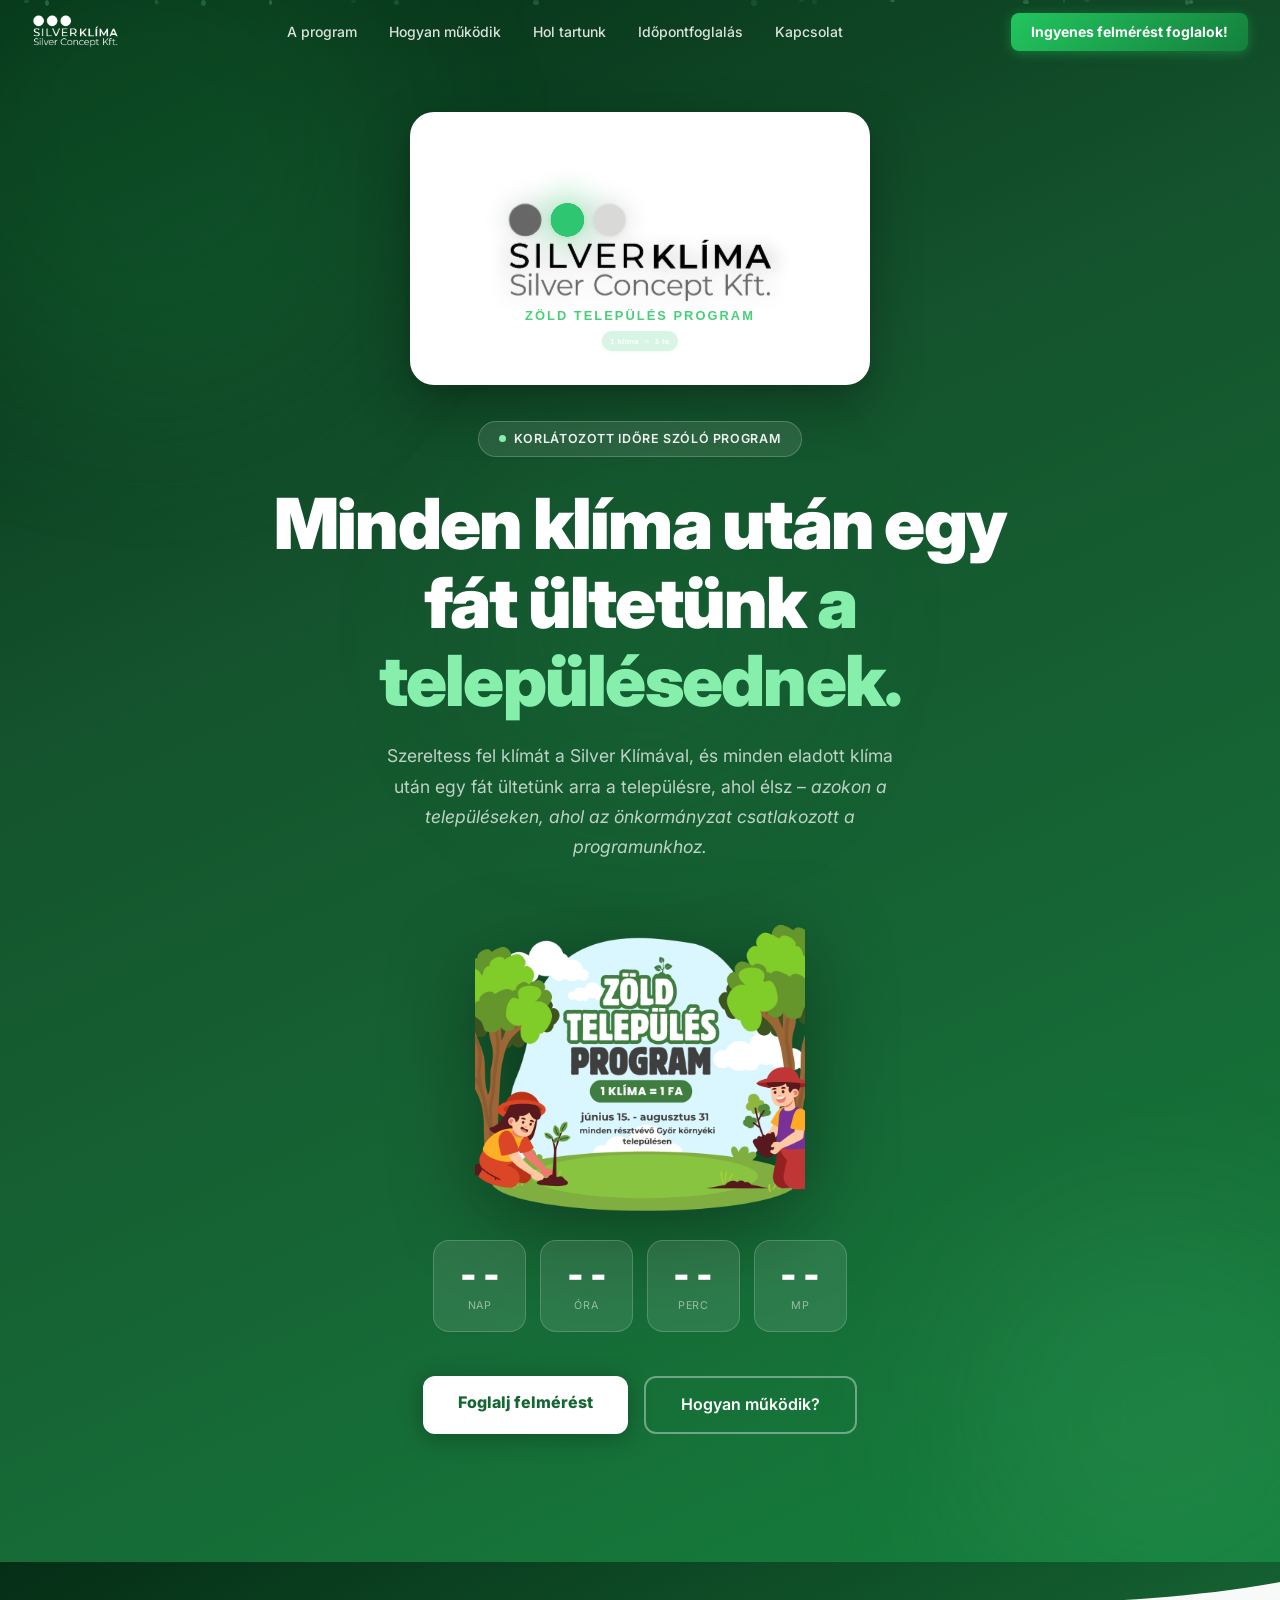
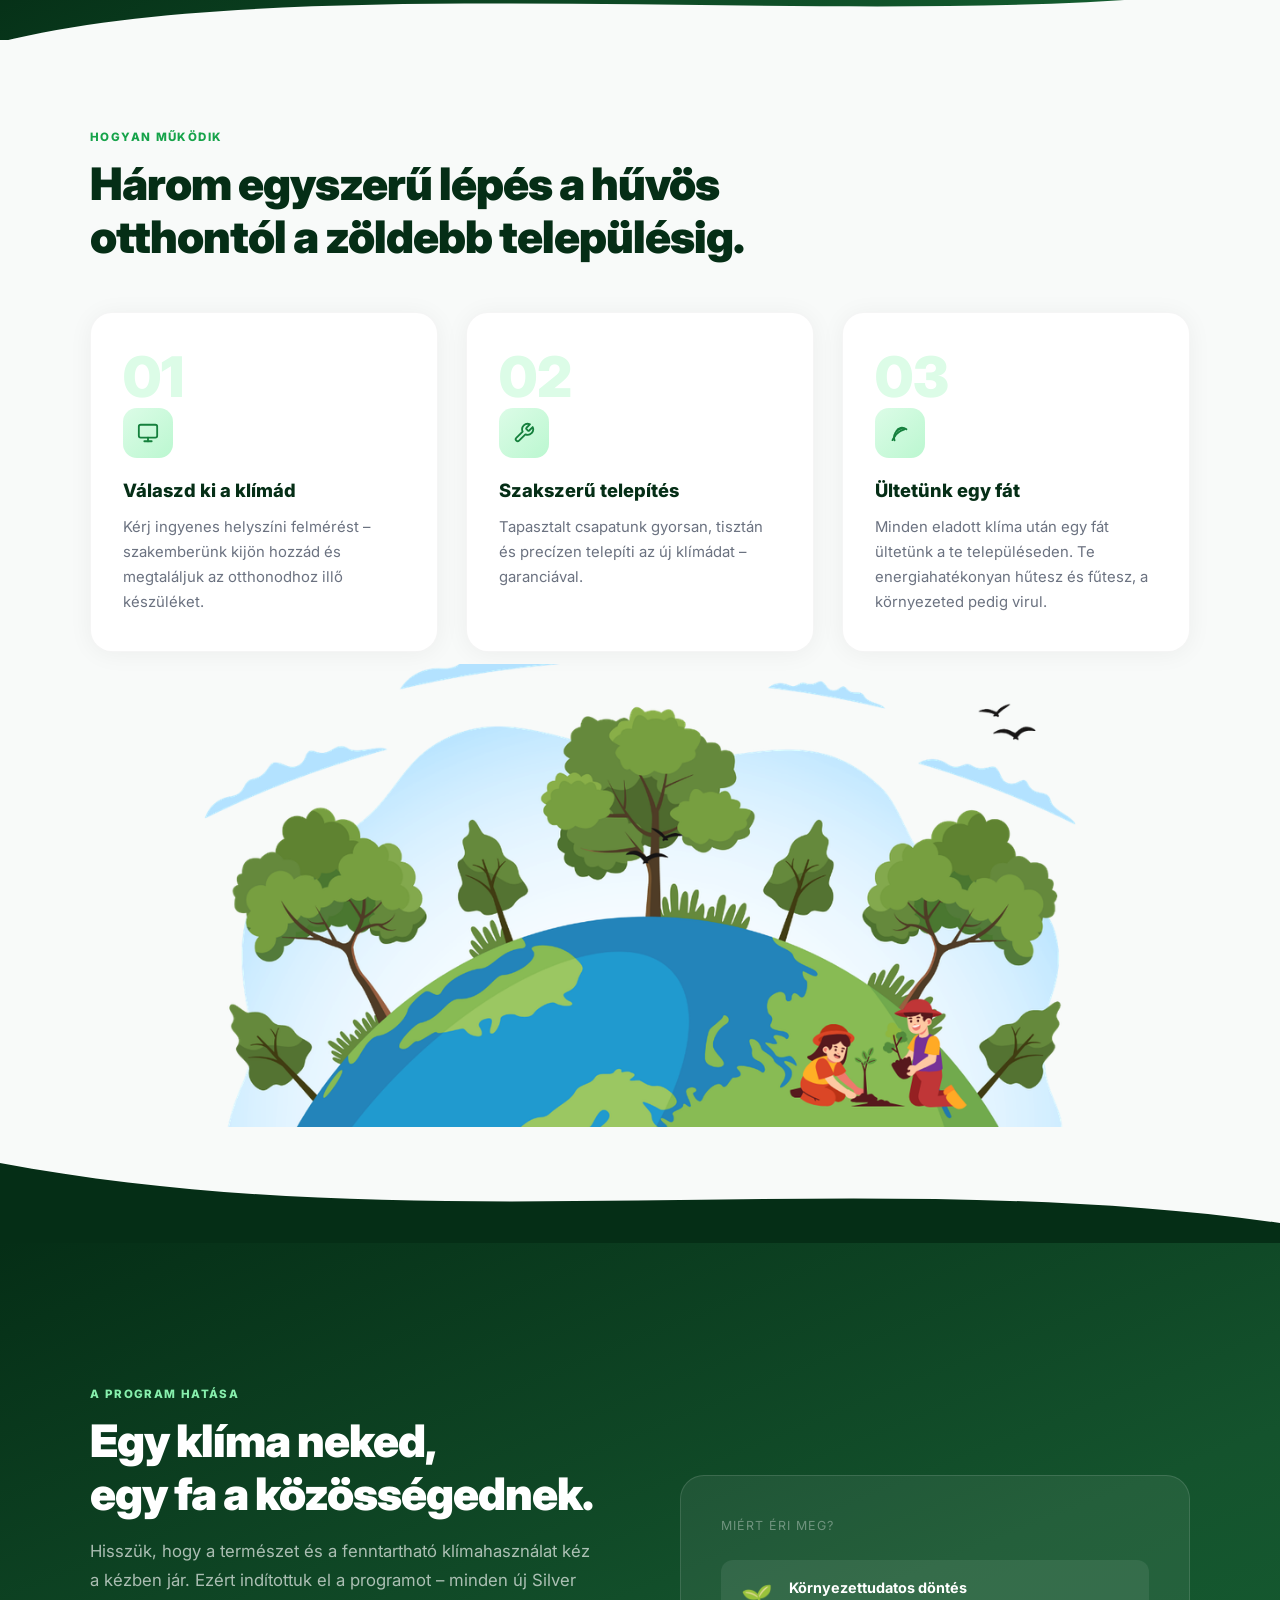
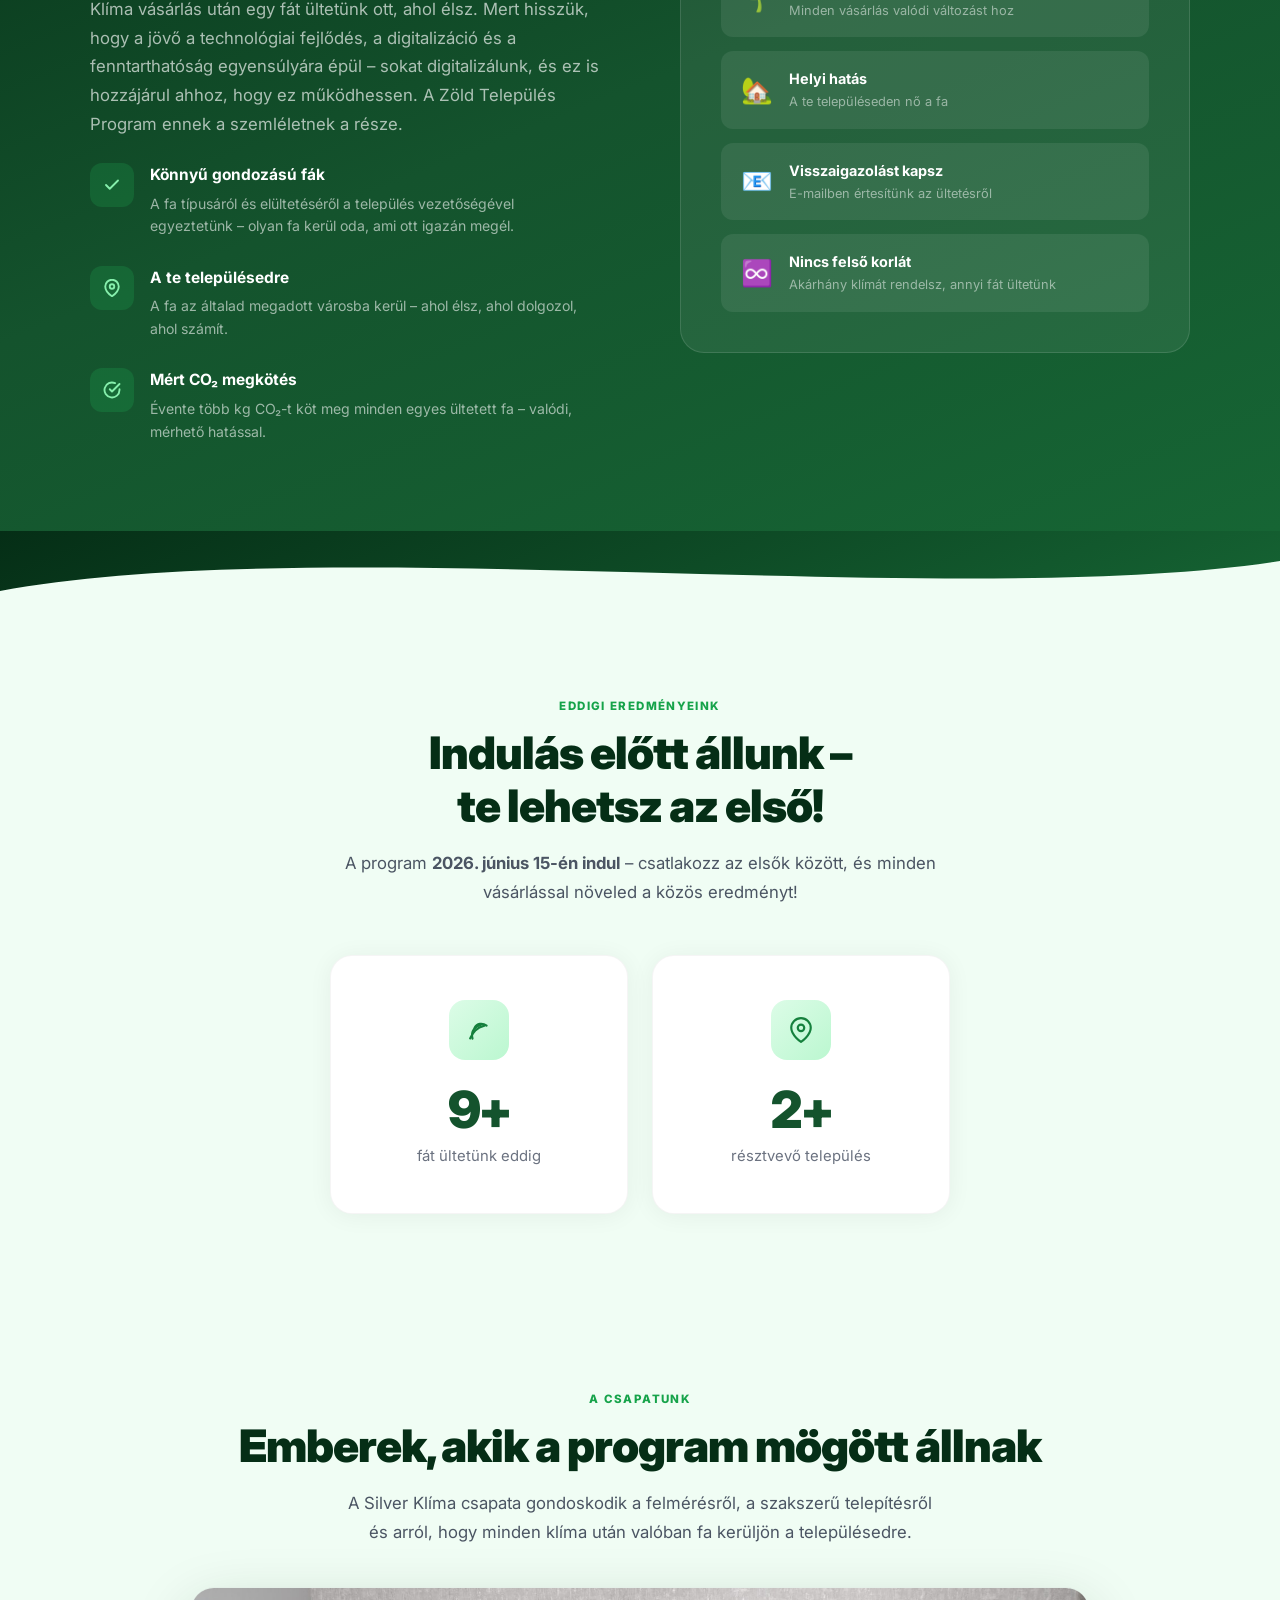
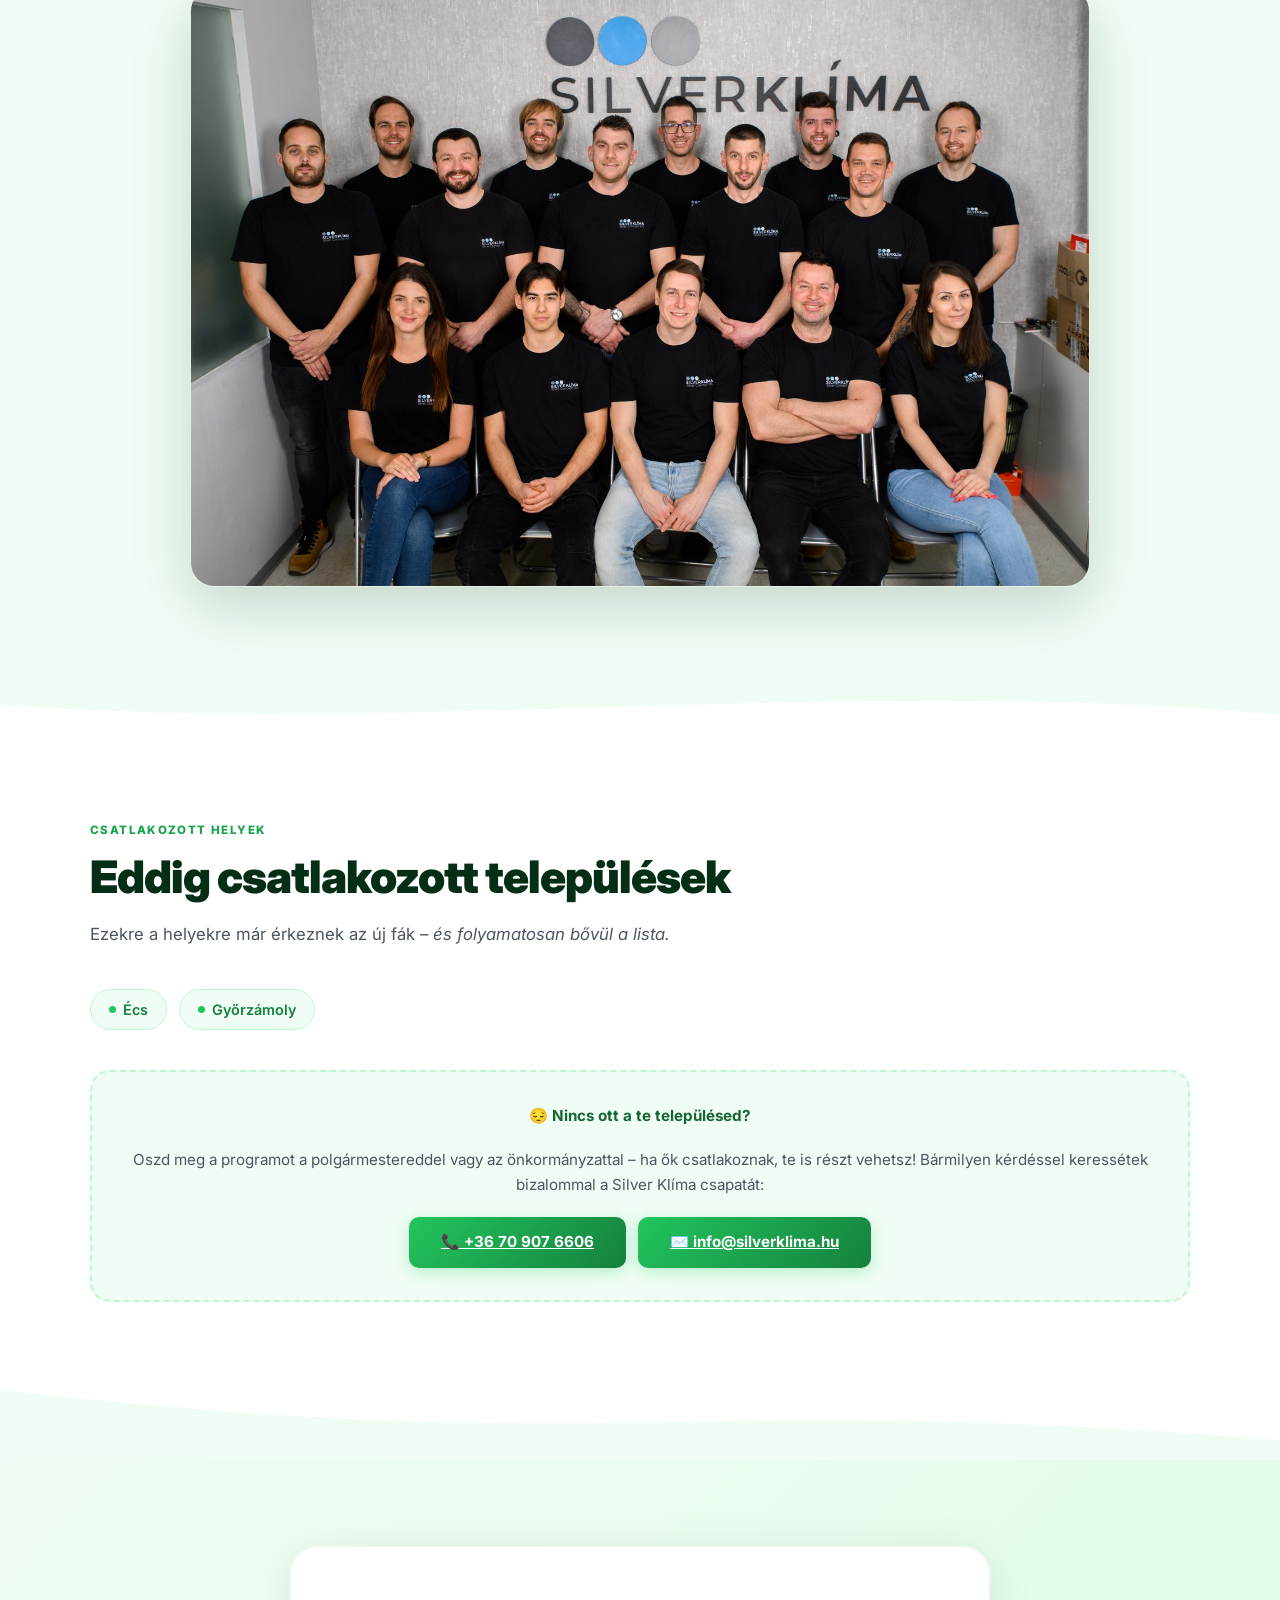
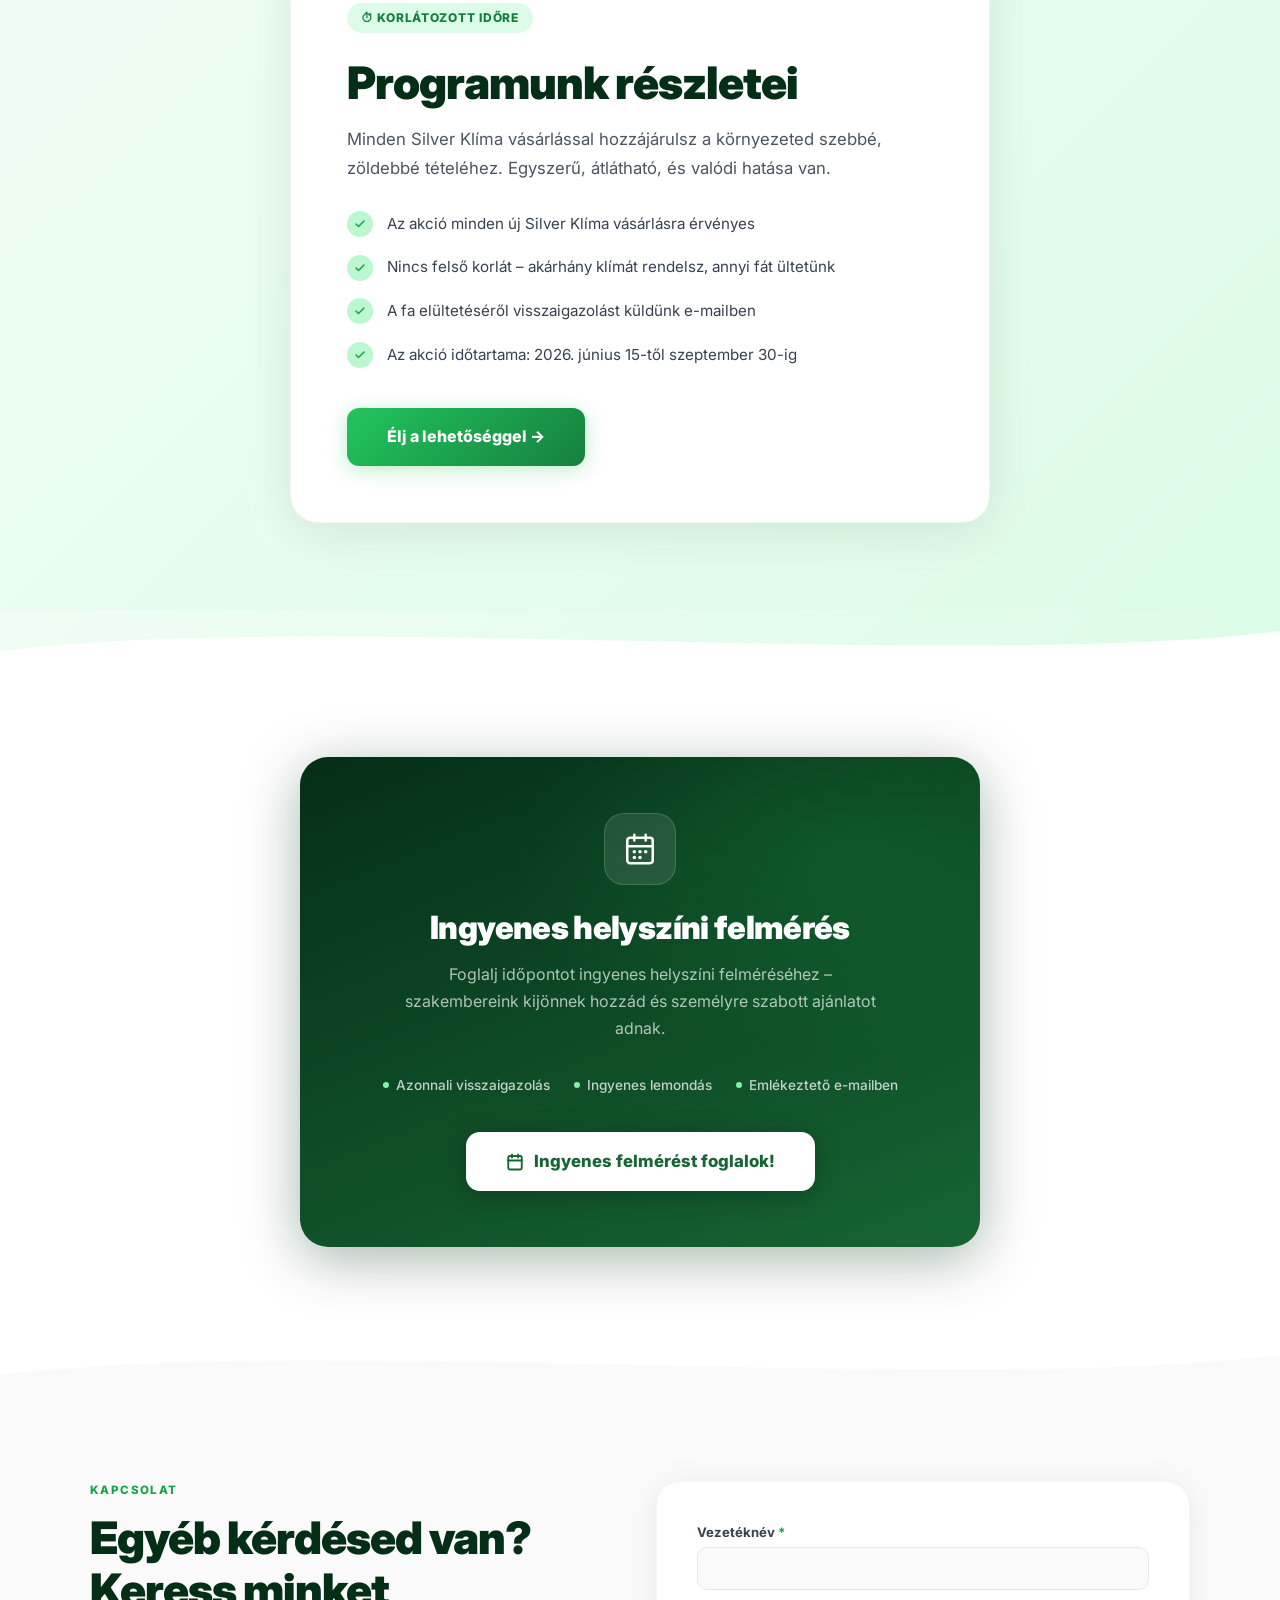
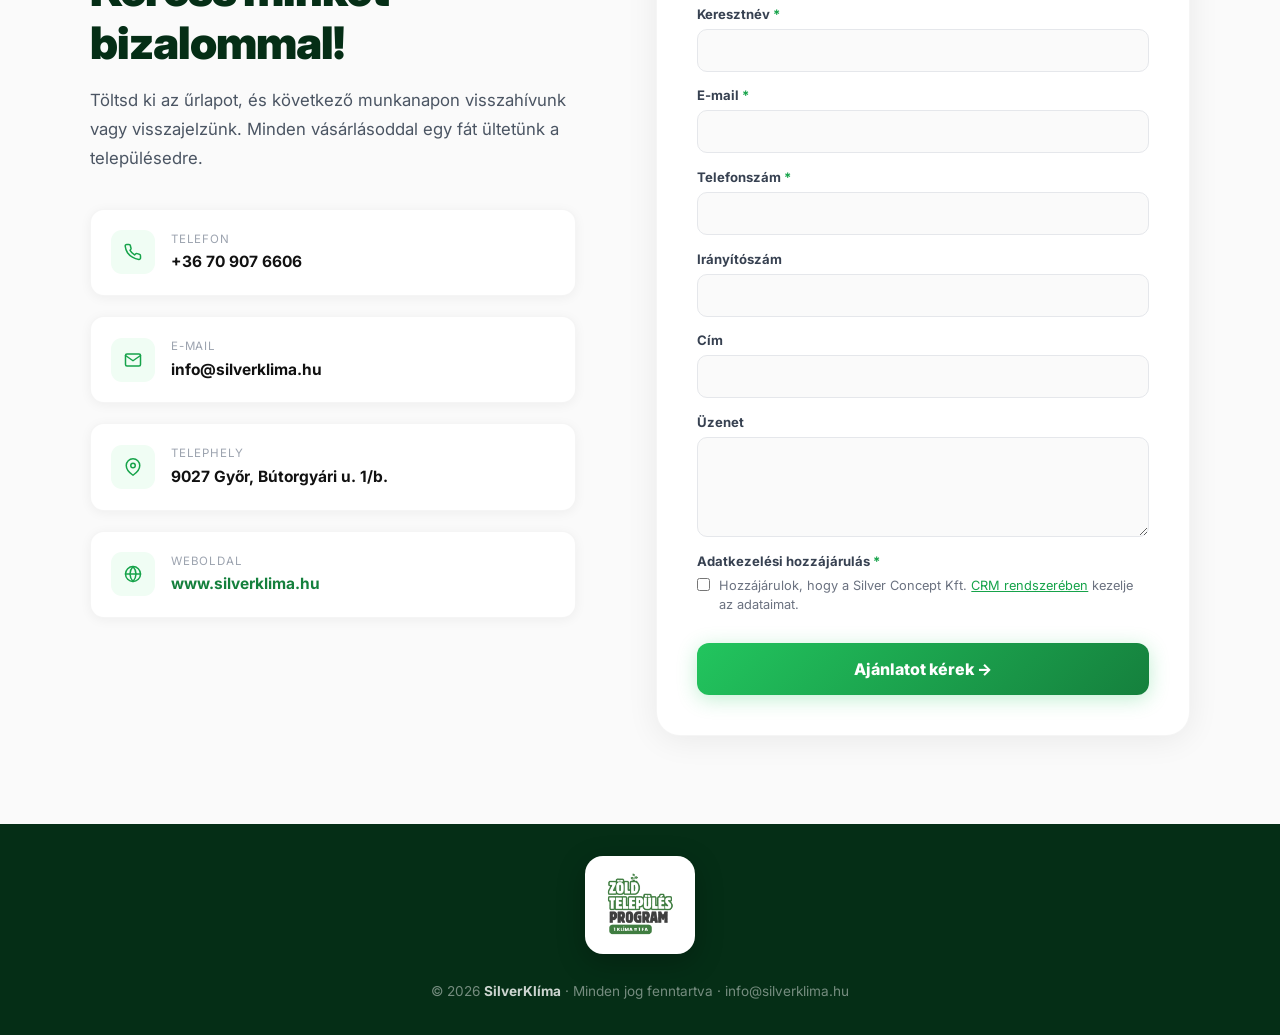
<file: index.html>
<!DOCTYPE html>
<html lang="hu">
<head>
    <meta charset="UTF-8">
    <meta property="og:url" content="https://zoldtelepules.hu">
    <meta name="description" content="Minden klíma után egy fát ültetünk a te településedre. SilverKlíma – Silver Concept Kft.">
    <meta name="viewport" content="width=device-width, initial-scale=1.0">
    <title>SilverKlíma | zoldtelepules.hu – Minden klíma után 1 fa a településednek</title>
    <link href="https://fonts.googleapis.com/css2?family=Inter:wght@300;400;500;600;700;800;900&display=swap" rel="stylesheet">
    <script async src="https://r3.minicrm.hu/api/minicrm.js?t=1777282066"></script>
    <link rel="stylesheet" href="https://r3.minicrm.hu/api/minicrm.css" />
    <style>
        *, *::before, *::after { box-sizing: border-box; margin: 0; padding: 0; }
        :root {
            --g50:#f0fdf4; --g100:#dcfce7; --g200:#bbf7d0;
            --g500:#22c55e; --g600:#16a34a; --g700:#15803d;
            --g800:#166534; --g900:#14532d; --g950:#052e16;
            --ease: cubic-bezier(.22,1,.36,1);
        }
        html { scroll-behavior: smooth; }
        body { font-family:'Inter',sans-serif; color:#1a1a1a; background:#fff; line-height:1.6; overflow-x:hidden; }

        /* ── SCROLL PROGRESS ── */
        #progress { position:fixed; top:0; left:0; height:3px; background:linear-gradient(90deg,var(--g500),var(--g300,#86efac)); z-index:200; width:0%; transition:width .1s; }

        /* ── NAV ── */
        nav {
            position:fixed; top:0; left:0; right:0; z-index:100;
            padding:0 2rem; height:64px;
            display:flex; align-items:center; justify-content:space-between;
            transition:background .4s var(--ease), box-shadow .4s var(--ease), backdrop-filter .4s;
        }
        nav.scrolled {
            background:rgba(255,255,255,0.97);
            backdrop-filter:blur(20px);
            box-shadow:0 1px 0 rgba(0,0,0,0.07);
        }
        .nav-logo {
            display:flex; align-items:center;
            text-decoration:none;
        }
        .nav-logo-img {
            height:36px; width:auto; max-width:150px;
            display:block; object-fit:contain;
            filter:brightness(0) invert(1);
            transition:filter .4s;
        }
        nav.scrolled .nav-logo-img { filter:none; }
        .nav-logo-x { color:var(--g400,#4ade80); font-style:normal; transition:color .4s; }
        nav.scrolled .nav-logo em { color:var(--g600); }
        .nav-links { display:flex; gap:2rem; list-style:none; }
        .nav-links a {
            color:rgba(255,255,255,0.85); text-decoration:none;
            font-size:.875rem; font-weight:500; transition:color .3s;
        }
        nav.scrolled .nav-links a { color:#4b5563; }
        .nav-links a:hover { color:white; }
        nav.scrolled .nav-links a:hover { color:var(--g600); }
        .nav-cta {
            background:linear-gradient(135deg,var(--g500),var(--g700));
            color:white; padding:.5rem 1.25rem; border-radius:8px;
            font-size:.875rem; font-weight:700; text-decoration:none;
            transition:opacity .2s, transform .2s, box-shadow .2s;
            box-shadow:0 2px 12px rgba(34,197,94,.4);
        }
        .nav-cta:hover { opacity:.9; transform:translateY(-1px); box-shadow:0 4px 20px rgba(34,197,94,.45); }

        /* Hamburger */
        .hamburger { display:none; flex-direction:column; gap:5px; cursor:pointer; padding:6px; border:none; background:none; }
        .hamburger span {
            display:block; width:24px; height:2px; border-radius:2px;
            background:white; transition:all .35s var(--ease);
        }
        nav.scrolled .hamburger span { background:var(--g900); }
        .hamburger.open span:nth-child(1) { transform:translateY(7px) rotate(45deg); }
        .hamburger.open span:nth-child(2) { opacity:0; transform:scaleX(0); }
        .hamburger.open span:nth-child(3) { transform:translateY(-7px) rotate(-45deg); }

        /* Mobile menu overlay */
        .mobile-menu {
            display:none; position:fixed; inset:0; z-index:99;
            background:var(--g950); flex-direction:column;
            align-items:center; justify-content:center; gap:2rem;
            opacity:0; transform:translateY(-20px);
            transition:opacity .4s var(--ease), transform .4s var(--ease);
        }
        .mobile-menu.open { opacity:1; transform:translateY(0); }
        .mobile-menu a {
            color:white; text-decoration:none; font-size:1.5rem; font-weight:700;
            opacity:0; transform:translateY(16px);
            transition:opacity .4s var(--ease), transform .4s var(--ease), color .2s;
        }
        .mobile-menu.open a { opacity:1; transform:translateY(0); }
        .mobile-menu.open a:nth-child(1){transition-delay:.05s}
        .mobile-menu.open a:nth-child(2){transition-delay:.1s}
        .mobile-menu.open a:nth-child(3){transition-delay:.15s}
        .mobile-menu.open a:nth-child(4){transition-delay:.2s}
        .mobile-menu.open a:nth-child(5){transition-delay:.25s}
        .mobile-menu a:hover { color:var(--g400,#4ade80); }
        .mobile-cta {
            background:linear-gradient(135deg,var(--g500),var(--g700)) !important;
            padding:.85rem 2.5rem; border-radius:12px; font-size:1rem !important;
        }

        /* ── HERO ── */
        .hero {
            min-height:100vh;
            background:linear-gradient(155deg,var(--g950) 0%,var(--g900) 35%,var(--g800) 65%,var(--g700) 100%);
            display:flex; align-items:center; justify-content:center;
            text-align:center; padding:7rem 1.5rem 8rem;
            position:relative; overflow:hidden;
        }

        /* Animated orbs */
        .hero-orb {
            position:absolute; border-radius:50%; filter:blur(80px);
            animation:orb-drift 8s ease-in-out infinite alternate;
        }
        .hero-orb-1 { width:500px; height:500px; background:rgba(34,197,94,.12); top:-100px; left:-100px; animation-delay:0s; }
        .hero-orb-2 { width:400px; height:400px; background:rgba(134,239,172,.08); bottom:-50px; right:-80px; animation-delay:-4s; }
        .hero-orb-3 { width:300px; height:300px; background:rgba(21,128,61,.15); top:40%; left:50%; transform:translate(-50%,-50%); animation-delay:-2s; }
        @keyframes orb-drift {
            from { transform:translate(0,0) scale(1); }
            to   { transform:translate(30px,20px) scale(1.08); }
        }
        .hero-orb-3 { animation-name:orb-center; }
        @keyframes orb-center {
            from { transform:translate(-50%,-50%) scale(1); }
            to   { transform:translate(-50%,-50%) scale(1.15); }
        }

        /* Floating particles */
        .particles { position:absolute; inset:0; overflow:hidden; pointer-events:none; }
        .particle {
            position:absolute; width:4px; height:4px; background:rgba(134,239,172,.35);
            border-radius:50%; animation:float-up linear infinite;
        }
        @keyframes float-up {
            0%   { transform:translateY(100vh) scale(0); opacity:0; }
            10%  { opacity:1; }
            90%  { opacity:.5; }
            100% { transform:translateY(-10vh) scale(1.5); opacity:0; }
        }

        .hero-content { position:relative; z-index:1; max-width:820px; }

        /* Animated logo card */
        .hero-anim-card {
            background:#ffffff; border-radius:24px; padding:1rem;
            max-width:460px; width:100%; margin:0 auto 2.25rem;
            box-shadow:0 20px 52px rgba(0,0,0,.28), 0 4px 14px rgba(0,0,0,.1);
        }
        .hero-anim-card > div { border-radius:16px; overflow:hidden; }
        @media (max-width:640px) {
            .hero-anim-card { max-width:94%; padding:.9rem; border-radius:22px; margin-bottom:1.75rem; }
        }

        /* Hero stagger-in on load */
        .hero-anim-card, .hero-badge, .hero h1, .hero-sub, .countdown, .hero-btns {
            opacity:0; transform:translateY(24px);
            animation:hero-in .8s var(--ease) forwards;
        }
        .hero-anim-card { animation-delay:0s; }
        .hero-badge { animation-delay:.1s; }
        .hero h1    { animation-delay:.25s; }
        .hero-sub   { animation-delay:.4s; }
        .countdown  { animation-delay:.55s; }
        .hero-btns  { animation-delay:.7s; }
        @keyframes hero-in {
            to { opacity:1; transform:translateY(0); }
        }

        .hero-badge {
            display:inline-flex; align-items:center; gap:8px;
            background:rgba(255,255,255,.1); backdrop-filter:blur(10px);
            border:1px solid rgba(255,255,255,.2);
            color:rgba(255,255,255,.92); padding:7px 20px; border-radius:100px;
            font-size:.78rem; font-weight:600; letter-spacing:.05em;
            text-transform:uppercase; margin-bottom:1.75rem;
        }
        .pulse { width:7px; height:7px; background:#86efac; border-radius:50%; animation:pulse 2s infinite; flex-shrink:0; }
        @keyframes pulse { 0%,100%{opacity:1;transform:scale(1)} 50%{opacity:.3;transform:scale(1.8)} }

        .hero h1 {
            font-size:clamp(2.2rem,5.5vw,4.4rem); font-weight:900; color:white;
            line-height:1.12; letter-spacing:-.025em; margin-bottom:1.25rem;
        }
        .hero h1 em { color:#86efac; font-style:normal; }
        .hero-sub {
            color:rgba(255,255,255,.72); font-size:1.1rem;
            max-width:540px; margin:0 auto 2.75rem; line-height:1.72;
        }

        /* Countdown */
        .countdown { display:flex; gap:.875rem; justify-content:center; margin-bottom:2.75rem; flex-wrap:wrap; }
        .cd-item {
            background:rgba(255,255,255,.1); backdrop-filter:blur(10px);
            border:1px solid rgba(255,255,255,.18); border-radius:16px;
            padding:1rem 1.4rem; min-width:78px; text-align:center;
            transition:background .3s, transform .3s;
        }
        .cd-item:hover { background:rgba(255,255,255,.16); transform:translateY(-3px); }
        .cd-num {
            font-size:2.2rem; font-weight:900; color:white; line-height:1;
            display:block; font-variant-numeric:tabular-nums;
        }
        .cd-lbl { font-size:.67rem; color:rgba(255,255,255,.5); text-transform:uppercase; letter-spacing:.07em; margin-top:5px; display:block; }

        .hero-btns { display:flex; gap:1rem; justify-content:center; flex-wrap:wrap; }
        .btn-white {
            background:white; color:var(--g800); padding:.9rem 2.2rem; border-radius:12px;
            font-size:1rem; font-weight:800; text-decoration:none;
            transition:all .25s var(--ease); box-shadow:0 4px 24px rgba(0,0,0,.28);
        }
        .btn-white:hover { transform:translateY(-3px); box-shadow:0 12px 36px rgba(0,0,0,.32); }
        .btn-ghost {
            background:transparent; color:white; padding:.9rem 2.2rem; border-radius:12px;
            font-size:1rem; font-weight:600; text-decoration:none;
            border:2px solid rgba(255,255,255,.38); transition:all .25s var(--ease);
        }
        .btn-ghost:hover { background:rgba(255,255,255,.12); border-color:rgba(255,255,255,.75); transform:translateY(-2px); }

        /* ── WAVE DIVIDERS ── */
        .wave { display:block; width:100%; overflow:hidden; line-height:0; }
        .wave svg { display:block; width:100%; }

        /* ── SECTIONS ── */
        .section { padding:5.5rem 1.5rem; }
        .section-inner { max-width:1100px; margin:0 auto; }
        .tag { font-size:.72rem; font-weight:800; text-transform:uppercase; letter-spacing:.12em; color:var(--g600); margin-bottom:.75rem; display:block; }
        .title { font-size:clamp(1.8rem,3.5vw,2.8rem); font-weight:900; color:var(--g950); line-height:1.18; letter-spacing:-.022em; margin-bottom:1rem; }
        .sub { color:#4b5563; font-size:1.05rem; line-height:1.72; max-width:600px; }

        /* ── HOW ── */
        .how-section { background:#f8faf9; padding-bottom:2.25rem; }

        .hero-poster { margin:1.85rem auto .25rem; max-width:330px; }
        .hero-poster img { width:100%; height:auto; display:block; filter:drop-shadow(0 18px 44px rgba(0,0,0,.4)); }
        .how-illustration { max-width:880px; margin:.75rem auto 0; }
        .how-illustration img { width:100%; height:auto; display:block; }
        .footer-logo { display:inline-block; background:#fff; border-radius:18px; padding:14px 20px; margin-bottom:1.25rem; box-shadow:0 8px 28px rgba(0,0,0,.25); }
        .footer-logo img { height:70px; width:auto; display:block; }
        @media (max-width:560px){ .hero-poster{ max-width:260px } .footer-logo img{ height:56px } }
        .steps { display:grid; grid-template-columns:repeat(3,1fr); gap:1.75rem; margin-top:3rem; }
        .step-card {
            background:white; border-radius:22px; padding:2.25rem 2rem;
            box-shadow:0 2px 24px rgba(0,0,0,.05);
            transition:transform .4s var(--ease), box-shadow .4s var(--ease);
            border:1px solid rgba(0,0,0,.04); position:relative; overflow:hidden;
        }
        .step-card::after {
            content:''; position:absolute; inset:0;
            background:linear-gradient(135deg,rgba(34,197,94,.04),transparent);
            opacity:0; transition:opacity .4s;
        }
        .step-card:hover { transform:translateY(-8px); box-shadow:0 20px 52px rgba(0,0,0,.1); }
        .step-card:hover::after { opacity:1; }
        .step-num { font-size:3.5rem; font-weight:900; color:var(--g100); line-height:1; margin-bottom:.2rem; }
        .step-icon {
            width:50px; height:50px; background:linear-gradient(135deg,var(--g100),var(--g200));
            border-radius:14px; display:flex; align-items:center; justify-content:center;
            color:var(--g700); margin-bottom:1.1rem; transition:transform .3s;
        }
        .step-card:hover .step-icon { transform:scale(1.1) rotate(-5deg); }
        .step-card h3 { font-size:1.15rem; font-weight:800; color:var(--g950); margin-bottom:.6rem; }
        .step-card p { color:#6b7280; font-size:.93rem; line-height:1.68; }

        /* ── PROGRAM ── */
        .program-section { background:linear-gradient(158deg,var(--g950) 0%,var(--g900) 50%,var(--g800) 100%); }
        .program-grid { display:grid; grid-template-columns:1fr 1fr; gap:5rem; align-items:center; margin-top:3.5rem; }
        .prog-features { display:flex; flex-direction:column; gap:1.75rem; margin-top:1.5rem; }
        .prog-feat { display:flex; gap:1rem; align-items:flex-start; }
        .feat-icon {
            width:44px; height:44px; flex-shrink:0;
            background:rgba(34,197,94,.18); border-radius:12px;
            display:flex; align-items:center; justify-content:center; color:#86efac;
            transition:background .3s, transform .3s;
        }
        .feat-icon svg { width:18px; height:18px; }
        .prog-feat:hover .feat-icon { background:rgba(34,197,94,.3); transform:scale(1.1); }
        .feat-text h4 { font-weight:700; color:white; margin-bottom:.3rem; font-size:.97rem; }
        .feat-text p { color:rgba(255,255,255,.58); font-size:.88rem; line-height:1.6; }
        .prog-card {
            background:rgba(255,255,255,.07); border:1px solid rgba(255,255,255,.12);
            border-radius:24px; padding:2.5rem;
            transition:background .3s;
        }
        .prog-card:hover { background:rgba(255,255,255,.1); }
        .prog-card-item {
            background:rgba(255,255,255,.08); border-radius:12px;
            padding:1rem 1.25rem; display:flex; align-items:center; gap:1rem;
            margin-bottom:.875rem; transition:background .3s, transform .25s var(--ease);
        }
        .prog-card-item:last-child { margin-bottom:0; }
        .prog-card-item:hover { background:rgba(255,255,255,.14); transform:translateX(4px); }
        .prog-card-item span:first-child { font-size:1.6rem; }
        .prog-card-item-t { font-weight:700; color:white; font-size:.9rem; margin-bottom:2px; }
        .prog-card-item-s { color:rgba(255,255,255,.5); font-size:.8rem; }

        /* ── STATS ── */
        .stats-section { background:var(--g50); }

        .team-photo { max-width:900px; margin:0 auto; border-radius:24px; overflow:hidden; box-shadow:0 20px 60px rgba(5,46,22,.18); border:1px solid rgba(0,0,0,.05); line-height:0; }
        .team-photo img { width:100%; height:auto; display:block; }
        .stats-grid { display:grid; grid-template-columns:repeat(2,1fr); gap:1.5rem; margin:3rem auto 0; max-width:620px; }
        .stat-card {
            background:white; border-radius:22px; padding:2.75rem 2rem; text-align:center;
            box-shadow:0 2px 24px rgba(0,0,0,.055); border:1px solid rgba(0,0,0,.04);
            transition:transform .4s var(--ease), box-shadow .4s;
        }
        .stat-card:hover { transform:translateY(-6px); box-shadow:0 16px 48px rgba(0,0,0,.1); }
        .stat-icon {
            width:60px; height:60px; background:linear-gradient(135deg,var(--g100),var(--g200));
            border-radius:16px; display:flex; align-items:center; justify-content:center;
            color:var(--g700); margin:0 auto 1.5rem; transition:transform .3s;
        }
        .stat-icon svg { width:26px; height:26px; }
        .stat-card:hover .stat-icon { transform:scale(1.1) rotate(5deg); }
        .stat-num {
            font-size:3.2rem; font-weight:900; color:var(--g900); line-height:1;
            display:block; margin-bottom:.5rem; letter-spacing:-.03em;
            font-variant-numeric:tabular-nums;
        }
        .stat-lbl { color:#6b7280; font-size:.93rem; }

        /* ── CITIES ── */
        .cities-section { background:white; }
        .cities-wrap { display:flex; flex-wrap:wrap; gap:.75rem; margin-top:2.5rem; }
        .city-tag {
            display:flex; align-items:center; gap:7px;
            background:var(--g50); border:1.5px solid var(--g200);
            color:var(--g700); padding:8px 18px; border-radius:100px;
            font-size:.9rem; font-weight:600; cursor:default;
            opacity:0; transform:translateY(12px) scale(.95);
            transition:background .25s, border-color .25s, transform .25s var(--ease), opacity .4s var(--ease);
        }
        .city-tag.visible { opacity:1; transform:translateY(0) scale(1); }
        .city-tag:hover { background:var(--g100); border-color:var(--g500); transform:translateY(-2px) scale(1.03); }
        a.city-tag { text-decoration:none; cursor:pointer; }
        .city-dot { width:7px; height:7px; background:var(--g500); border-radius:50%; flex-shrink:0; animation:pulse 3s infinite; }

        /* ── MAYOR CTA ── */
        .mayor-cta {
            margin-top:2.5rem; border:2px dashed var(--g200);
            border-radius:20px; padding:2rem; text-align:center;
            background:var(--g50); transition:border-color .3s, background .3s;
        }
        .mayor-cta:hover { border-color:var(--g400,#4ade80); background:var(--g100); }
        .mayor-cta p { color:#4b5563; font-size:.95rem; margin-bottom:1.25rem; }
        .mayor-cta p strong { color:var(--g800); }
        .mayor-form { display:none; margin-top:1.25rem; }
        .mayor-form.open { display:block; }
        .mayor-row { display:grid; grid-template-columns:1fr 1fr; gap:.75rem; margin-bottom:.75rem; }
        @media(max-width:540px){ .mayor-row { grid-template-columns:1fr; } }
        .mayor-input {
            border:1.5px solid #e5e7eb; border-radius:10px;
            padding:.7rem 1rem; font-size:.9rem; font-family:'Inter',sans-serif;
            color:#111; background:white; outline:none; width:100%;
            transition:border-color .2s, box-shadow .2s;
        }
        .mayor-input:focus { border-color:var(--g500); box-shadow:0 0 0 3px rgba(34,197,94,.12); }
        .btn-mayor {
            background:linear-gradient(135deg,var(--g500),var(--g700));
            color:white; border:none; padding:.85rem 2rem; border-radius:10px;
            font-size:.95rem; font-weight:700; cursor:pointer; font-family:'Inter',sans-serif;
            transition:all .25s var(--ease); box-shadow:0 4px 16px rgba(34,197,94,.28);
        }
        .btn-mayor:hover { transform:translateY(-2px); box-shadow:0 8px 24px rgba(34,197,94,.38); }
        .btn-toggle-mayor {
            background:white; color:var(--g700); border:2px solid var(--g300,#86efac);
            padding:.7rem 1.75rem; border-radius:10px; font-size:.9rem; font-weight:700;
            cursor:pointer; font-family:'Inter',sans-serif; transition:all .25s;
        }
        .btn-toggle-mayor:hover { background:var(--g100); border-color:var(--g500); }

        /* ── DETAILS ── */
        .details-section { background:linear-gradient(135deg,var(--g50) 0%,var(--g100) 100%); }
        .details-card {
            background:white; border-radius:28px; padding:3.5rem;
            box-shadow:0 8px 48px rgba(0,0,0,.09); max-width:700px; margin:0 auto;
            border:1px solid rgba(0,0,0,.04);
        }
        .limited-badge {
            display:inline-flex; align-items:center; gap:6px;
            background:var(--g100); color:var(--g700);
            padding:5px 14px; border-radius:100px;
            font-size:.75rem; font-weight:800; letter-spacing:.06em;
            text-transform:uppercase; margin-bottom:1.5rem;
        }
        .detail-list { list-style:none; margin:1.75rem 0 2.5rem; display:flex; flex-direction:column; gap:1.1rem; }
        .detail-item {
            display:flex; align-items:center; gap:.875rem;
            color:#374151; font-size:.95rem; line-height:1.5;
            opacity:0; transform:translateX(-16px);
            transition:opacity .5s var(--ease), transform .5s var(--ease);
        }
        .detail-item.visible { opacity:1; transform:translateX(0); }
        .detail-item:nth-child(1){transition-delay:.05s}
        .detail-item:nth-child(2){transition-delay:.12s}
        .detail-item:nth-child(3){transition-delay:.19s}
        .detail-item:nth-child(4){transition-delay:.26s}
        .detail-check {
            width:26px; height:26px; flex-shrink:0;
            background:var(--g100); border-radius:50%;
            display:flex; align-items:center; justify-content:center; transition:background .3s;
        }
        .detail-item.visible .detail-check { background:var(--g200); }
        .detail-check svg { width:12px; height:12px; color:var(--g600); }
        .btn-green {
            display:inline-block;
            background:linear-gradient(135deg,var(--g500),var(--g700));
            color:white; padding:1rem 2.5rem; border-radius:12px;
            font-size:1rem; font-weight:800; text-decoration:none;
            transition:all .25s var(--ease); box-shadow:0 4px 20px rgba(34,197,94,.3);
        }
        .btn-green:hover { transform:translateY(-3px); box-shadow:0 10px 36px rgba(34,197,94,.42); }

        /* ── BOOKING ── */
        .booking-section { background:#fff; }
        .booking-card {
            max-width:680px; margin:0 auto;
            background:linear-gradient(158deg,var(--g950) 0%,var(--g800) 100%);
            border-radius:28px; padding:3.5rem;
            text-align:center; position:relative; overflow:hidden;
            box-shadow:0 12px 56px rgba(5,46,22,.35);
        }
        .booking-card::before {
            content:''; position:absolute; inset:0;
            background:radial-gradient(ellipse 70% 60% at 80% 20%, rgba(34,197,94,.15) 0%, transparent 70%);
        }
        .booking-card > * { position:relative; z-index:1; }
        .booking-icon {
            width:72px; height:72px; margin:0 auto 1.5rem;
            background:rgba(255,255,255,.1); border-radius:20px;
            display:flex; align-items:center; justify-content:center;
            border:1px solid rgba(255,255,255,.15);
        }
        .booking-card h3 {
            font-size:clamp(1.5rem,3vw,2rem); font-weight:900;
            color:white; line-height:1.2; margin-bottom:.875rem; letter-spacing:-.02em;
        }
        .booking-card p {
            color:rgba(255,255,255,.68); font-size:1rem; line-height:1.7;
            max-width:480px; margin:0 auto 2rem;
        }
        .booking-features {
            display:flex; justify-content:center; gap:1.5rem;
            flex-wrap:wrap; margin-bottom:2.25rem;
        }
        .booking-feat {
            display:flex; align-items:center; gap:7px;
            color:rgba(255,255,255,.75); font-size:.85rem; font-weight:500;
        }
        .booking-feat-dot { width:6px; height:6px; background:#86efac; border-radius:50%; flex-shrink:0; }
        .btn-booking {
            display:inline-flex; align-items:center; gap:10px;
            background:white; color:var(--g800);
            padding:1rem 2.5rem; border-radius:14px;
            font-size:1.05rem; font-weight:800; text-decoration:none;
            transition:all .25s var(--ease); box-shadow:0 4px 24px rgba(0,0,0,.25);
        }
        .btn-booking:hover { transform:translateY(-3px); box-shadow:0 12px 36px rgba(0,0,0,.3); }
        .btn-booking svg { width:18px; height:18px; flex-shrink:0; }

        /* ── CONTACT ── */
        .contact-section { background:#fafafa; }
        .contact-grid { display:grid; grid-template-columns:1fr 1.1fr; gap:5rem; align-items:start; }
        .contact-info { display:flex; flex-direction:column; gap:1.25rem; margin-top:2.25rem; }
        .ci {
            display:flex; align-items:center; gap:1rem;
            padding:1.25rem; background:white; border-radius:14px;
            box-shadow:0 2px 12px rgba(0,0,0,.05); border:1px solid rgba(0,0,0,.04);
            transition:transform .3s var(--ease), box-shadow .3s;
        }
        .ci:hover { transform:translateX(5px); box-shadow:0 4px 20px rgba(0,0,0,.08); }
        .ci-icon {
            width:44px; height:44px; flex-shrink:0;
            background:var(--g50); border-radius:11px;
            display:flex; align-items:center; justify-content:center; color:var(--g600);
        }
        .ci-icon svg { width:18px; height:18px; }
        .ci-lbl { font-size:.72rem; color:#9ca3af; text-transform:uppercase; letter-spacing:.07em; margin-bottom:2px; }
        .ci-val { font-weight:700; color:#111; font-size:.97rem; }
        .contact-form {
            background:white; border-radius:24px; padding:2.5rem;
            box-shadow:0 4px 32px rgba(0,0,0,.07); border:1px solid rgba(0,0,0,.04);
        }
        .form-row { display:grid; grid-template-columns:1fr 1fr; gap:1rem; }
        .fg { display:flex; flex-direction:column; gap:5px; margin-bottom:1rem; }
        .fg.full { grid-column:1/-1; }
        .fl { font-size:.82rem; font-weight:700; color:#374151; }
        .fi,.fta {
            border:1.5px solid #e5e7eb; border-radius:10px;
            padding:.75rem 1rem; font-size:.95rem; font-family:inherit;
            color:#111; outline:none; background:#fafafa;
            transition:border-color .25s, box-shadow .25s, background .25s;
        }
        .fi:focus,.fta:focus { border-color:var(--g500); background:white; box-shadow:0 0 0 3px rgba(34,197,94,.12); }
        .fta { resize:vertical; min-height:120px; }
        .btn-submit {
            width:100%; background:linear-gradient(135deg,var(--g500),var(--g700));
            color:white; border:none; padding:1rem; border-radius:12px;
            font-size:1rem; font-weight:800; cursor:pointer; font-family:inherit;
            transition:all .25s var(--ease); box-shadow:0 4px 20px rgba(34,197,94,.28); margin-top:.5rem;
        }
        .btn-submit:hover { transform:translateY(-2px); box-shadow:0 8px 28px rgba(34,197,94,.4); }
        .btn-submit:disabled { opacity:.8; transform:none; cursor:default; }

        /* ── MINICRM FORM OVERRIDE ── */
        .contact-form form.TurnKeyCRM,
        .contact-form form.TurnKeyCRM * { box-sizing:border-box !important; }
        .contact-form form.TurnKeyCRM { font-family:'Inter',sans-serif !important; width:100% !important; max-width:100% !important; text-align:left !important; }
        .contact-form form.TurnKeyCRM fieldset { background:transparent !important; border:none !important; padding:0 !important; margin:0 0 .5rem !important; float:none !important; width:100% !important; min-width:0 !important; }
        .contact-form form.TurnKeyCRM legend { display:none !important; }
        .contact-form form.TurnKeyCRM .InputBlock { float:none !important; width:100% !important; clear:both !important; margin:0 0 .85rem !important; padding:0 !important; display:block !important; text-align:left !important; }
        .contact-form form.TurnKeyCRM label { float:none !important; width:auto !important; display:block !important; font-size:.82rem !important; font-weight:700 !important; color:#374151 !important; font-family:'Inter',sans-serif !important; margin-bottom:4px !important; padding:0 !important; white-space:normal !important; text-align:left !important; }
        .contact-form form.TurnKeyCRM label.Required::after { content:' *'; color:var(--g600); }
        .contact-form form.TurnKeyCRM input[type='text'],
        .contact-form form.TurnKeyCRM textarea,
        .contact-form form.TurnKeyCRM select {
            float:none !important; display:block !important; width:100% !important;
            border:1.5px solid #e5e7eb !important; border-radius:10px !important;
            padding:.72rem 1rem !important; font-size:.93rem !important;
            font-family:'Inter',sans-serif !important; color:#111 !important;
            background:#fafafa !important; outline:none !important;
            margin:0 !important; -webkit-appearance:none !important;
        }
        .contact-form form.TurnKeyCRM input[type='text']:focus,
        .contact-form form.TurnKeyCRM textarea:focus { border-color:var(--g500) !important; background:white !important; box-shadow:0 0 0 3px rgba(34,197,94,.12) !important; }
        .contact-form form.TurnKeyCRM textarea { min-height:100px !important; resize:vertical !important; }
        .contact-form form.TurnKeyCRM .SetLabel { display:flex !important; float:none !important; align-items:flex-start !important; gap:.6rem !important; width:100% !important; }
        .contact-form form.TurnKeyCRM .CheckBoxLabel { font-size:.8rem !important; color:#6b7280 !important; font-weight:400 !important; line-height:1.5 !important; white-space:normal !important; }
        .contact-form form.TurnKeyCRM .CheckBoxLabel a { color:var(--g600) !important; }
        .contact-form form.TurnKeyCRM input[type='checkbox'] { flex-shrink:0 !important; margin-top:2px !important; }
        .contact-form form.TurnKeyCRM input[type='Submit'] {
            float:none !important; display:block !important; width:100% !important;
            margin:1rem 0 0 !important; padding:1rem !important; border:none !important;
            border-radius:12px !important; font-size:1rem !important; font-weight:800 !important;
            font-family:'Inter',sans-serif !important; cursor:pointer !important;
            background:linear-gradient(135deg,var(--g500),var(--g700)) !important;
            color:white !important; box-shadow:0 4px 20px rgba(34,197,94,.28) !important;
        }
        .contact-form form.TurnKeyCRM input[type='Submit']:hover { opacity:.9 !important; }
        .contact-form form.TurnKeyCRM .Response[style*="display: none"],
        .contact-form form.TurnKeyCRM .Response[style*="display:none"] { display:none !important; }
        .contact-form form.TurnKeyCRM .Response { background:var(--g50) !important; border-radius:12px !important; padding:1rem !important; color:var(--g800) !important; font-weight:600 !important; border:1.5px solid var(--g200) !important; margin-top:1rem !important; }
        .contact-form form.TurnKeyCRM .webform-footer { display:none !important; }

        /* ── FOOTER ── */
        footer {
            background:var(--g950); color:rgba(255,255,255,.45);
            text-align:center; padding:2rem 1.5rem; font-size:.85rem;
        }
        footer strong { color:rgba(255,255,255,.8); }
        footer a { color:rgba(255,255,255,.45); text-decoration:none; transition:color .2s; }
        footer a:hover { color:rgba(255,255,255,.8); }

        /* ── FADE-UP base ── */
        .fade-up {
            opacity:0; transform:translateY(30px);
            transition:opacity .7s var(--ease), transform .7s var(--ease);
        }
        .fade-up.visible { opacity:1; transform:translateY(0); }
        .fade-left {
            opacity:0; transform:translateX(-30px);
            transition:opacity .7s var(--ease), transform .7s var(--ease);
        }
        .fade-left.visible { opacity:1; transform:translateX(0); }
        .fade-right {
            opacity:0; transform:translateX(30px);
            transition:opacity .7s var(--ease), transform .7s var(--ease);
        }
        .fade-right.visible { opacity:1; transform:translateX(0); }

        /* ── RESPONSIVE ── */
        @media (max-width:900px) {
            .steps { grid-template-columns:1fr 1fr; }
            .stats-grid { grid-template-columns:1fr 1fr; }
            .program-grid,.contact-grid { grid-template-columns:1fr; gap:2.5rem; }
            .steps .step-card:last-child { grid-column:1/-1; }
        }
        @media (max-width:640px) {
            .nav-links,.nav-cta { display:none; }
            .hamburger { display:flex; }
            .mobile-menu { display:flex; }
            .steps { grid-template-columns:1fr; }
            .steps .step-card:last-child { grid-column:auto; }
            .stats-grid { grid-template-columns:1fr; }
            .form-row { grid-template-columns:1fr; }
            .countdown { gap:.5rem; }
            .cd-item { padding:.75rem .9rem; min-width:65px; }
            .cd-num { font-size:1.7rem; }
            .details-card { padding:2rem 1.25rem; }
            .contact-form { padding:1.75rem 1.25rem; }
            .section { padding:4rem 1.25rem; }
            .hero { padding:6rem 1.25rem 7rem; }
        }
    </style>
</head>
<body>

<!-- SCROLL PROGRESS -->
<div id="progress"></div>

<!-- MOBILE MENU -->
<div class="mobile-menu" id="mobileMenu">
    <a href="#program" onclick="closeMobile()">A program</a>
    <a href="#hogyan" onclick="closeMobile()">Hogyan működik</a>
    <a href="#hatas" onclick="closeMobile()">Hol tartunk</a>
    <a href="#foglalas" onclick="closeMobile()">Időpontfoglalás</a>
    <a href="#kapcsolat" onclick="closeMobile()">Kapcsolat</a>
    <a href="#foglalas" class="mobile-cta" onclick="closeMobile()">Ingyenes felmérést foglalok!</a>
</div>

<!-- NAV -->
<nav id="navbar">
    <a href="#" class="nav-logo">
        <img src="[data-uri]" alt="SilverKlíma" class="nav-logo-img" />
    </a>
    <ul class="nav-links">
        <li><a href="#program">A program</a></li>
        <li><a href="#hogyan">Hogyan működik</a></li>
        <li><a href="#hatas">Hol tartunk</a></li>
        <li><a href="#foglalas">Időpontfoglalás</a></li>
        <li><a href="#kapcsolat">Kapcsolat</a></li>
    </ul>
    <a href="#foglalas" class="nav-cta">Ingyenes felmérést foglalok!</a>
    <button class="hamburger" id="burger" aria-label="Menü" onclick="toggleMobile()">
        <span></span><span></span><span></span>
    </button>
</nav>

<!-- HERO -->
<section class="hero">
    <div class="hero-orb hero-orb-1"></div>
    <div class="hero-orb hero-orb-2"></div>
    <div class="hero-orb hero-orb-3"></div>
    <div class="particles" id="particles"></div>

    <div class="hero-content">
        <div class="hero-anim-card">
            <div data-silver-anim
                 data-logo-src="assets/silver-logo.png"
                 data-logo-text-src="assets/silver-logo-text.png"
                 data-variant="zoldTelepules"
                 data-green-color="#22c55e"></div>
        </div>
        <div class="hero-badge"><span class="pulse"></span> Korlátozott időre szóló program</div>
        <h1>Minden klíma után egy fát ültetünk <em>a településednek.</em></h1>
        <p class="hero-sub">Szereltess fel klímát a Silver Klímával, és minden eladott klíma után egy fát ültetünk arra a településre, ahol élsz – <em>azokon a településeken, ahol az önkormányzat csatlakozott a programunkhoz.</em></p>

        <div class="hero-poster fade-up">
            <img src="assets/zold-program-poszter.png" alt="Zöld Település Program – 1 klíma = 1 fa · 2026. június 15. – szeptember 30. · minden résztvevő Győr környéki településen">
        </div>

        <div class="countdown">
            <div class="cd-item"><span class="cd-num" id="days">--</span><span class="cd-lbl">nap</span></div>
            <div class="cd-item"><span class="cd-num" id="hours">--</span><span class="cd-lbl">óra</span></div>
            <div class="cd-item"><span class="cd-num" id="mins">--</span><span class="cd-lbl">perc</span></div>
            <div class="cd-item"><span class="cd-num" id="secs">--</span><span class="cd-lbl">mp</span></div>
        </div>

        <div class="hero-btns">
            <a href="#foglalas" class="btn-white">Foglalj felmérést</a>
            <a href="#hogyan" class="btn-ghost">Hogyan működik?</a>
        </div>
    </div>
</section>

<!-- WAVE: hero → how -->
<div class="wave" style="background:linear-gradient(155deg,var(--g950),var(--g800)); margin-bottom:-2px">
    <svg viewBox="0 0 1440 80" preserveAspectRatio="none" height="80"><path d="M0,80 C360,0 1080,80 1440,20 L1440,80 Z" fill="#f8faf9"/></svg>
</div>

<!-- HOW IT WORKS -->
<section class="section how-section" id="hogyan">
    <div class="section-inner">
        <div class="fade-up">
            <span class="tag">Hogyan működik</span>
            <h2 class="title">Három egyszerű lépés a hűvös<br>otthontól a zöldebb településig.</h2>
        </div>
        <div class="steps">
            <div class="step-card fade-up" style="transition-delay:.1s">
                <div class="step-num">01</div>
                <div class="step-icon">
                    <svg viewBox="0 0 24 24" fill="none" stroke="currentColor" stroke-width="2" stroke-linecap="round" stroke-linejoin="round" width="22" height="22">
                        <rect x="2" y="3" width="20" height="14" rx="2"/><line x1="8" y1="21" x2="16" y2="21"/><line x1="12" y1="17" x2="12" y2="21"/>
                    </svg>
                </div>
                <h3>Válaszd ki a klímád</h3>
                <p>Kérj ingyenes helyszíni felmérést – szakemberünk kijön hozzád és megtaláljuk az otthonodhoz illő készüléket.</p>
            </div>
            <div class="step-card fade-up" style="transition-delay:.2s">
                <div class="step-num">02</div>
                <div class="step-icon">
                    <svg viewBox="0 0 24 24" fill="none" stroke="currentColor" stroke-width="2" stroke-linecap="round" stroke-linejoin="round" width="22" height="22">
                        <path d="M14.7 6.3a1 1 0 0 0 0 1.4l1.6 1.6a1 1 0 0 0 1.4 0l3.77-3.77a6 6 0 0 1-7.94 7.94l-6.91 6.91a2.12 2.12 0 0 1-3-3l6.91-6.91a6 6 0 0 1 7.94-7.94l-3.76 3.76z"/>
                    </svg>
                </div>
                <h3>Szakszerű telepítés</h3>
                <p>Tapasztalt csapatunk gyorsan, tisztán és precízen telepíti az új klímádat – garanciával.</p>
            </div>
            <div class="step-card fade-up" style="transition-delay:.3s">
                <div class="step-num">03</div>
                <div class="step-icon">
                    <svg viewBox="0 0 24 24" fill="none" stroke="currentColor" stroke-width="2" stroke-linecap="round" stroke-linejoin="round" width="22" height="22">
                        <path d="M17 8C8 10 5.9 16.17 3.82 19.77"/>
                        <path d="M8 10c2-4 7-5 11-2"/>
                        <path d="M6 20c-2-7 3-12 8-13"/>
                    </svg>
                </div>
                <h3>Ültetünk egy fát</h3>
                <p>Minden eladott klíma után egy fát ültetünk a te településeden. Te energiahatékonyan hűtesz és fűtesz, a környezeted pedig virul.</p>
            </div>
        </div>
        <div class="how-illustration fade-up">
            <img src="assets/klima-1-fa.png" alt="Minden klíma után egy fát ültetünk a településedre" loading="lazy">
        </div>
    </div>
</section>

<!-- WAVE: how → program -->
<div class="wave" style="background:#f8faf9; margin-bottom:-2px">
    <svg viewBox="0 0 1440 80" preserveAspectRatio="none" height="80"><path d="M0,0 C480,80 960,0 1440,60 L1440,80 L0,80 Z" fill="#052e16"/></svg>
</div>

<!-- PROGRAM -->
<section class="section program-section" id="program">
    <div class="section-inner">
        <div class="program-grid">
            <div class="fade-left">
                <span class="tag" style="color:#86efac">A program hatása</span>
                <h2 class="title" style="color:white">Egy klíma neked,<br>egy fa a közösségednek.</h2>
                <p class="sub" style="color:rgba(255,255,255,.65)">Hisszük, hogy a természet és a fenntartható klímahasználat kéz a kézben jár. Ezért indítottuk el a programot – minden új Silver Klíma vásárlás után egy fát ültetünk ott, ahol élsz. Mert hisszük, hogy a jövő a technológiai fejlődés, a digitalizáció és a fenntarthatóság egyensúlyára épül – sokat digitalizálunk, és ez is hozzájárul ahhoz, hogy ez működhessen. A Zöld Település Program ennek a szemléletnek a része.</p>
                <div class="prog-features">
                    <div class="prog-feat">
                        <div class="feat-icon"><svg viewBox="0 0 24 24" fill="none" stroke="currentColor" stroke-width="2.5" stroke-linecap="round" stroke-linejoin="round"><polyline points="20 6 9 17 4 12"/></svg></div>
                        <div class="feat-text"><h4>Könnyű gondozású fák</h4><p>A fa típusáról és elültetéséről a település vezetőségével egyeztetünk – olyan fa kerül oda, ami ott igazán megél.</p></div>
                    </div>
                    <div class="prog-feat">
                        <div class="feat-icon"><svg viewBox="0 0 24 24" fill="none" stroke="currentColor" stroke-width="2.5" stroke-linecap="round" stroke-linejoin="round"><path d="M21 10c0 7-9 13-9 13s-9-6-9-13a9 9 0 0 1 18 0z"/><circle cx="12" cy="10" r="3"/></svg></div>
                        <div class="feat-text"><h4>A te településedre</h4><p>A fa az általad megadott városba kerül – ahol élsz, ahol dolgozol, ahol számít.</p></div>
                    </div>
                    <div class="prog-feat">
                        <div class="feat-icon"><svg viewBox="0 0 24 24" fill="none" stroke="currentColor" stroke-width="2.5" stroke-linecap="round" stroke-linejoin="round"><path d="M22 11.08V12a10 10 0 1 1-5.93-9.14"/><polyline points="22 4 12 14.01 9 11.01"/></svg></div>
                        <div class="feat-text"><h4>Mért CO₂ megkötés</h4><p>Évente több kg CO₂-t köt meg minden egyes ültetett fa – valódi, mérhető hatással.</p></div>
                    </div>
                </div>
            </div>
            <div class="prog-card fade-right" style="transition-delay:.15s">
                <p style="color:rgba(255,255,255,.35); font-size:.78rem; text-transform:uppercase; letter-spacing:.08em; margin-bottom:1.5rem">Miért éri meg?</p>
                <div class="prog-card-item"><span>🌱</span><div><div class="prog-card-item-t">Környezettudatos döntés</div><div class="prog-card-item-s">Minden vásárlás valódi változást hoz</div></div></div>
                <div class="prog-card-item"><span>🏡</span><div><div class="prog-card-item-t">Helyi hatás</div><div class="prog-card-item-s">A te településeden nő a fa</div></div></div>
                <div class="prog-card-item"><span>📧</span><div><div class="prog-card-item-t">Visszaigazolást kapsz</div><div class="prog-card-item-s">E-mailben értesítünk az ültetésről</div></div></div>
                <div class="prog-card-item"><span>♾️</span><div><div class="prog-card-item-t">Nincs felső korlát</div><div class="prog-card-item-s">Akárhány klímát rendelsz, annyi fát ültetünk</div></div></div>
            </div>
        </div>
    </div>
</section>

<!-- WAVE: program → stats -->
<div class="wave" style="background:linear-gradient(158deg,var(--g950),var(--g800)); margin-bottom:-2px">
    <svg viewBox="0 0 1440 80" preserveAspectRatio="none" height="80"><path d="M0,60 C360,0 1080,80 1440,30 L1440,80 L0,80 Z" fill="#f0fdf4"/></svg>
</div>

<!-- STATS -->
<section class="section stats-section" id="hatas">
    <div class="section-inner" style="text-align:center">
        <div class="fade-up">
            <span class="tag">Eddigi eredményeink</span>
            <h2 class="title">Indulás előtt állunk –<br>te lehetsz az első!</h2>
            <p class="sub" style="margin:0 auto">A program <strong>2026. június 15-én indul</strong> – csatlakozz az elsők között, és minden vásárlással növeled a közös eredményt!</p>
        </div>
        <div class="stats-grid">
            <div class="stat-card fade-up" style="transition-delay:.1s">
                <div class="stat-icon">
                    <svg viewBox="0 0 24 24" fill="none" stroke="currentColor" stroke-width="2" stroke-linecap="round" stroke-linejoin="round"><path d="M17 8C8 10 5.9 16.17 3.82 19.77"/><path d="M8 10c2-4 7-5 11-2"/><path d="M6 20c-2-7 3-12 8-13"/></svg>
                </div>
                <span class="stat-num" data-target="9">0</span>
                <span class="stat-lbl">fát ültetünk eddig</span>
            </div>
            <div class="stat-card fade-up" style="transition-delay:.2s">
                <div class="stat-icon">
                    <svg viewBox="0 0 24 24" fill="none" stroke="currentColor" stroke-width="2" stroke-linecap="round" stroke-linejoin="round"><path d="M21 10c0 7-9 13-9 13s-9-6-9-13a9 9 0 0 1 18 0z"/><circle cx="12" cy="10" r="3"/></svg>
                </div>
                <span class="stat-num" data-target="2">0</span>
                <span class="stat-lbl">résztvevő település</span>
            </div>
        </div>
    </div>
</section>

<!-- TEAM -->
<section class="section team-section" style="background:var(--g50)">
    <div class="section-inner" style="text-align:center">
        <div class="fade-up">
            <span class="tag">A csapatunk</span>
            <h2 class="title">Emberek, akik a program mögött állnak</h2>
            <p class="sub" style="margin:0 auto 2.5rem">A Silver Klíma csapata gondoskodik a felmérésről, a szakszerű telepítésről és arról, hogy minden klíma után valóban fa kerüljön a településedre.</p>
        </div>
        <div class="team-photo fade-up" style="transition-delay:.1s">
            <img src="assets/silver-csapat.jpg" alt="A Silver Klíma csapata" loading="lazy" onerror="this.closest('.team-section').style.display='none'">
        </div>
    </div>
</section>

<!-- WAVE: stats → cities -->
<div class="wave" style="background:var(--g50); margin-bottom:-2px">
    <svg viewBox="0 0 1440 60" preserveAspectRatio="none" height="60"><path d="M0,30 C480,60 960,0 1440,40 L1440,60 L0,60 Z" fill="white"/></svg>
</div>

<!-- CITIES -->
<section class="section cities-section">
    <div class="section-inner">
        <div class="fade-up">
            <span class="tag">Csatlakozott helyek</span>
            <h2 class="title">Eddig csatlakozott települések</h2>
            <p class="sub">Ezekre a helyekre már érkeznek az új fák – <em>és folyamatosan bővül a lista.</em></p>
        </div>
        <div class="cities-wrap" id="citiesWrap">
            <a href="/ecs" class="city-tag"><span class="city-dot"></span>Écs</a>
            <a href="/gyorzamoly" class="city-tag"><span class="city-dot"></span>Győrzámoly</a>
        </div>

        <div class="mayor-cta fade-up" style="transition-delay:.2s">
            <p>😔 <strong>Nincs ott a te településed?</strong></p>
            <p style="margin-top:.5rem">Oszd meg a programot a polgármestereddel vagy az önkormányzattal – ha ők csatlakoznak, te is részt vehetsz! Bármilyen kérdéssel keressétek bizalommal a Silver Klíma csapatát:</p>
            <div style="display:flex;flex-wrap:wrap;gap:.75rem;justify-content:center;margin-top:1.25rem">
                <a href="tel:+36709076606" class="btn-mayor">📞 +36 70 907 6606</a>
                <a href="mailto:info@silverklima.hu" class="btn-mayor">✉️ info@silverklima.hu</a>
            </div>
        </div>
    </div>
</section>

<!-- WAVE: cities → details -->
<div class="wave" style="background:white; margin-bottom:-2px">
    <svg viewBox="0 0 1440 70" preserveAspectRatio="none" height="70"><path d="M0,0 C720,70 720,0 1440,50 L1440,70 L0,70 Z" fill="#f0fdf4"/></svg>
</div>

<!-- DETAILS -->
<section class="section details-section">
    <div class="section-inner">
        <div class="details-card fade-up">
            <div class="limited-badge">⏱ Korlátozott időre</div>
            <h2 class="title">Programunk részletei</h2>
            <p class="sub">Minden Silver Klíma vásárlással hozzájárulsz a környezeted szebbé, zöldebbé tételéhez. Egyszerű, átlátható, és valódi hatása van.</p>
            <ul class="detail-list" id="detailList">
                <li class="detail-item"><span class="detail-check"><svg viewBox="0 0 24 24" fill="none" stroke="currentColor" stroke-width="3" stroke-linecap="round" stroke-linejoin="round"><polyline points="20 6 9 17 4 12"/></svg></span>Az akció minden új Silver Klíma vásárlásra érvényes</li>
                <li class="detail-item"><span class="detail-check"><svg viewBox="0 0 24 24" fill="none" stroke="currentColor" stroke-width="3" stroke-linecap="round" stroke-linejoin="round"><polyline points="20 6 9 17 4 12"/></svg></span>Nincs felső korlát – akárhány klímát rendelsz, annyi fát ültetünk</li>
                <li class="detail-item"><span class="detail-check"><svg viewBox="0 0 24 24" fill="none" stroke="currentColor" stroke-width="3" stroke-linecap="round" stroke-linejoin="round"><polyline points="20 6 9 17 4 12"/></svg></span>A fa elültetéséről visszaigazolást küldünk e-mailben</li>
                <li class="detail-item"><span class="detail-check"><svg viewBox="0 0 24 24" fill="none" stroke="currentColor" stroke-width="3" stroke-linecap="round" stroke-linejoin="round"><polyline points="20 6 9 17 4 12"/></svg></span>Az akció időtartama: 2026. június 15-től szeptember 30-ig</li>
            </ul>
            <a href="#kapcsolat" class="btn-green">Élj a lehetőséggel →</a>
        </div>
    </div>
</section>

<!-- WAVE: details → booking -->
<div class="wave" style="background:linear-gradient(135deg,var(--g50),var(--g100)); margin-bottom:-2px">
    <svg viewBox="0 0 1440 60" preserveAspectRatio="none" height="60"><path d="M0,40 C360,0 1080,60 1440,20 L1440,60 L0,60 Z" fill="#fff"/></svg>
</div>

<!-- BOOKING -->
<section class="section booking-section" id="foglalas">
    <div class="section-inner">
        <div class="booking-card fade-up">
            <div class="booking-icon">
                <svg width="34" height="34" viewBox="0 0 24 24" fill="none" stroke="white" stroke-width="1.8" stroke-linecap="round" stroke-linejoin="round">
                    <rect x="3" y="4" width="18" height="18" rx="2" ry="2"/>
                    <line x1="16" y1="2" x2="16" y2="6"/><line x1="8" y1="2" x2="8" y2="6"/>
                    <line x1="3" y1="10" x2="21" y2="10"/>
                    <line x1="8" y1="14" x2="8" y2="14" stroke-width="2.5"/><line x1="12" y1="14" x2="12" y2="14" stroke-width="2.5"/><line x1="16" y1="14" x2="16" y2="14" stroke-width="2.5"/>
                    <line x1="8" y1="18" x2="8" y2="18" stroke-width="2.5"/><line x1="12" y1="18" x2="12" y2="18" stroke-width="2.5"/>
                </svg>
            </div>
            <h3>Ingyenes helyszíni felmérés</h3>
            <p>Foglalj időpontot ingyenes helyszíni felméréséhez – szakembereink kijönnek hozzád és személyre szabott ajánlatot adnak.</p>
            <div class="booking-features">
                <span class="booking-feat"><span class="booking-feat-dot"></span>Azonnali visszaigazolás</span>
                <span class="booking-feat"><span class="booking-feat-dot"></span>Ingyenes lemondás</span>
                <span class="booking-feat"><span class="booking-feat-dot"></span>Emlékeztető e-mailben</span>
            </div>
            <a href="https://outlook.office.com/book/FoglalsSilverKlma@silverklima.hu/?ismsaljsauthenabled"
               target="_blank" rel="noopener" class="btn-booking">
                <svg viewBox="0 0 24 24" fill="none" stroke="currentColor" stroke-width="2.5" stroke-linecap="round" stroke-linejoin="round"><rect x="3" y="4" width="18" height="18" rx="2"/><line x1="16" y1="2" x2="16" y2="6"/><line x1="8" y1="2" x2="8" y2="6"/><line x1="3" y1="10" x2="21" y2="10"/></svg>
                Ingyenes felmérést foglalok!
            </a>
        </div>
    </div>
</section>

<!-- WAVE: booking → contact -->
<div class="wave" style="background:#fff; margin-bottom:-2px">
    <svg viewBox="0 0 1440 60" preserveAspectRatio="none" height="60"><path d="M0,40 C360,0 1080,60 1440,20 L1440,60 L0,60 Z" fill="#fafafa"/></svg>
</div>

<!-- CONTACT -->
<section class="section contact-section" id="kapcsolat">
    <div class="section-inner">
        <div class="contact-grid">
            <div class="fade-left">
                <span class="tag">Kapcsolat</span>
                <h2 class="title">Egyéb kérdésed van?<br>Keress minket bizalommal!</h2>
                <p class="sub">Töltsd ki az űrlapot, és következő munkanapon visszahívunk vagy visszajelzünk. Minden vásárlásoddal egy fát ültetünk a településedre.</p>
                <div class="contact-info">
                    <div class="ci">
                        <div class="ci-icon"><svg viewBox="0 0 24 24" fill="none" stroke="currentColor" stroke-width="2" stroke-linecap="round" stroke-linejoin="round"><path d="M22 16.92v3a2 2 0 0 1-2.18 2 19.79 19.79 0 0 1-8.63-3.07A19.5 19.5 0 0 1 4.69 13a19.79 19.79 0 0 1-3.07-8.67A2 2 0 0 1 3.6 2h3a2 2 0 0 1 2 1.72c.127.96.361 1.903.7 2.81a2 2 0 0 1-.45 2.11L8.09 9.91a16 16 0 0 0 6 6l1.27-1.27a2 2 0 0 1 2.11-.45c.907.339 1.85.573 2.81.7A2 2 0 0 1 22 16.92z"/></svg></div>
                        <div><div class="ci-lbl">Telefon</div><div class="ci-val">+36 70 907 6606</div></div>
                    </div>
                    <div class="ci">
                        <div class="ci-icon"><svg viewBox="0 0 24 24" fill="none" stroke="currentColor" stroke-width="2" stroke-linecap="round" stroke-linejoin="round"><path d="M4 4h16c1.1 0 2 .9 2 2v12c0 1.1-.9 2-2 2H4c-1.1 0-2-.9-2-2V6c0-1.1.9-2 2-2z"/><polyline points="22,6 12,13 2,6"/></svg></div>
                        <div><div class="ci-lbl">E-mail</div><div class="ci-val"><a href="mailto:info@silverklima.hu" style="color:inherit;text-decoration:none;">info@silverklima.hu</a></div></div>
                    </div>
                    <div class="ci">
                        <div class="ci-icon"><svg viewBox="0 0 24 24" fill="none" stroke="currentColor" stroke-width="2" stroke-linecap="round" stroke-linejoin="round"><path d="M21 10c0 7-9 13-9 13s-9-6-9-13a9 9 0 0 1 18 0z"/><circle cx="12" cy="10" r="3"/></svg></div>
                        <div><div class="ci-lbl">Telephely</div><div class="ci-val">9027 Győr, Bútorgyári u. 1/b.</div></div>
                    </div>
                    <div class="ci">
                        <div class="ci-icon"><svg viewBox="0 0 24 24" fill="none" stroke="currentColor" stroke-width="2" stroke-linecap="round" stroke-linejoin="round"><circle cx="12" cy="12" r="10"/><path d="M2 12h20"/><path d="M12 2a15.3 15.3 0 0 1 4 10 15.3 15.3 0 0 1-4 10 15.3 15.3 0 0 1-4-10 15.3 15.3 0 0 1 4-10z"/></svg></div>
                        <div><div class="ci-lbl">Weboldal</div><div class="ci-val"><a href="https://www.silverklima.hu" target="_blank" rel="noopener" style="color:var(--g700);font-weight:700;text-decoration:none;">www.silverklima.hu</a></div></div>
                    </div>
                </div>
            </div>
            <div class="contact-form fade-right" style="transition-delay:.15s">
                <form formhash="56720-0b3nm3ic850h0dyizfhm2jfgvsvfm3" action="https://r3.minicrm.hu/Api/Signup" method="post" class="TurnKeyCRM Custom" id="Web">
                    <fieldset>
                        <legend>Kapcsolatfelvétel</legend>
                        <div class="InputBlock">
                            <label for="Contact_LastName_2302" class="Required">Vezetéknév</label>
                            <input data-field="LastName" data-table="Contact" data-type="Person" name="Contact[2302][LastName]" id="Contact_LastName_2302" language="HU" value="" type="text" />
                        </div>
                        <div class="InputBlock">
                            <label for="Contact_FirstName_2302" class="Required">Keresztnév</label>
                            <input data-field="FirstName" data-table="Contact" data-type="Person" name="Contact[2302][FirstName]" id="Contact_FirstName_2302" language="HU" value="" type="text" />
                        </div>
                        <div class="InputBlock">
                            <label for="Contact_Email_2302" class="Required">E-mail</label>
                            <input data-field="Email" data-table="Contact" data-type="Person" name="Contact[2302][Email]" id="Contact_Email_2302" language="HU" value="" type="text" />
                        </div>
                        <div class="InputBlock">
                            <label for="Contact_Phone_2302" class="Required">Telefonszám</label>
                            <input data-field="Phone" data-table="Contact" data-type="Person" name="Contact[2302][Phone]" id="Contact_Phone_2302" language="HU" value="" type="text" />
                        </div>
                        <div class="InputBlock">
                            <label for="Address_PostalCode_2303">Irányítószám</label>
                            <input data-field="PostalCode" data-table="Address" data-type="" name="Address[2303][PostalCode]" id="Address_PostalCode_2303" language="HU" value="" type="text" />
                        </div>
                        <div class="InputBlock">
                            <label for="Address_Address_2303">Cím</label>
                            <input data-field="Address" data-table="Address" data-type="" name="Address[2303][Address]" id="Address_Address_2303" language="HU" value="" type="text" />
                        </div>
                        <div class="InputBlock">
                            <label for="Project_PluszInfo_2300">Üzenet</label>
                            <textarea data-field="PluszInfo" data-table="Project" data-type="" name="Project[2300][PluszInfo]" id="Project_PluszInfo_2300" language="HU"></textarea>
                        </div>
                        <div class="InputBlock">
                            <label for="Dummy_GDPR_Contribution_" class="Required">Adatkezelési hozzájárulás</label>
                            <div data-field="GDPR_Contribution" data-table="Dummy" data-type="" id="Dummy_GDPR_Contribution_" language="HU" value="">
                                <label class="SetLabel">
                                    <input id="Dummy_GDPR_Contribution__0" type="checkbox" value="1" name="Dummy[][GDPR_Contribution][]" />
                                    <span class="OverflowEllipsis CheckBoxLabel">Hozzájárulok, hogy a Silver Concept Kft. <a href="https://www.minicrm.hu/gdpr/" target="_blank" rel="noopener">CRM rendszerében</a> kezelje az adataimat.</span>
                                </label>
                            </div>
                        </div>
                    </fieldset>
                    <div id="Response_56720-0b3nm3ic850h0dyizfhm2jfgvsvfm3" style="display:none;" class="Response"></div>
                    <input id="Submit_56720-0b3nm3ic850h0dyizfhm2jfgvsvfm3" type="Submit" value="Ajánlatot kérek →" />
                </form>
            </div>
        </div>
    </div>
</section>

<!-- FOOTER -->
<footer>
    <span class="footer-logo"><img src="assets/zold-program-logo.png" alt="Zöld Település Program logó"></span>
    <p>© 2026 <strong>SilverKlíma</strong> · Minden jog fenntartva · <a href="mailto:info@silverklima.hu">info@silverklima.hu</a></p>
</footer>

<script src="assets/silver-logo-animation.js" defer></script>

<script>
/* ── COUNTDOWN ── */
function tick() {
    const end = new Date('2026-09-30T23:59:59'), now = new Date(), d = end - now;
    if (d <= 0) return;
    const pad = n => String(Math.floor(n)).padStart(2,'0');
    document.getElementById('days').textContent  = pad(d/86400000);
    document.getElementById('hours').textContent = pad((d%86400000)/3600000);
    document.getElementById('mins').textContent  = pad((d%3600000)/60000);
    document.getElementById('secs').textContent  = pad((d%60000)/1000);
}
tick(); setInterval(tick,1000);

/* ── SCROLL PROGRESS ── */
window.addEventListener('scroll', () => {
    const el = document.getElementById('progress');
    const pct = window.scrollY / (document.body.scrollHeight - window.innerHeight) * 100;
    el.style.width = pct + '%';
});

/* ── NAV scroll ── */
const navbar = document.getElementById('navbar');
window.addEventListener('scroll', () => {
    navbar.classList.toggle('scrolled', window.scrollY > 60);
}, { passive: true });

/* ── MOBILE MENU ── */
function toggleMobile() {
    const menu = document.getElementById('mobileMenu');
    const burger = document.getElementById('burger');
    const open = menu.classList.toggle('open');
    burger.classList.toggle('open', open);
    menu.style.display = open ? 'flex' : 'none';
    if (open) requestAnimationFrame(() => menu.classList.add('open'));
}
function closeMobile() {
    document.getElementById('mobileMenu').classList.remove('open');
    document.getElementById('mobileMenu').style.display = 'none';
    document.getElementById('burger').classList.remove('open');
}

/* ── PARTICLES ── */
(function(){
    const wrap = document.getElementById('particles');
    for (let i = 0; i < 18; i++) {
        const p = document.createElement('div');
        p.className = 'particle';
        p.style.cssText = `left:${Math.random()*100}%;width:${2+Math.random()*4}px;height:${2+Math.random()*4}px;animation-duration:${6+Math.random()*10}s;animation-delay:${-Math.random()*12}s;opacity:${.2+Math.random()*.5}`;
        wrap.appendChild(p);
    }
})();

/* ── INTERSECTION OBSERVER: fade-up/left/right ── */
const revealObs = new IntersectionObserver(entries => {
    entries.forEach(e => { if (e.isIntersecting) e.target.classList.add('visible'); });
}, { threshold: 0.12 });
document.querySelectorAll('.fade-up,.fade-left,.fade-right').forEach(el => revealObs.observe(el));

/* ── CITY TAGS STAGGER ── */
const cityObs = new IntersectionObserver(entries => {
    entries.forEach(entry => {
        if (entry.isIntersecting) {
            document.querySelectorAll('.city-tag').forEach((tag, i) => {
                setTimeout(() => tag.classList.add('visible'), i * 55);
            });
            cityObs.disconnect();
        }
    });
}, { threshold: 0.2 });
const wrap = document.getElementById('citiesWrap');
if (wrap) cityObs.observe(wrap);

/* ── DETAIL ITEMS STAGGER ── */
const detailObs = new IntersectionObserver(entries => {
    entries.forEach(entry => {
        if (entry.isIntersecting) {
            document.querySelectorAll('.detail-item').forEach((item, i) => {
                setTimeout(() => item.classList.add('visible'), i * 100);
            });
            detailObs.disconnect();
        }
    });
}, { threshold: 0.3 });
const dlist = document.getElementById('detailList');
if (dlist) detailObs.observe(dlist);

/* ── NUMBER COUNTER ── */
function animateCounter(el, target, suffix) {
    const duration = 1600, start = performance.now();
    const easeOut = t => 1 - Math.pow(1-t, 3);
    function frame(now) {
        const progress = Math.min((now - start) / duration, 1);
        el.textContent = Math.round(easeOut(progress) * target) + suffix;
        if (progress < 1) requestAnimationFrame(frame);
    }
    requestAnimationFrame(frame);
}
const counterObs = new IntersectionObserver(entries => {
    entries.forEach(entry => {
        if (entry.isIntersecting) {
            document.querySelectorAll('.stat-num[data-target]').forEach(el => {
                animateCounter(el, +el.dataset.target, '+');
            });
            counterObs.disconnect();
        }
    });
}, { threshold: 0.4 });
const statsGrid = document.querySelector('.stats-grid');
if (statsGrid) counterObs.observe(statsGrid);

/* ── MAYOR EMAIL ── */
function toggleMayorForm(btn) {
    const form = document.getElementById('mayorForm');
    const open = form.classList.toggle('open');
    btn.textContent = open ? 'Mégsem' : 'Levelet írok a polgármesternek →';
}

function sendMayorRequest() {
    const name = document.getElementById('mayorName').value.trim();
    const city = document.getElementById('mayorCity').value.trim();
    const phone = document.getElementById('mayorPhone').value.trim();
    if (!name) { alert('Kérlek add meg a neved!'); return; }
    if (!city) { alert('Kérlek add meg a település nevét!'); return; }

    const subject = encodeURIComponent('Csatlakozasi igeny - ' + city);
    const lines = [
        'Szia Silver Klima Csapat!',
        '',
        name + ' vagyok, es szeretnem, ha ' + city + ' is csatlakozna a faulteto programhoz.',
        phone ? 'Telefonszamom: ' + phone : '',
        '',
        'Kerlek, vegyetek fel a kapcsolatot az onkormanyzattal!',
        '',
        'Koszonom!'
    ];
    const body = encodeURIComponent(lines.join('\n'));

    const btn = document.querySelector('#mayorForm .btn-mayor');
    window.location.href = 'mailto:info@silverklima.hu?subject=' + subject + '&body=' + body;
    btn.textContent = '\u2713 Köszönjük! Hamarosan felvesszük a kapcsolatot.';
    btn.disabled = true;
    btn.style.background = 'var(--g700)';
}

/* ── FORM ── */
function handleSubmit(e) {
    e.preventDefault();
    const btn = document.getElementById('submitBtn');
    btn.textContent = '✓ Elküldve! Hamarosan keresünk.';
    btn.style.background = 'linear-gradient(135deg,#15803d,#14532d)';
    btn.disabled = true;
}
</script>
</body>
</html>
</file>
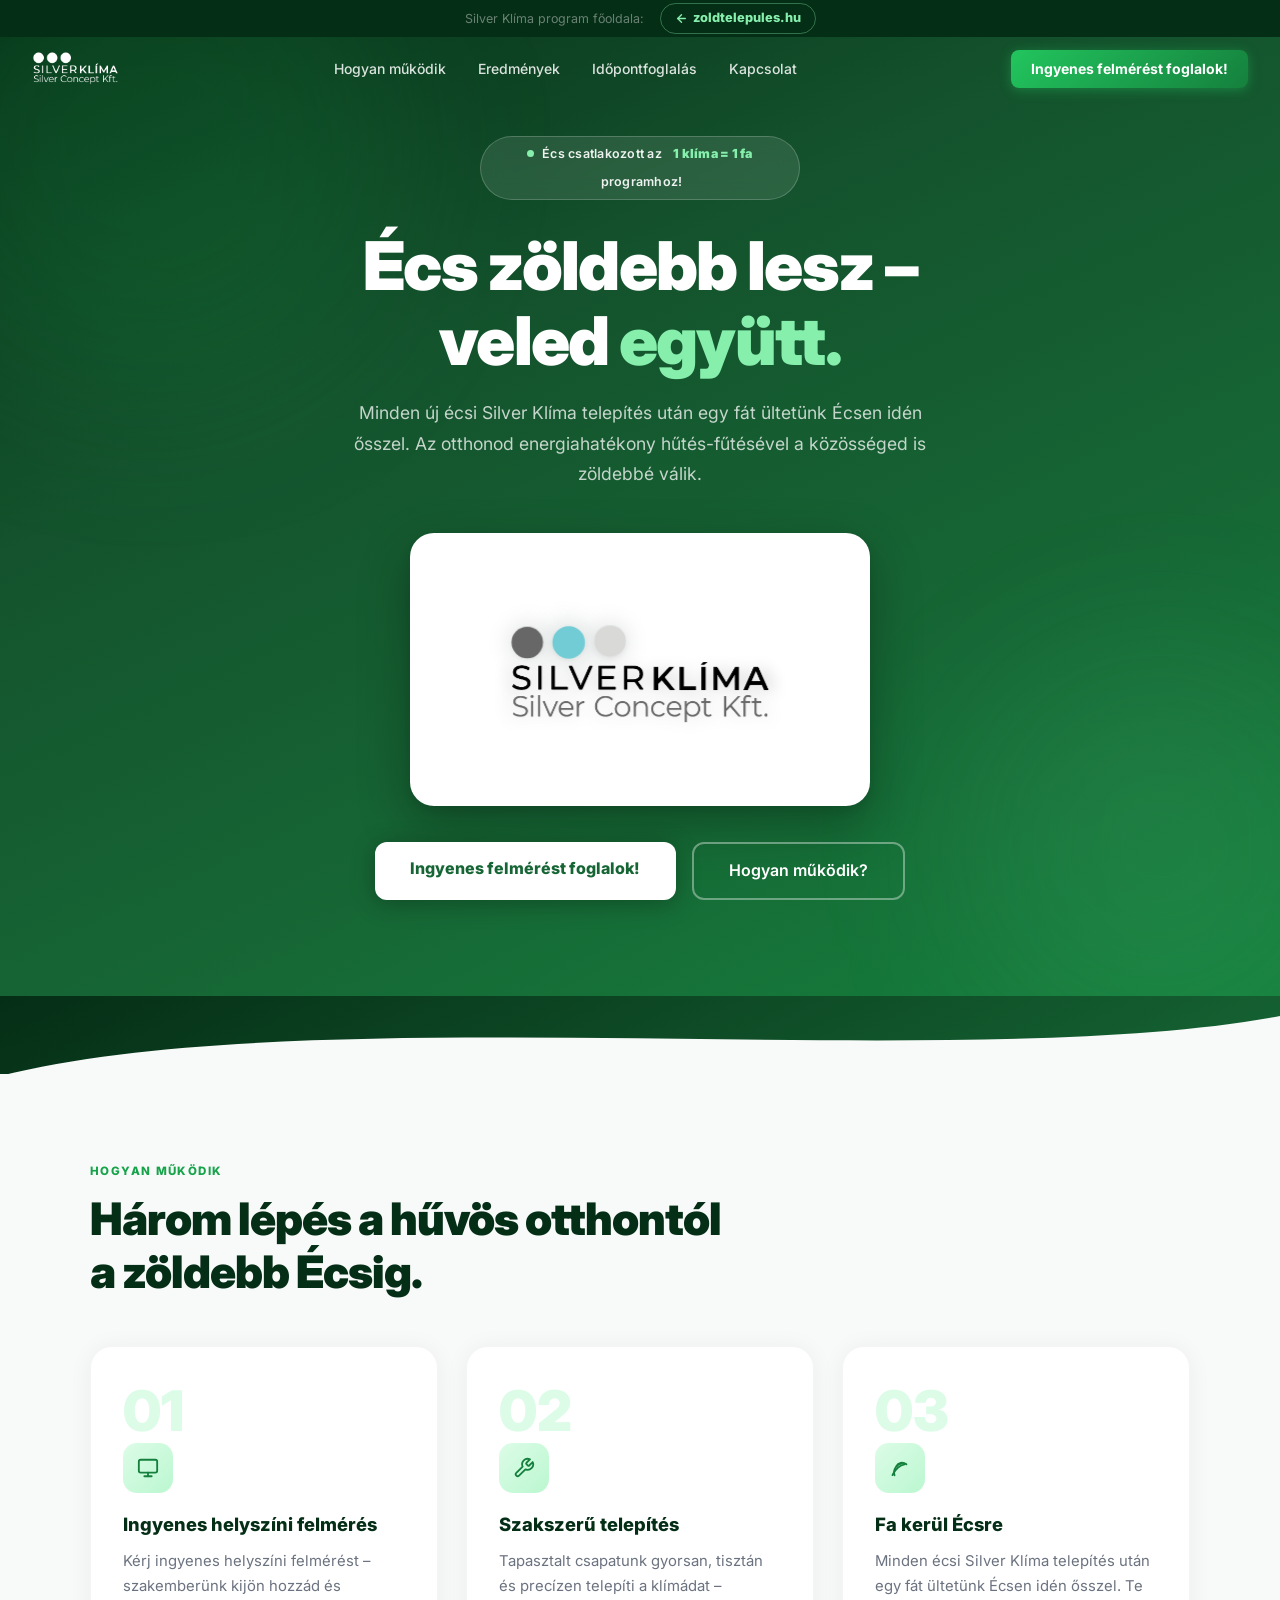
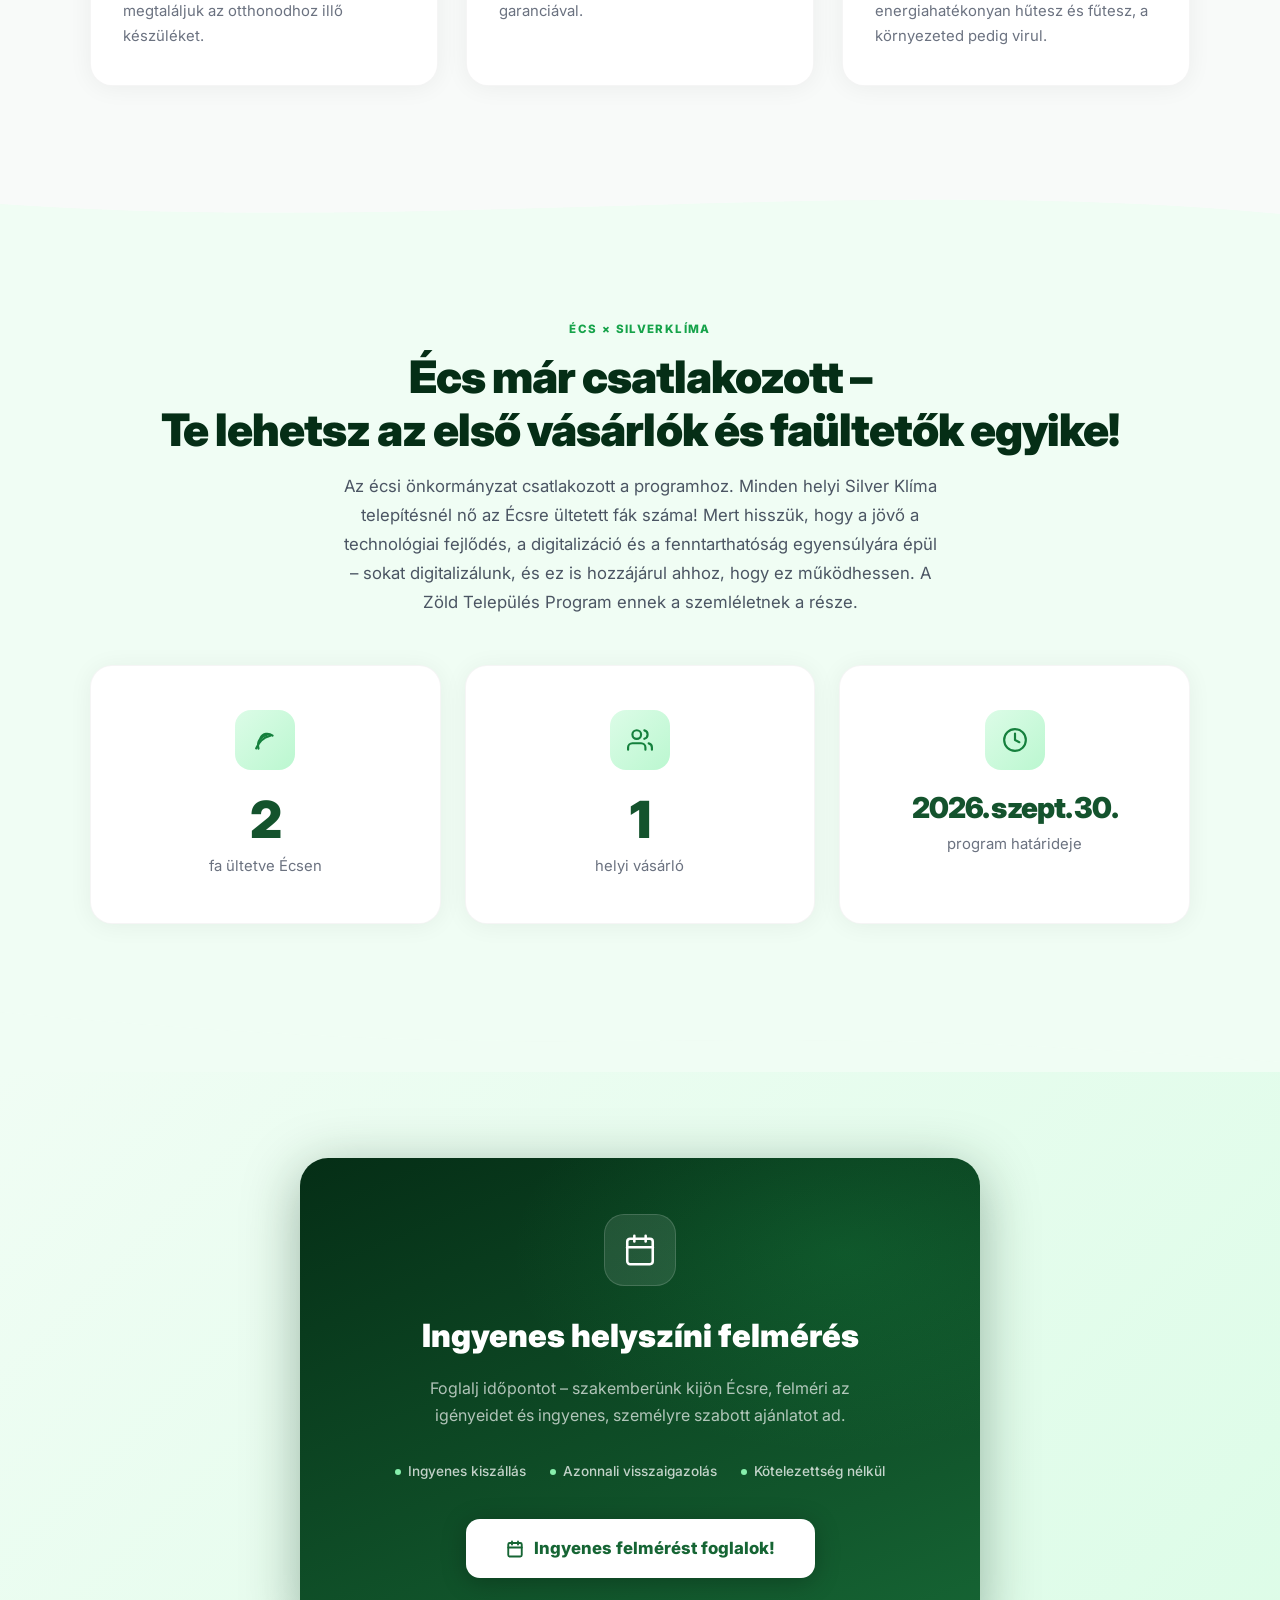
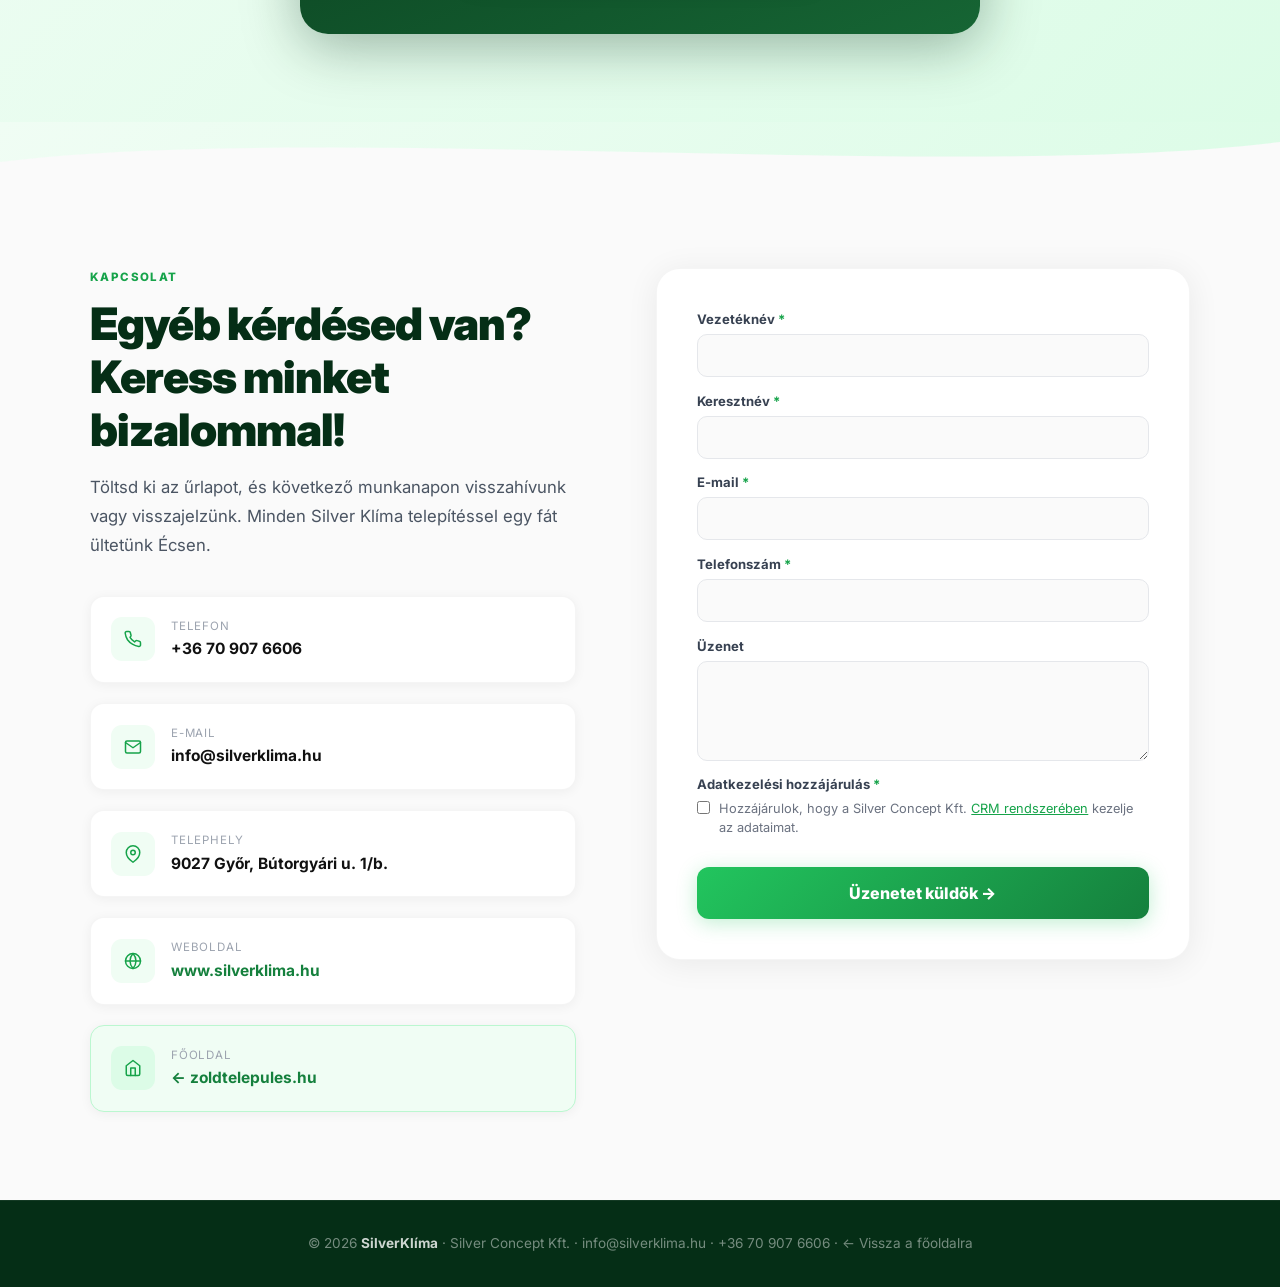
<file: ecs/index.html>
<!DOCTYPE html>
<html lang="hu">
<head>
    <meta charset="UTF-8">
    <meta property="og:title" content="SilverKlíma – Fát ültetünk Écsen!" />
    <meta property="og:description" content="Minden új écsi Silver Klíma telepítés után egy fát ültetünk Écsen. Az otthonod energiahatékony hűtés-fűtésével a közösséged is zöldebbé válik." />
    <meta property="og:type" content="website" />
    <meta property="og:url" content="https://zoldtelepules.hu/ecs" />
    <meta property="og:image" content="https://zoldtelepules.hu/og-image.png" />
    <meta name="viewport" content="width=device-width, initial-scale=1.0">
    <meta name="description" content="Fát ültetünk Écsen! Minden új écsi Silver Klíma telepítés után egy fát ültetünk a településen. SilverKlíma – Silver Concept Kft.">
    <title>SilverKlíma × Écs – Fát ültetünk Écsen</title>
    <link href="https://fonts.googleapis.com/css2?family=Inter:wght@300;400;500;600;700;800;900&display=swap" rel="stylesheet">
    <script async src="https://r3.minicrm.hu/api/minicrm.js?t=1777282066"></script>
    <link rel="stylesheet" href="https://r3.minicrm.hu/api/minicrm.css" />
    <style>
        *, *::before, *::after { box-sizing:border-box; margin:0; padding:0; }
        :root {
            --g50:#f0fdf4; --g100:#dcfce7; --g200:#bbf7d0;
            --g500:#22c55e; --g600:#16a34a; --g700:#15803d;
            --g800:#166534; --g900:#14532d; --g950:#052e16;
            --ease: cubic-bezier(.22,1,.36,1);
        }
        html { scroll-behavior:smooth; }
        body { font-family:'Inter',sans-serif; color:#1a1a1a; background:#fff; line-height:1.6; overflow-x:hidden; }
        #progress { position:fixed; top:0; left:0; height:3px; background:linear-gradient(90deg,var(--g500),#86efac); z-index:200; width:0%; transition:width .1s; }

        /* BACK BAR */
        .back-bar {
            background:var(--g950); padding:0 2rem;
            display:flex; align-items:center; justify-content:center; gap:1rem;
            position:fixed; top:0; left:0; right:0; z-index:102; height:37px;
            white-space:nowrap; overflow:hidden;
        }
        .back-bar span { color:rgba(255,255,255,.4); font-size:.78rem; }
        .back-bar a {
            color:#86efac; font-size:.8rem; font-weight:800; text-decoration:none;
            display:inline-flex; align-items:center; gap:5px;
            border:1.5px solid rgba(134,239,172,.35); padding:.25rem .875rem; border-radius:100px;
            transition:all .2s; flex-shrink:0;
        }
        .back-bar a:hover { background:rgba(134,239,172,.12); border-color:#86efac; }
        @media(max-width:480px) { .back-bar span { display:none; } }

        nav { position:fixed; top:37px; left:0; right:0; z-index:100; padding:0 2rem; height:64px; display:flex; align-items:center; justify-content:space-between; transition:background .4s var(--ease), box-shadow .4s; }
        nav.scrolled { background:rgba(255,255,255,.97); backdrop-filter:blur(20px); box-shadow:0 1px 0 rgba(0,0,0,.07); top:0; }
        .nav-logo { display:flex; align-items:center; text-decoration:none; }
        .nav-logo-img { height:36px; width:auto; max-width:150px; display:block; object-fit:contain; filter:brightness(0) invert(1); transition:filter .4s; }
        nav.scrolled .nav-logo-img { filter:none; }
        .nav-links { display:flex; gap:2rem; list-style:none; }
        .nav-links a { color:rgba(255,255,255,.85); text-decoration:none; font-size:.875rem; font-weight:500; transition:color .3s; }
        nav.scrolled .nav-links a { color:#4b5563; }
        .nav-links a:hover { color:white; }
        nav.scrolled .nav-links a:hover { color:var(--g600); }
        .nav-cta { background:linear-gradient(135deg,var(--g500),var(--g700)); color:white; padding:.5rem 1.25rem; border-radius:8px; font-size:.875rem; font-weight:700; text-decoration:none; transition:opacity .2s,transform .2s; box-shadow:0 2px 12px rgba(34,197,94,.4); }
        .nav-cta:hover { opacity:.9; transform:translateY(-1px); }
        .hamburger { display:none; flex-direction:column; gap:5px; cursor:pointer; padding:6px; border:none; background:none; }
        .hamburger span { display:block; width:24px; height:2px; border-radius:2px; background:white; transition:all .35s var(--ease); }
        nav.scrolled .hamburger span { background:var(--g900); }
        .hamburger.open span:nth-child(1) { transform:translateY(7px) rotate(45deg); }
        .hamburger.open span:nth-child(2) { opacity:0; transform:scaleX(0); }
        .hamburger.open span:nth-child(3) { transform:translateY(-7px) rotate(-45deg); }
        .mobile-menu { display:none; position:fixed; inset:0; z-index:99; background:var(--g950); flex-direction:column; align-items:center; justify-content:center; gap:2rem; opacity:0; transform:translateY(-20px); transition:opacity .4s var(--ease), transform .4s var(--ease); }
        .mobile-menu.open { opacity:1; transform:translateY(0); }
        .mobile-menu a { color:white; text-decoration:none; font-size:1.5rem; font-weight:700; opacity:0; transform:translateY(16px); transition:opacity .4s var(--ease), transform .4s var(--ease), color .2s; }
        .mobile-menu.open a { opacity:1; transform:translateY(0); }
        .mobile-menu.open a:nth-child(1){transition-delay:.05s} .mobile-menu.open a:nth-child(2){transition-delay:.1s} .mobile-menu.open a:nth-child(3){transition-delay:.15s} .mobile-menu.open a:nth-child(4){transition-delay:.2s}
        .mobile-menu a:hover { color:#86efac; }
        .mobile-cta { background:linear-gradient(135deg,var(--g500),var(--g700)) !important; padding:.85rem 2.5rem; border-radius:12px; font-size:1rem !important; }

        .hero { min-height:100vh; background:linear-gradient(155deg,var(--g950) 0%,var(--g900) 35%,var(--g800) 65%,var(--g700) 100%); display:flex; align-items:center; justify-content:center; text-align:center; padding:8.5rem 1.5rem 6rem; position:relative; overflow:hidden; }
        .hero-orb { position:absolute; border-radius:50%; filter:blur(80px); animation:orb-drift 8s ease-in-out infinite alternate; }
        .hero-orb-1 { width:500px; height:500px; background:rgba(34,197,94,.12); top:-100px; left:-100px; }
        .hero-orb-2 { width:400px; height:400px; background:rgba(134,239,172,.08); bottom:-50px; right:-80px; animation-delay:-4s; }
        @keyframes orb-drift { from{transform:translate(0,0)} to{transform:translate(30px,20px)} }
        .particles { position:absolute; inset:0; overflow:hidden; pointer-events:none; }
        .particle { position:absolute; background:rgba(134,239,172,.35); border-radius:50%; animation:float-up linear infinite; }
        @keyframes float-up { 0%{transform:translateY(100vh) scale(0);opacity:0} 10%{opacity:1} 90%{opacity:.5} 100%{transform:translateY(-10vh) scale(1.5);opacity:0} }
        .hero-content { position:relative; z-index:1; max-width:820px; }
        .hero-anim-card { background:#fff; border-radius:24px; padding:1rem; max-width:460px; width:100%; margin:0 auto 2.25rem; box-shadow:0 20px 52px rgba(0,0,0,.28),0 4px 14px rgba(0,0,0,.1); }
        .hero-anim-card > div { border-radius:16px; overflow:hidden; }
        @media (max-width:640px) { .hero-anim-card { max-width:94%; padding:.9rem; border-radius:22px; margin-bottom:1.75rem; } }
        .hero-anim-card,.hero-badge,.hero h1,.hero-sub,.hero-btns { opacity:0; transform:translateY(24px); animation:hero-in .8s var(--ease) forwards; }
        .hero-badge{animation-delay:.1s} .hero h1{animation-delay:.25s} .hero-sub{animation-delay:.4s} .hero-anim-card{animation-delay:.55s} .hero-btns{animation-delay:.7s}
        @keyframes hero-in { to{opacity:1;transform:translateY(0)} }
        .hero-badge { display:inline-flex; align-items:center; gap:8px; background:rgba(255,255,255,.1); backdrop-filter:blur(10px); border:1px solid rgba(255,255,255,.2); color:rgba(255,255,255,.92); padding:7px 16px; border-radius:100px; font-size:.78rem; font-weight:600; letter-spacing:.02em; margin-bottom:1.75rem; flex-wrap:wrap; justify-content:center; text-align:center; max-width:320px; }
        .hero-badge .highlight { color:#86efac; font-weight:900; }
        .pulse { width:7px; height:7px; background:#86efac; border-radius:50%; animation:pulse 2s infinite; flex-shrink:0; }
        @keyframes pulse { 0%,100%{opacity:1;transform:scale(1)} 50%{opacity:.3;transform:scale(1.8)} }
        .hero h1 { font-size:clamp(2.2rem,5.5vw,4.2rem); font-weight:900; color:white; line-height:1.12; letter-spacing:-.025em; margin-bottom:1.25rem; }
        .hero h1 em { color:#86efac; font-style:normal; }
        .hero-sub { color:rgba(255,255,255,.75); font-size:1.1rem; max-width:580px; margin:0 auto 2.75rem; line-height:1.72; }
        .hero-btns { display:flex; gap:1rem; justify-content:center; flex-wrap:wrap; }
        .btn-white { background:white; color:var(--g800); padding:.9rem 2.2rem; border-radius:12px; font-size:1rem; font-weight:800; text-decoration:none; transition:all .25s var(--ease); box-shadow:0 4px 24px rgba(0,0,0,.28); }
        .btn-white:hover { transform:translateY(-3px); box-shadow:0 12px 36px rgba(0,0,0,.32); }
        .btn-ghost { background:transparent; color:white; padding:.9rem 2.2rem; border-radius:12px; font-size:1rem; font-weight:600; text-decoration:none; border:2px solid rgba(255,255,255,.38); transition:all .25s var(--ease); }
        .btn-ghost:hover { background:rgba(255,255,255,.12); border-color:rgba(255,255,255,.7); }

        .wave { display:block; width:100%; overflow:hidden; line-height:0; }
        .wave svg { display:block; width:100%; }
        .section { padding:5.5rem 1.5rem; }
        .section-inner { max-width:1100px; margin:0 auto; }
        .tag { font-size:.72rem; font-weight:800; text-transform:uppercase; letter-spacing:.12em; color:var(--g600); margin-bottom:.75rem; display:block; }
        .title { font-size:clamp(1.8rem,3.5vw,2.8rem); font-weight:900; color:var(--g950); line-height:1.18; letter-spacing:-.022em; margin-bottom:1rem; }
        .sub { color:#4b5563; font-size:1.05rem; line-height:1.72; max-width:600px; }

        .how-section { background:#f8faf9; }
        .steps { display:grid; grid-template-columns:repeat(3,1fr); gap:1.75rem; margin-top:3rem; }
        .step-card { background:white; border-radius:22px; padding:2.25rem 2rem; box-shadow:0 2px 24px rgba(0,0,0,.055); transition:transform .4s var(--ease), box-shadow .4s; border:1px solid rgba(0,0,0,.04); }
        .step-card:hover { transform:translateY(-8px); box-shadow:0 20px 52px rgba(0,0,0,.1); }
        .step-num { font-size:3.5rem; font-weight:900; color:var(--g100); line-height:1; margin-bottom:.2rem; }
        .step-icon { width:50px; height:50px; background:linear-gradient(135deg,var(--g100),var(--g200)); border-radius:14px; display:flex; align-items:center; justify-content:center; color:var(--g700); margin-bottom:1.1rem; transition:transform .3s; }
        .step-card:hover .step-icon { transform:scale(1.1) rotate(-5deg); }
        .step-card h3 { font-size:1.15rem; font-weight:800; color:var(--g950); margin-bottom:.6rem; }
        .step-card p { color:#6b7280; font-size:.93rem; line-height:1.68; }

        .stats-section { background:var(--g50); }
        .stats-grid { display:grid; grid-template-columns:repeat(3,1fr); gap:1.5rem; margin-top:3rem; }
        .stat-card { background:white; border-radius:22px; padding:2.75rem 2rem; text-align:center; box-shadow:0 2px 24px rgba(0,0,0,.055); border:1px solid rgba(0,0,0,.04); transition:transform .4s var(--ease); }
        .stat-card:hover { transform:translateY(-6px); }
        .stat-icon { width:60px; height:60px; background:linear-gradient(135deg,var(--g100),var(--g200)); border-radius:16px; display:flex; align-items:center; justify-content:center; color:var(--g700); margin:0 auto 1.5rem; }
        .stat-icon svg { width:26px; height:26px; }
        .stat-num { font-size:3.2rem; font-weight:900; color:var(--g900); line-height:1; display:block; margin-bottom:.5rem; letter-spacing:-.03em; }
        .stat-lbl { color:#6b7280; font-size:.93rem; }

        .booking-section { background:linear-gradient(135deg,var(--g50),var(--g100)); }
        .booking-card { max-width:680px; margin:0 auto; background:linear-gradient(158deg,var(--g950),var(--g800)); border-radius:28px; padding:3.5rem; text-align:center; position:relative; overflow:hidden; box-shadow:0 12px 56px rgba(5,46,22,.35); }
        .booking-card::before { content:''; position:absolute; inset:0; background:radial-gradient(ellipse 70% 60% at 80% 20%, rgba(34,197,94,.15) 0%, transparent 70%); }
        .booking-card > * { position:relative; z-index:1; }
        .booking-icon { width:72px; height:72px; margin:0 auto 1.5rem; background:rgba(255,255,255,.1); border-radius:20px; display:flex; align-items:center; justify-content:center; border:1px solid rgba(255,255,255,.15); }
        .booking-card h3 { font-size:clamp(1.5rem,3vw,2rem); font-weight:900; color:white; margin-bottom:.875rem; }
        .booking-card p { color:rgba(255,255,255,.68); font-size:1rem; line-height:1.7; max-width:480px; margin:0 auto 2rem; }
        .booking-features { display:flex; justify-content:center; gap:1.5rem; flex-wrap:wrap; margin-bottom:2.25rem; }
        .booking-feat { display:flex; align-items:center; gap:7px; color:rgba(255,255,255,.75); font-size:.85rem; font-weight:500; }
        .booking-feat-dot { width:6px; height:6px; background:#86efac; border-radius:50%; }
        .btn-booking { display:inline-flex; align-items:center; gap:10px; background:white; color:var(--g800); padding:1rem 2.5rem; border-radius:14px; font-size:1.05rem; font-weight:800; text-decoration:none; transition:all .25s var(--ease); box-shadow:0 4px 24px rgba(0,0,0,.25); }
        .btn-booking:hover { transform:translateY(-3px); box-shadow:0 12px 36px rgba(0,0,0,.3); }
        .btn-booking svg { width:18px; height:18px; flex-shrink:0; }

        .contact-section { background:#fafafa; }
        .contact-grid { display:grid; grid-template-columns:1fr 1.1fr; gap:5rem; align-items:start; }
        .contact-info { display:flex; flex-direction:column; gap:1.25rem; margin-top:2.25rem; }
        .ci { display:flex; align-items:center; gap:1rem; padding:1.25rem; background:white; border-radius:14px; box-shadow:0 2px 12px rgba(0,0,0,.05); border:1px solid rgba(0,0,0,.04); transition:transform .3s var(--ease); }
        .ci:hover { transform:translateX(5px); }
        .ci-icon { width:44px; height:44px; flex-shrink:0; background:var(--g50); border-radius:11px; display:flex; align-items:center; justify-content:center; color:var(--g600); }
        .ci-icon svg { width:18px; height:18px; }
        .ci-lbl { font-size:.72rem; color:#9ca3af; text-transform:uppercase; letter-spacing:.07em; margin-bottom:2px; }
        .ci-val { font-weight:700; color:#111; font-size:.97rem; }
        .contact-form { background:white; border-radius:24px; padding:2.5rem; box-shadow:0 4px 32px rgba(0,0,0,.07); border:1px solid rgba(0,0,0,.04); }
        .contact-form form.TurnKeyCRM,.contact-form form.TurnKeyCRM * { box-sizing:border-box !important; }
        .contact-form form.TurnKeyCRM { font-family:'Inter',sans-serif !important; width:100% !important; max-width:100% !important; text-align:left !important; }
        .contact-form form.TurnKeyCRM fieldset { background:transparent !important; border:none !important; padding:0 !important; margin:0 0 .5rem !important; float:none !important; width:100% !important; min-width:0 !important; }
        .contact-form form.TurnKeyCRM legend { display:none !important; }
        .contact-form form.TurnKeyCRM .InputBlock { float:none !important; width:100% !important; clear:both !important; margin:0 0 .85rem !important; padding:0 !important; display:block !important; text-align:left !important; }
        .contact-form form.TurnKeyCRM label { float:none !important; width:auto !important; display:block !important; font-size:.82rem !important; font-weight:700 !important; color:#374151 !important; font-family:'Inter',sans-serif !important; margin-bottom:4px !important; padding:0 !important; white-space:normal !important; text-align:left !important; }
        .contact-form form.TurnKeyCRM label.Required::after { content:' *'; color:var(--g600); }
        .contact-form form.TurnKeyCRM input[type='text'],.contact-form form.TurnKeyCRM textarea,.contact-form form.TurnKeyCRM select { float:none !important; display:block !important; width:100% !important; border:1.5px solid #e5e7eb !important; border-radius:10px !important; padding:.72rem 1rem !important; font-size:.93rem !important; font-family:'Inter',sans-serif !important; color:#111 !important; background:#fafafa !important; outline:none !important; margin:0 !important; -webkit-appearance:none !important; }
        .contact-form form.TurnKeyCRM input[type='text']:focus,.contact-form form.TurnKeyCRM textarea:focus { border-color:var(--g500) !important; background:white !important; box-shadow:0 0 0 3px rgba(34,197,94,.12) !important; }
        .contact-form form.TurnKeyCRM textarea { min-height:100px !important; resize:vertical !important; }
        .contact-form form.TurnKeyCRM .SetLabel { display:flex !important; float:none !important; align-items:flex-start !important; gap:.6rem !important; width:100% !important; }
        .contact-form form.TurnKeyCRM .CheckBoxLabel { font-size:.8rem !important; color:#6b7280 !important; font-weight:400 !important; line-height:1.5 !important; white-space:normal !important; }
        .contact-form form.TurnKeyCRM .CheckBoxLabel a { color:var(--g600) !important; }
        .contact-form form.TurnKeyCRM input[type='checkbox'] { flex-shrink:0 !important; margin-top:2px !important; }
        .contact-form form.TurnKeyCRM input[type='Submit'] { float:none !important; display:block !important; width:100% !important; margin:1rem 0 0 !important; padding:1rem !important; border:none !important; border-radius:12px !important; font-size:1rem !important; font-weight:800 !important; font-family:'Inter',sans-serif !important; cursor:pointer !important; background:linear-gradient(135deg,var(--g500),var(--g700)) !important; color:white !important; box-shadow:0 4px 20px rgba(34,197,94,.28) !important; }
        .contact-form form.TurnKeyCRM input[type='Submit']:hover { opacity:.9 !important; }
        .contact-form form.TurnKeyCRM .Response[style*="display: none"],.contact-form form.TurnKeyCRM .Response[style*="display:none"] { display:none !important; }
        .contact-form form.TurnKeyCRM .Response { background:var(--g50) !important; border-radius:12px !important; padding:1rem !important; color:var(--g800) !important; font-weight:600 !important; border:1.5px solid var(--g200) !important; margin-top:1rem !important; }
        .contact-form form.TurnKeyCRM .webform-footer { display:none !important; }

        footer { background:var(--g950); color:rgba(255,255,255,.45); text-align:center; padding:2rem 1.5rem; font-size:.85rem; border-top:1px solid rgba(255,255,255,.06); }
        footer strong { color:rgba(255,255,255,.8); }
        footer a { color:rgba(255,255,255,.45); text-decoration:none; transition:color .2s; }
        footer a:hover { color:rgba(255,255,255,.75); }

        .fade-up { opacity:0; transform:translateY(30px); transition:opacity .7s var(--ease), transform .7s var(--ease); }
        .fade-up.visible { opacity:1; transform:translateY(0); }
        .fade-left { opacity:0; transform:translateX(-30px); transition:opacity .7s var(--ease), transform .7s var(--ease); }
        .fade-left.visible { opacity:1; transform:translateX(0); }
        .fade-right { opacity:0; transform:translateX(30px); transition:opacity .7s var(--ease), transform .7s var(--ease); }
        .fade-right.visible { opacity:1; transform:translateX(0); }

        @media(max-width:900px) { .steps,.stats-grid{grid-template-columns:1fr 1fr} .contact-grid{grid-template-columns:1fr;gap:2.5rem} }
        @media(max-width:640px) {
            .nav-links,.nav-cta{display:none} .hamburger{display:flex} .mobile-menu{display:flex}
            .steps,.stats-grid{grid-template-columns:1fr} .section{padding:4rem 1.25rem}
            .hero{padding:7rem 1.25rem 5rem} .booking-card{padding:2rem 1.25rem} .contact-form{padding:1.75rem 1.25rem}
        }
    </style>
</head>
<body>

<div id="progress"></div>

<div class="back-bar">
    <span>Silver Klíma program főoldala:</span>
    <a href="/">
        <svg width="13" height="13" viewBox="0 0 24 24" fill="none" stroke="currentColor" stroke-width="2.5" stroke-linecap="round" stroke-linejoin="round"><path d="M19 12H5"/><path d="M12 19l-7-7 7-7"/></svg>
        zoldtelepules.hu
    </a>
</div>

<div class="mobile-menu" id="mobileMenu">
    <a href="#hogyan" onclick="closeMobile()">Hogyan működik</a>
    <a href="#eredmenyek" onclick="closeMobile()">Eredmények</a>
    <a href="#foglalas" onclick="closeMobile()">Időpontfoglalás</a>
    <a href="#kapcsolat" onclick="closeMobile()">Kapcsolat</a>
    <a href="#foglalas" class="mobile-cta" onclick="closeMobile()">Ingyenes felmérést foglalok!</a>
</div>

<nav id="navbar">
    <a href="/" class="nav-logo">
        <img src="[data-uri]" alt="SilverKlíma" class="nav-logo-img" />
    </a>
    <ul class="nav-links">
        <li><a href="#hogyan">Hogyan működik</a></li>
        <li><a href="#eredmenyek">Eredmények</a></li>
        <li><a href="#foglalas">Időpontfoglalás</a></li>
        <li><a href="#kapcsolat">Kapcsolat</a></li>
    </ul>
    <a href="#foglalas" class="nav-cta">Ingyenes felmérést foglalok!</a>
    <button class="hamburger" id="burger" onclick="toggleMobile()"><span></span><span></span><span></span></button>
</nav>

<section class="hero">
    <div class="hero-orb hero-orb-1"></div>
    <div class="hero-orb hero-orb-2"></div>
    <div class="particles" id="particles"></div>
    <div class="hero-content">
        <div class="hero-badge">
            <span class="pulse"></span>
            Écs csatlakozott az&nbsp;<span class="highlight">1 klíma = 1 fa</span>&nbsp;programhoz!
        </div>
        <h1>Écs zöldebb lesz –<br>veled <em>együtt.</em></h1>
        <p class="hero-sub">Minden új écsi Silver Klíma telepítés után egy fát ültetünk Écsen idén ősszel. Az otthonod energiahatékony hűtés-fűtésével a közösséged is zöldebbé válik.</p>
        <div class="hero-anim-card">
            <div data-silver-anim
                 data-logo-src="../assets/silver-logo.png"
                 data-logo-text-src="../assets/silver-logo-text.png"
                 data-variant="zoldTelepules"
                 data-green-color="#22c55e"></div>
        </div>
        <div class="hero-btns">
            <a href="#foglalas" class="btn-white">Ingyenes felmérést foglalok!</a>
            <a href="#hogyan" class="btn-ghost">Hogyan működik?</a>
        </div>
    </div>
</section>

<div class="wave" style="background:linear-gradient(155deg,var(--g950),var(--g800));margin-bottom:-2px">
    <svg viewBox="0 0 1440 80" preserveAspectRatio="none" height="80"><path d="M0,80 C360,0 1080,80 1440,20 L1440,80 Z" fill="#f8faf9"/></svg>
</div>

<section class="section how-section" id="hogyan">
    <div class="section-inner">
        <div class="fade-up">
            <span class="tag">Hogyan működik</span>
            <h2 class="title">Három lépés a hűvös otthontól<br>a zöldebb Écsig.</h2>
        </div>
        <div class="steps">
            <div class="step-card fade-up" style="transition-delay:.1s">
                <div class="step-num">01</div>
                <div class="step-icon"><svg viewBox="0 0 24 24" fill="none" stroke="currentColor" stroke-width="2" stroke-linecap="round" stroke-linejoin="round" width="22" height="22"><rect x="2" y="3" width="20" height="14" rx="2"/><line x1="8" y1="21" x2="16" y2="21"/><line x1="12" y1="17" x2="12" y2="21"/></svg></div>
                <h3>Ingyenes helyszíni felmérés</h3>
                <p>Kérj ingyenes helyszíni felmérést – szakemberünk kijön hozzád és megtaláljuk az otthonodhoz illő készüléket.</p>
            </div>
            <div class="step-card fade-up" style="transition-delay:.2s">
                <div class="step-num">02</div>
                <div class="step-icon"><svg viewBox="0 0 24 24" fill="none" stroke="currentColor" stroke-width="2" stroke-linecap="round" stroke-linejoin="round" width="22" height="22"><path d="M14.7 6.3a1 1 0 0 0 0 1.4l1.6 1.6a1 1 0 0 0 1.4 0l3.77-3.77a6 6 0 0 1-7.94 7.94l-6.91 6.91a2.12 2.12 0 0 1-3-3l6.91-6.91a6 6 0 0 1 7.94-7.94l-3.76 3.76z"/></svg></div>
                <h3>Szakszerű telepítés</h3>
                <p>Tapasztalt csapatunk gyorsan, tisztán és precízen telepíti a klímádat – garanciával.</p>
            </div>
            <div class="step-card fade-up" style="transition-delay:.3s">
                <div class="step-num">03</div>
                <div class="step-icon"><svg viewBox="0 0 24 24" fill="none" stroke="currentColor" stroke-width="2" stroke-linecap="round" stroke-linejoin="round" width="22" height="22"><path d="M17 8C8 10 5.9 16.17 3.82 19.77"/><path d="M8 10c2-4 7-5 11-2"/><path d="M6 20c-2-7 3-12 8-13"/></svg></div>
                <h3>Fa kerül Écsre</h3>
                <p>Minden écsi Silver Klíma telepítés után egy fát ültetünk Écsen idén ősszel. Te energiahatékonyan hűtesz és fűtesz, a környezeted pedig virul.</p>
            </div>
        </div>
    </div>
</section>

<div class="wave" style="background:#f8faf9;margin-bottom:-2px">
    <svg viewBox="0 0 1440 60" preserveAspectRatio="none" height="60"><path d="M0,30 C480,60 960,0 1440,40 L1440,60 L0,60 Z" fill="#f0fdf4"/></svg>
</div>

<section class="section stats-section" id="eredmenyek">
    <div class="section-inner" style="text-align:center">
        <div class="fade-up">
            <span class="tag">Écs × SilverKlíma</span>
            <h2 class="title">Écs már csatlakozott –<br>Te lehetsz az első vásárlók és faültetők egyike!</h2>
            <p class="sub" style="margin:0 auto">Az écsi önkormányzat csatlakozott a programhoz. Minden helyi Silver Klíma telepítésnél nő az Écsre ültetett fák száma! Mert hisszük, hogy a jövő a technológiai fejlődés, a digitalizáció és a fenntarthatóság egyensúlyára épül – sokat digitalizálunk, és ez is hozzájárul ahhoz, hogy ez működhessen. A Zöld Település Program ennek a szemléletnek a része.</p>
        </div>
        <div class="stats-grid">
            <div class="stat-card fade-up" style="transition-delay:.1s">
                <div class="stat-icon"><svg viewBox="0 0 24 24" fill="none" stroke="currentColor" stroke-width="2" stroke-linecap="round" stroke-linejoin="round"><path d="M17 8C8 10 5.9 16.17 3.82 19.77"/><path d="M8 10c2-4 7-5 11-2"/><path d="M6 20c-2-7 3-12 8-13"/></svg></div>
                <span class="stat-num">2</span>
                <span class="stat-lbl">fa ültetve Écsen</span>
            </div>
            <div class="stat-card fade-up" style="transition-delay:.2s">
                <div class="stat-icon"><svg viewBox="0 0 24 24" fill="none" stroke="currentColor" stroke-width="2" stroke-linecap="round" stroke-linejoin="round"><path d="M17 21v-2a4 4 0 0 0-4-4H5a4 4 0 0 0-4 4v2"/><circle cx="9" cy="7" r="4"/><path d="M23 21v-2a4 4 0 0 0-3-3.87"/><path d="M16 3.13a4 4 0 0 1 0 7.75"/></svg></div>
                <span class="stat-num">1</span>
                <span class="stat-lbl">helyi vásárló</span>
            </div>
            <div class="stat-card fade-up" style="transition-delay:.3s">
                <div class="stat-icon"><svg viewBox="0 0 24 24" fill="none" stroke="currentColor" stroke-width="2" stroke-linecap="round" stroke-linejoin="round"><circle cx="12" cy="12" r="10"/><polyline points="12 6 12 12 16 14"/></svg></div>
                <span class="stat-num" style="font-size:1.8rem">2026. szept. 30.</span>
                <span class="stat-lbl">program határideje</span>
            </div>
        </div>
    </div>
</section>

<div class="wave" style="background:var(--g50);margin-bottom:-2px">
    <svg viewBox="0 0 1440 60" preserveAspectRatio="none" height="60"><path d="M0,0 C720,60 720,0 1440,50 L1440,60 L0,60 Z" fill="#f0fdf4"/></svg>
</div>

<section class="section booking-section" id="foglalas">
    <div class="section-inner">
        <div class="booking-card fade-up">
            <div class="booking-icon">
                <svg width="34" height="34" viewBox="0 0 24 24" fill="none" stroke="white" stroke-width="1.8" stroke-linecap="round" stroke-linejoin="round"><rect x="3" y="4" width="18" height="18" rx="2"/><line x1="16" y1="2" x2="16" y2="6"/><line x1="8" y1="2" x2="8" y2="6"/><line x1="3" y1="10" x2="21" y2="10"/></svg>
            </div>
            <h3>Ingyenes helyszíni felmérés</h3>
            <p>Foglalj időpontot – szakemberünk kijön Écsre, felméri az igényeidet és ingyenes, személyre szabott ajánlatot ad.</p>
            <div class="booking-features">
                <span class="booking-feat"><span class="booking-feat-dot"></span>Ingyenes kiszállás</span>
                <span class="booking-feat"><span class="booking-feat-dot"></span>Azonnali visszaigazolás</span>
                <span class="booking-feat"><span class="booking-feat-dot"></span>Kötelezettség nélkül</span>
            </div>
            <a href="https://outlook.office.com/book/FoglalsSilverKlma@silverklima.hu/?ismsaljsauthenabled" target="_blank" rel="noopener" class="btn-booking">
                <svg viewBox="0 0 24 24" fill="none" stroke="currentColor" stroke-width="2.5" stroke-linecap="round" stroke-linejoin="round"><rect x="3" y="4" width="18" height="18" rx="2"/><line x1="16" y1="2" x2="16" y2="6"/><line x1="8" y1="2" x2="8" y2="6"/><line x1="3" y1="10" x2="21" y2="10"/></svg>
                Ingyenes felmérést foglalok!
            </a>
        </div>
    </div>
</section>

<div class="wave" style="background:linear-gradient(135deg,var(--g50),var(--g100));margin-bottom:-2px">
    <svg viewBox="0 0 1440 60" preserveAspectRatio="none" height="60"><path d="M0,40 C360,0 1080,60 1440,20 L1440,60 L0,60 Z" fill="#fafafa"/></svg>
</div>

<section class="section contact-section" id="kapcsolat">
    <div class="section-inner">
        <div class="contact-grid">
            <div class="fade-left">
                <span class="tag">Kapcsolat</span>
                <h2 class="title">Egyéb kérdésed van?<br>Keress minket bizalommal!</h2>
                <p class="sub">Töltsd ki az űrlapot, és következő munkanapon visszahívunk vagy visszajelzünk. Minden Silver Klíma telepítéssel egy fát ültetünk Écsen.</p>
                <div class="contact-info">
                    <div class="ci"><div class="ci-icon"><svg viewBox="0 0 24 24" fill="none" stroke="currentColor" stroke-width="2" stroke-linecap="round" stroke-linejoin="round"><path d="M22 16.92v3a2 2 0 0 1-2.18 2 19.79 19.79 0 0 1-8.63-3.07A19.5 19.5 0 0 1 4.69 13a19.79 19.79 0 0 1-3.07-8.67A2 2 0 0 1 3.6 2h3a2 2 0 0 1 2 1.72c.127.96.361 1.903.7 2.81a2 2 0 0 1-.45 2.11L8.09 9.91a16 16 0 0 0 6 6l1.27-1.27a2 2 0 0 1 2.11-.45c.907.339 1.85.573 2.81.7A2 2 0 0 1 22 16.92z"/></svg></div><div><div class="ci-lbl">Telefon</div><div class="ci-val">+36 70 907 6606</div></div></div>
                    <div class="ci"><div class="ci-icon"><svg viewBox="0 0 24 24" fill="none" stroke="currentColor" stroke-width="2" stroke-linecap="round" stroke-linejoin="round"><path d="M4 4h16c1.1 0 2 .9 2 2v12c0 1.1-.9 2-2 2H4c-1.1 0-2-.9-2-2V6c0-1.1.9-2 2-2z"/><polyline points="22,6 12,13 2,6"/></svg></div><div><div class="ci-lbl">E-mail</div><div class="ci-val"><a href="mailto:info@silverklima.hu" style="color:inherit;text-decoration:none;">info@silverklima.hu</a></div></div></div>
                    <div class="ci"><div class="ci-icon"><svg viewBox="0 0 24 24" fill="none" stroke="currentColor" stroke-width="2" stroke-linecap="round" stroke-linejoin="round"><path d="M21 10c0 7-9 13-9 13s-9-6-9-13a9 9 0 0 1 18 0z"/><circle cx="12" cy="10" r="3"/></svg></div><div><div class="ci-lbl">Telephely</div><div class="ci-val">9027 Győr, Bútorgyári u. 1/b.</div></div></div>
                    <div class="ci">
                        <div class="ci-icon"><svg viewBox="0 0 24 24" fill="none" stroke="currentColor" stroke-width="2" stroke-linecap="round" stroke-linejoin="round"><circle cx="12" cy="12" r="10"/><path d="M2 12h20"/><path d="M12 2a15.3 15.3 0 0 1 4 10 15.3 15.3 0 0 1-4 10 15.3 15.3 0 0 1-4-10 15.3 15.3 0 0 1 4-10z"/></svg></div>
                        <div><div class="ci-lbl">Weboldal</div><div class="ci-val"><a href="https://www.silverklima.hu" target="_blank" rel="noopener" style="color:var(--g700);font-weight:700;text-decoration:none;">www.silverklima.hu</a></div></div>
                    </div>
                    <div class="ci" style="background:var(--g50);border-color:var(--g200)"><div class="ci-icon" style="background:var(--g100)"><svg viewBox="0 0 24 24" fill="none" stroke="currentColor" stroke-width="2" stroke-linecap="round" stroke-linejoin="round"><path d="M3 9l9-7 9 7v11a2 2 0 0 1-2 2H5a2 2 0 0 1-2-2z"/><polyline points="9 22 9 12 15 12 15 22"/></svg></div><div><div class="ci-lbl">Főoldal</div><div class="ci-val"><a href="/" style="color:var(--g700);font-weight:700;text-decoration:none">← zoldtelepules.hu</a></div></div></div>
                </div>
            </div>
            <div class="contact-form fade-right" style="transition-delay:.15s">
                <form formhash="56720-0b3nm3ic850h0dyizfhm2jfgvsvfm3" action="https://r3.minicrm.hu/Api/Signup" method="post" class="TurnKeyCRM Custom" id="Web_ecs">
                    <fieldset>
                        <legend>Kapcsolatfelvétel</legend>
                        <div class="InputBlock"><label class="Required">Vezetéknév</label><input data-field="LastName" data-table="Contact" data-type="Person" name="Contact[2302][LastName]" language="HU" value="" type="text" /></div>
                        <div class="InputBlock"><label class="Required">Keresztnév</label><input data-field="FirstName" data-table="Contact" data-type="Person" name="Contact[2302][FirstName]" language="HU" value="" type="text" /></div>
                        <div class="InputBlock"><label class="Required">E-mail</label><input data-field="Email" data-table="Contact" data-type="Person" name="Contact[2302][Email]" language="HU" value="" type="text" /></div>
                        <div class="InputBlock"><label class="Required">Telefonszám</label><input data-field="Phone" data-table="Contact" data-type="Person" name="Contact[2302][Phone]" language="HU" value="" type="text" /></div>
                        <div class="InputBlock"><label>Üzenet</label><textarea data-field="PluszInfo" data-table="Project" data-type="" name="Project[2300][PluszInfo]" language="HU"></textarea></div>
                        <div class="InputBlock"><label class="Required">Adatkezelési hozzájárulás</label><div data-field="GDPR_Contribution" data-table="Dummy" data-type="" language="HU" value=""><label class="SetLabel"><input type="checkbox" value="1" name="Dummy[][GDPR_Contribution][]" /><span class="OverflowEllipsis CheckBoxLabel">Hozzájárulok, hogy a Silver Concept Kft. <a href="https://www.minicrm.hu/gdpr/" target="_blank" rel="noopener">CRM rendszerében</a> kezelje az adataimat.</span></label></div></div>
                    </fieldset>
                    <div style="display:none;" class="Response"></div>
                    <input type="Submit" value="Üzenetet küldök →" />
                </form>
            </div>
        </div>
    </div>
</section>

<footer>
    <p>© 2026 <strong>SilverKlíma</strong> · Silver Concept Kft. · <a href="mailto:info@silverklima.hu">info@silverklima.hu</a> · <a href="tel:+36709076606">+36 70 907 6606</a> · <a href="/">← Vissza a főoldalra</a></p>
</footer>

<script>
    window.addEventListener('scroll', () => {
        document.getElementById('progress').style.width = (window.scrollY / (document.body.scrollHeight - window.innerHeight) * 100) + '%';
        document.getElementById('navbar').classList.toggle('scrolled', window.scrollY > 60);
    }, {passive:true});
    function toggleMobile() {
        const m = document.getElementById('mobileMenu'), b = document.getElementById('burger');
        const o = m.classList.toggle('open');
        b.classList.toggle('open', o);
        m.style.display = o ? 'flex' : 'none';
        if (o) requestAnimationFrame(() => m.classList.add('open'));
    }
    function closeMobile() {
        document.getElementById('mobileMenu').classList.remove('open');
        document.getElementById('mobileMenu').style.display = 'none';
        document.getElementById('burger').classList.remove('open');
    }
    (function(){
        const w = document.getElementById('particles');
        for (let i=0;i<15;i++) {
            const p = document.createElement('div');
            p.className = 'particle';
            p.style.cssText = `left:${Math.random()*100}%;width:${2+Math.random()*4}px;height:${2+Math.random()*4}px;animation-duration:${6+Math.random()*10}s;animation-delay:${-Math.random()*12}s`;
            w.appendChild(p);
        }
    })();
    const obs = new IntersectionObserver(e => e.forEach(x => { if(x.isIntersecting) x.target.classList.add('visible'); }), {threshold:.12});
    document.querySelectorAll('.fade-up,.fade-left,.fade-right').forEach(el => obs.observe(el));
</script>
<script src="../assets/silver-logo-animation.js" defer></script>
</body>
</html>
</file>
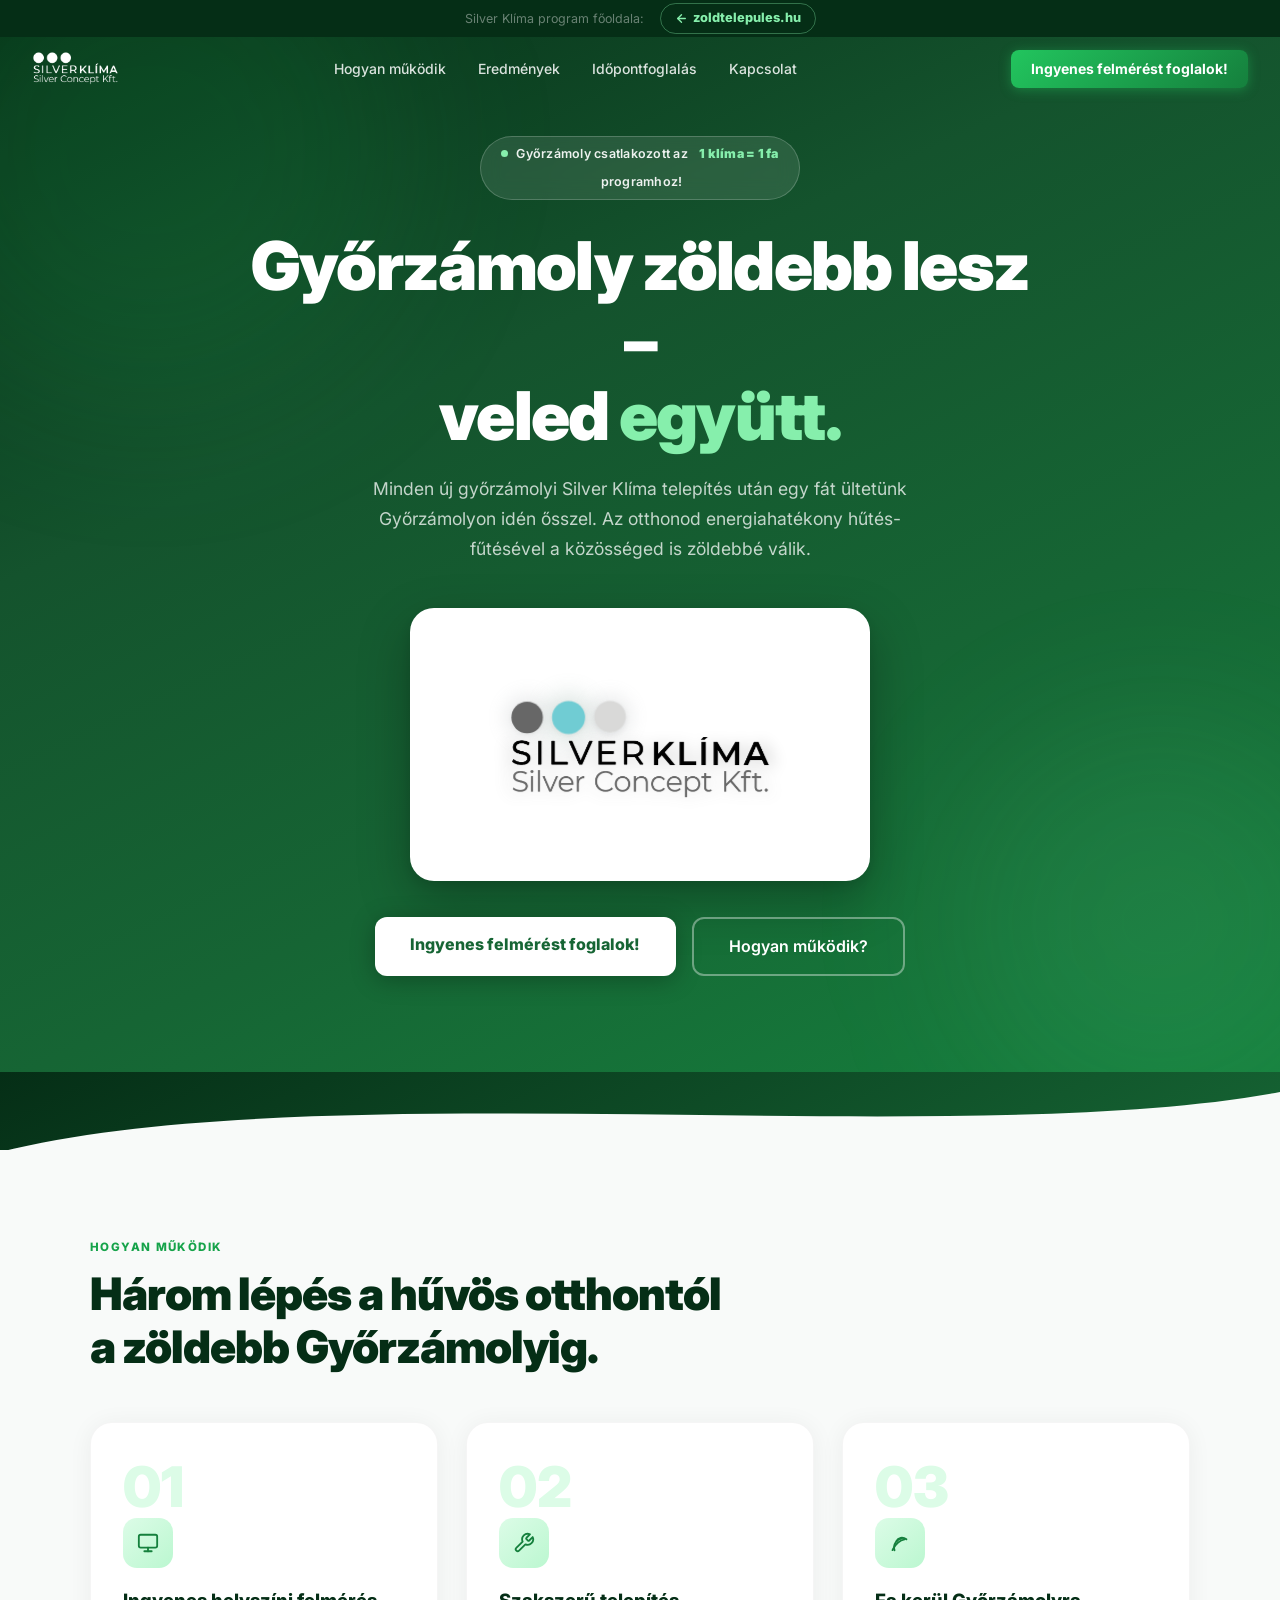
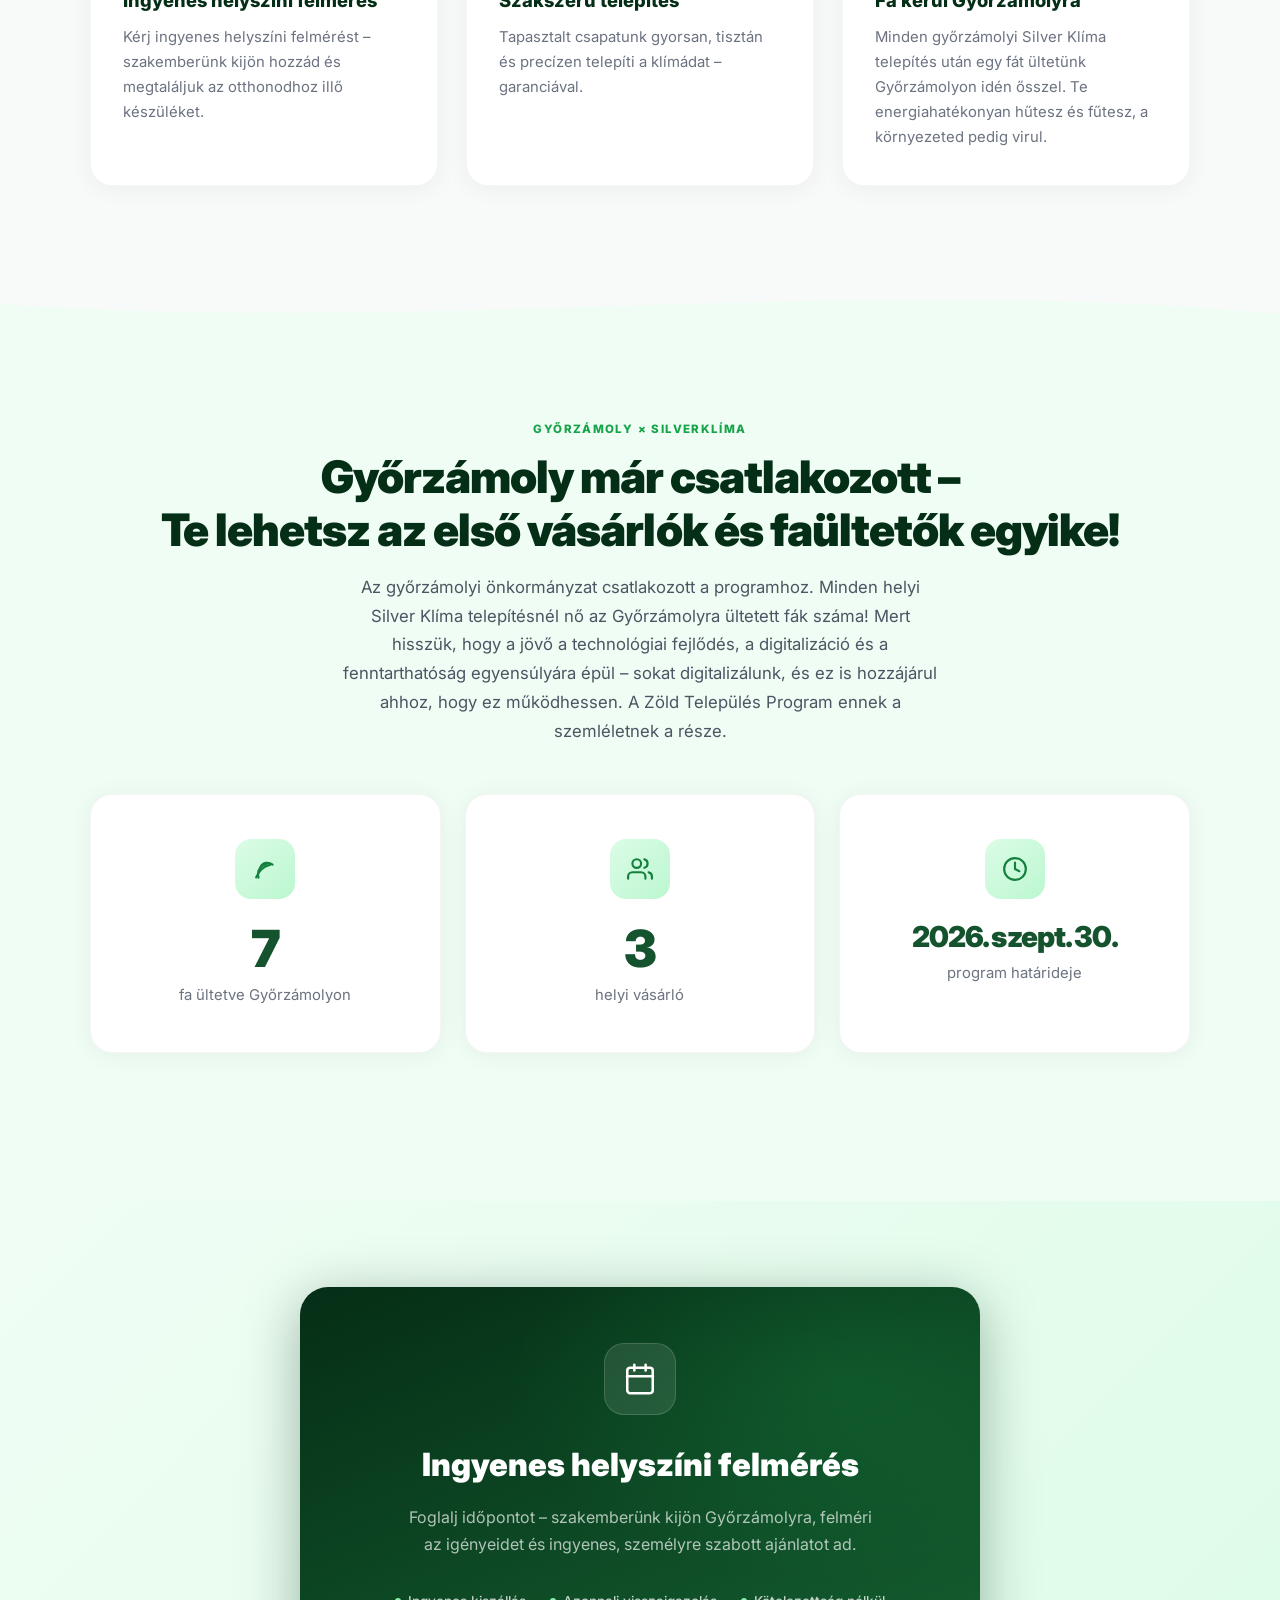
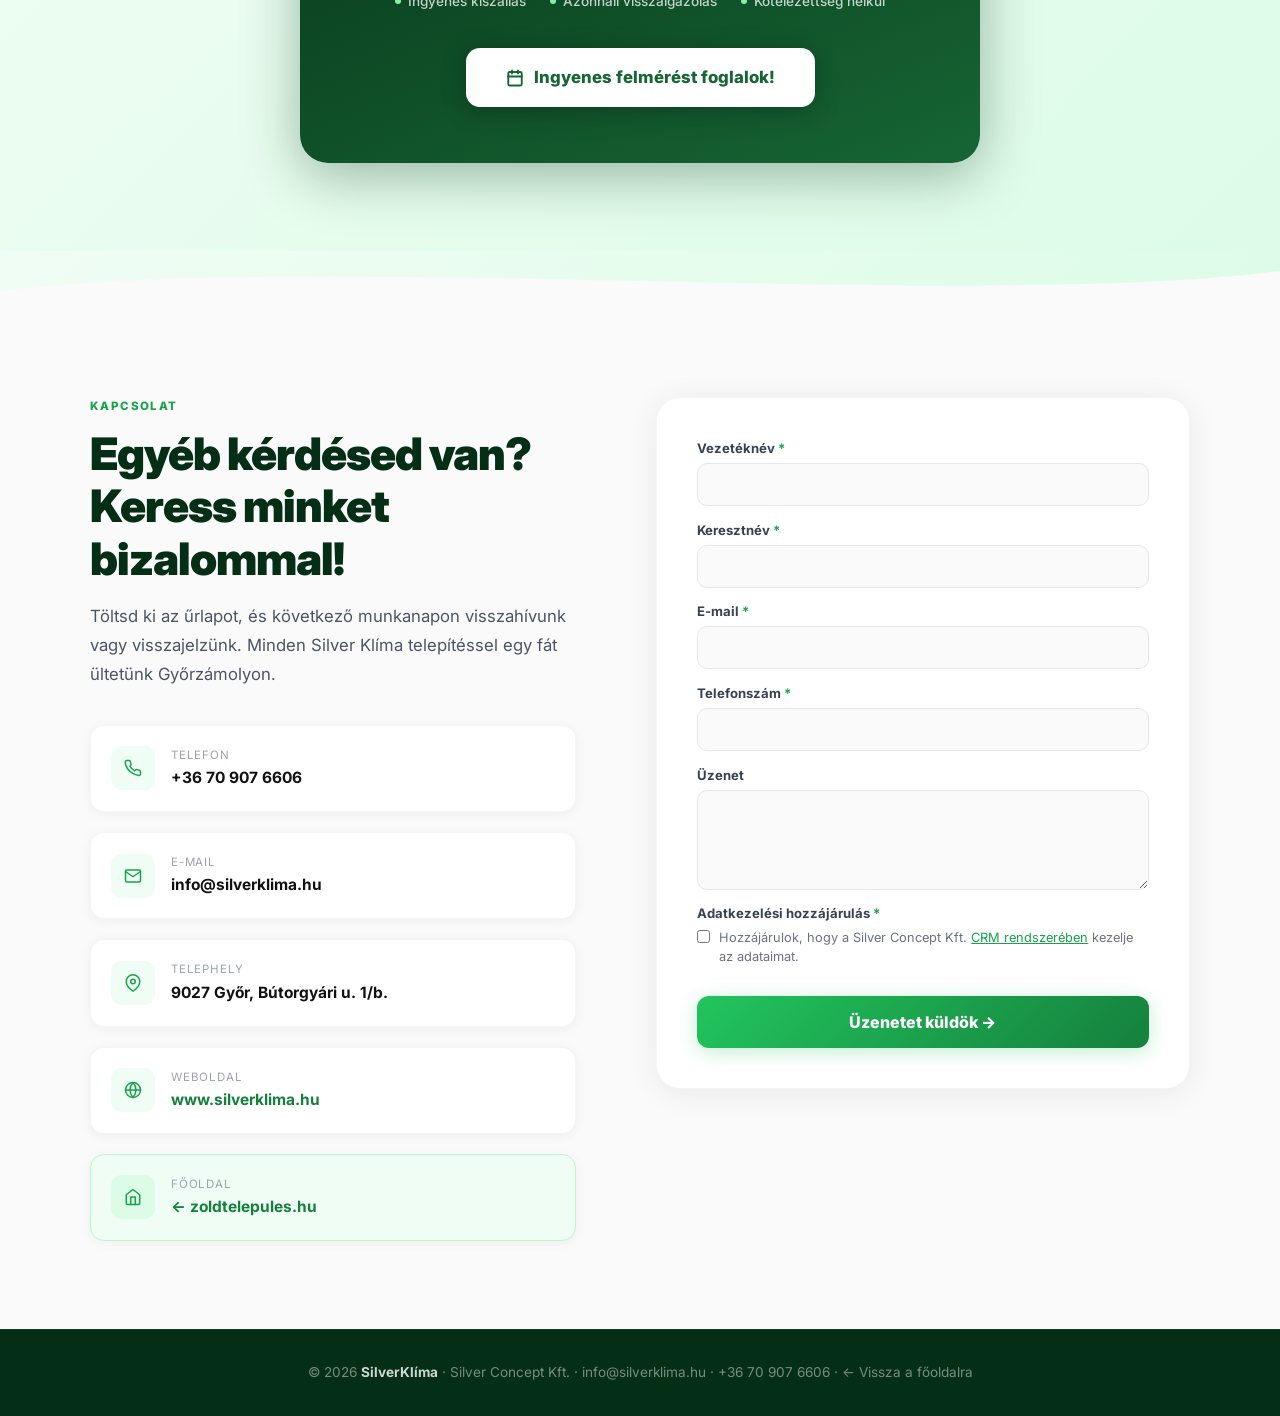
<file: gyorzamoly/index.html>
<!DOCTYPE html>
<html lang="hu">
<head>
    <meta charset="UTF-8">
    <meta property="og:title" content="SilverKlíma – Fát ültetünk Győrzámolyon!" />
    <meta property="og:description" content="Minden új győrzámolyi Silver Klíma telepítés után egy fát ültetünk Győrzámolyon. Az otthonod energiahatékony hűtés-fűtésével a közösséged is zöldebbé válik." />
    <meta property="og:type" content="website" />
    <meta property="og:url" content="https://zoldtelepules.hu/gyorzamoly" />
    <meta property="og:image" content="https://zoldtelepules.hu/og-image.png" />
    <meta name="viewport" content="width=device-width, initial-scale=1.0">
    <meta name="description" content="Fát ültetünk Győrzámolyon! Minden új győrzámolyi Silver Klíma telepítés után egy fát ültetünk a településen. SilverKlíma – Silver Concept Kft.">
    <title>SilverKlíma × Győrzámoly – Fát ültetünk Győrzámolyon</title>
    <link href="https://fonts.googleapis.com/css2?family=Inter:wght@300;400;500;600;700;800;900&display=swap" rel="stylesheet">
    <script async src="https://r3.minicrm.hu/api/minicrm.js?t=1777282066"></script>
    <link rel="stylesheet" href="https://r3.minicrm.hu/api/minicrm.css" />
    <style>
        *, *::before, *::after { box-sizing:border-box; margin:0; padding:0; }
        :root {
            --g50:#f0fdf4; --g100:#dcfce7; --g200:#bbf7d0;
            --g500:#22c55e; --g600:#16a34a; --g700:#15803d;
            --g800:#166534; --g900:#14532d; --g950:#052e16;
            --ease: cubic-bezier(.22,1,.36,1);
        }
        html { scroll-behavior:smooth; }
        body { font-family:'Inter',sans-serif; color:#1a1a1a; background:#fff; line-height:1.6; overflow-x:hidden; }
        #progress { position:fixed; top:0; left:0; height:3px; background:linear-gradient(90deg,var(--g500),#86efac); z-index:200; width:0%; transition:width .1s; }

        /* BACK BAR */
        .back-bar {
            background:var(--g950); padding:0 2rem;
            display:flex; align-items:center; justify-content:center; gap:1rem;
            position:fixed; top:0; left:0; right:0; z-index:102; height:37px;
            white-space:nowrap; overflow:hidden;
        }
        .back-bar span { color:rgba(255,255,255,.4); font-size:.78rem; }
        .back-bar a {
            color:#86efac; font-size:.8rem; font-weight:800; text-decoration:none;
            display:inline-flex; align-items:center; gap:5px;
            border:1.5px solid rgba(134,239,172,.35); padding:.25rem .875rem; border-radius:100px;
            transition:all .2s; flex-shrink:0;
        }
        .back-bar a:hover { background:rgba(134,239,172,.12); border-color:#86efac; }
        @media(max-width:480px) { .back-bar span { display:none; } }

        nav { position:fixed; top:37px; left:0; right:0; z-index:100; padding:0 2rem; height:64px; display:flex; align-items:center; justify-content:space-between; transition:background .4s var(--ease), box-shadow .4s; }
        nav.scrolled { background:rgba(255,255,255,.97); backdrop-filter:blur(20px); box-shadow:0 1px 0 rgba(0,0,0,.07); top:0; }
        .nav-logo { display:flex; align-items:center; text-decoration:none; }
        .nav-logo-img { height:36px; width:auto; max-width:150px; display:block; object-fit:contain; filter:brightness(0) invert(1); transition:filter .4s; }
        nav.scrolled .nav-logo-img { filter:none; }
        .nav-links { display:flex; gap:2rem; list-style:none; }
        .nav-links a { color:rgba(255,255,255,.85); text-decoration:none; font-size:.875rem; font-weight:500; transition:color .3s; }
        nav.scrolled .nav-links a { color:#4b5563; }
        .nav-links a:hover { color:white; }
        nav.scrolled .nav-links a:hover { color:var(--g600); }
        .nav-cta { background:linear-gradient(135deg,var(--g500),var(--g700)); color:white; padding:.5rem 1.25rem; border-radius:8px; font-size:.875rem; font-weight:700; text-decoration:none; transition:opacity .2s,transform .2s; box-shadow:0 2px 12px rgba(34,197,94,.4); }
        .nav-cta:hover { opacity:.9; transform:translateY(-1px); }
        .hamburger { display:none; flex-direction:column; gap:5px; cursor:pointer; padding:6px; border:none; background:none; }
        .hamburger span { display:block; width:24px; height:2px; border-radius:2px; background:white; transition:all .35s var(--ease); }
        nav.scrolled .hamburger span { background:var(--g900); }
        .hamburger.open span:nth-child(1) { transform:translateY(7px) rotate(45deg); }
        .hamburger.open span:nth-child(2) { opacity:0; transform:scaleX(0); }
        .hamburger.open span:nth-child(3) { transform:translateY(-7px) rotate(-45deg); }
        .mobile-menu { display:none; position:fixed; inset:0; z-index:99; background:var(--g950); flex-direction:column; align-items:center; justify-content:center; gap:2rem; opacity:0; transform:translateY(-20px); transition:opacity .4s var(--ease), transform .4s var(--ease); }
        .mobile-menu.open { opacity:1; transform:translateY(0); }
        .mobile-menu a { color:white; text-decoration:none; font-size:1.5rem; font-weight:700; opacity:0; transform:translateY(16px); transition:opacity .4s var(--ease), transform .4s var(--ease), color .2s; }
        .mobile-menu.open a { opacity:1; transform:translateY(0); }
        .mobile-menu.open a:nth-child(1){transition-delay:.05s} .mobile-menu.open a:nth-child(2){transition-delay:.1s} .mobile-menu.open a:nth-child(3){transition-delay:.15s} .mobile-menu.open a:nth-child(4){transition-delay:.2s}
        .mobile-menu a:hover { color:#86efac; }
        .mobile-cta { background:linear-gradient(135deg,var(--g500),var(--g700)) !important; padding:.85rem 2.5rem; border-radius:12px; font-size:1rem !important; }

        .hero { min-height:100vh; background:linear-gradient(155deg,var(--g950) 0%,var(--g900) 35%,var(--g800) 65%,var(--g700) 100%); display:flex; align-items:center; justify-content:center; text-align:center; padding:8.5rem 1.5rem 6rem; position:relative; overflow:hidden; }
        .hero-orb { position:absolute; border-radius:50%; filter:blur(80px); animation:orb-drift 8s ease-in-out infinite alternate; }
        .hero-orb-1 { width:500px; height:500px; background:rgba(34,197,94,.12); top:-100px; left:-100px; }
        .hero-orb-2 { width:400px; height:400px; background:rgba(134,239,172,.08); bottom:-50px; right:-80px; animation-delay:-4s; }
        @keyframes orb-drift { from{transform:translate(0,0)} to{transform:translate(30px,20px)} }
        .particles { position:absolute; inset:0; overflow:hidden; pointer-events:none; }
        .particle { position:absolute; background:rgba(134,239,172,.35); border-radius:50%; animation:float-up linear infinite; }
        @keyframes float-up { 0%{transform:translateY(100vh) scale(0);opacity:0} 10%{opacity:1} 90%{opacity:.5} 100%{transform:translateY(-10vh) scale(1.5);opacity:0} }
        .hero-content { position:relative; z-index:1; max-width:820px; }
        .hero-anim-card { background:#fff; border-radius:24px; padding:1rem; max-width:460px; width:100%; margin:0 auto 2.25rem; box-shadow:0 20px 52px rgba(0,0,0,.28),0 4px 14px rgba(0,0,0,.1); }
        .hero-anim-card > div { border-radius:16px; overflow:hidden; }
        @media (max-width:640px) { .hero-anim-card { max-width:94%; padding:.9rem; border-radius:22px; margin-bottom:1.75rem; } }
        .hero-anim-card,.hero-badge,.hero h1,.hero-sub,.hero-btns { opacity:0; transform:translateY(24px); animation:hero-in .8s var(--ease) forwards; }
        .hero-badge{animation-delay:.1s} .hero h1{animation-delay:.25s} .hero-sub{animation-delay:.4s} .hero-anim-card{animation-delay:.55s} .hero-btns{animation-delay:.7s}
        @keyframes hero-in { to{opacity:1;transform:translateY(0)} }
        .hero-badge { display:inline-flex; align-items:center; gap:8px; background:rgba(255,255,255,.1); backdrop-filter:blur(10px); border:1px solid rgba(255,255,255,.2); color:rgba(255,255,255,.92); padding:7px 16px; border-radius:100px; font-size:.78rem; font-weight:600; letter-spacing:.02em; margin-bottom:1.75rem; flex-wrap:wrap; justify-content:center; text-align:center; max-width:320px; }
        .hero-badge .highlight { color:#86efac; font-weight:900; }
        .pulse { width:7px; height:7px; background:#86efac; border-radius:50%; animation:pulse 2s infinite; flex-shrink:0; }
        @keyframes pulse { 0%,100%{opacity:1;transform:scale(1)} 50%{opacity:.3;transform:scale(1.8)} }
        .hero h1 { font-size:clamp(2.2rem,5.5vw,4.2rem); font-weight:900; color:white; line-height:1.12; letter-spacing:-.025em; margin-bottom:1.25rem; }
        .hero h1 em { color:#86efac; font-style:normal; }
        .hero-sub { color:rgba(255,255,255,.75); font-size:1.1rem; max-width:580px; margin:0 auto 2.75rem; line-height:1.72; }
        .hero-btns { display:flex; gap:1rem; justify-content:center; flex-wrap:wrap; }
        .btn-white { background:white; color:var(--g800); padding:.9rem 2.2rem; border-radius:12px; font-size:1rem; font-weight:800; text-decoration:none; transition:all .25s var(--ease); box-shadow:0 4px 24px rgba(0,0,0,.28); }
        .btn-white:hover { transform:translateY(-3px); box-shadow:0 12px 36px rgba(0,0,0,.32); }
        .btn-ghost { background:transparent; color:white; padding:.9rem 2.2rem; border-radius:12px; font-size:1rem; font-weight:600; text-decoration:none; border:2px solid rgba(255,255,255,.38); transition:all .25s var(--ease); }
        .btn-ghost:hover { background:rgba(255,255,255,.12); border-color:rgba(255,255,255,.7); }

        .wave { display:block; width:100%; overflow:hidden; line-height:0; }
        .wave svg { display:block; width:100%; }
        .section { padding:5.5rem 1.5rem; }
        .section-inner { max-width:1100px; margin:0 auto; }
        .tag { font-size:.72rem; font-weight:800; text-transform:uppercase; letter-spacing:.12em; color:var(--g600); margin-bottom:.75rem; display:block; }
        .title { font-size:clamp(1.8rem,3.5vw,2.8rem); font-weight:900; color:var(--g950); line-height:1.18; letter-spacing:-.022em; margin-bottom:1rem; }
        .sub { color:#4b5563; font-size:1.05rem; line-height:1.72; max-width:600px; }

        .how-section { background:#f8faf9; }
        .steps { display:grid; grid-template-columns:repeat(3,1fr); gap:1.75rem; margin-top:3rem; }
        .step-card { background:white; border-radius:22px; padding:2.25rem 2rem; box-shadow:0 2px 24px rgba(0,0,0,.055); transition:transform .4s var(--ease), box-shadow .4s; border:1px solid rgba(0,0,0,.04); }
        .step-card:hover { transform:translateY(-8px); box-shadow:0 20px 52px rgba(0,0,0,.1); }
        .step-num { font-size:3.5rem; font-weight:900; color:var(--g100); line-height:1; margin-bottom:.2rem; }
        .step-icon { width:50px; height:50px; background:linear-gradient(135deg,var(--g100),var(--g200)); border-radius:14px; display:flex; align-items:center; justify-content:center; color:var(--g700); margin-bottom:1.1rem; transition:transform .3s; }
        .step-card:hover .step-icon { transform:scale(1.1) rotate(-5deg); }
        .step-card h3 { font-size:1.15rem; font-weight:800; color:var(--g950); margin-bottom:.6rem; }
        .step-card p { color:#6b7280; font-size:.93rem; line-height:1.68; }

        .stats-section { background:var(--g50); }
        .stats-grid { display:grid; grid-template-columns:repeat(3,1fr); gap:1.5rem; margin-top:3rem; }
        .stat-card { background:white; border-radius:22px; padding:2.75rem 2rem; text-align:center; box-shadow:0 2px 24px rgba(0,0,0,.055); border:1px solid rgba(0,0,0,.04); transition:transform .4s var(--ease); }
        .stat-card:hover { transform:translateY(-6px); }
        .stat-icon { width:60px; height:60px; background:linear-gradient(135deg,var(--g100),var(--g200)); border-radius:16px; display:flex; align-items:center; justify-content:center; color:var(--g700); margin:0 auto 1.5rem; }
        .stat-icon svg { width:26px; height:26px; }
        .stat-num { font-size:3.2rem; font-weight:900; color:var(--g900); line-height:1; display:block; margin-bottom:.5rem; letter-spacing:-.03em; }
        .stat-lbl { color:#6b7280; font-size:.93rem; }

        .booking-section { background:linear-gradient(135deg,var(--g50),var(--g100)); }
        .booking-card { max-width:680px; margin:0 auto; background:linear-gradient(158deg,var(--g950),var(--g800)); border-radius:28px; padding:3.5rem; text-align:center; position:relative; overflow:hidden; box-shadow:0 12px 56px rgba(5,46,22,.35); }
        .booking-card::before { content:''; position:absolute; inset:0; background:radial-gradient(ellipse 70% 60% at 80% 20%, rgba(34,197,94,.15) 0%, transparent 70%); }
        .booking-card > * { position:relative; z-index:1; }
        .booking-icon { width:72px; height:72px; margin:0 auto 1.5rem; background:rgba(255,255,255,.1); border-radius:20px; display:flex; align-items:center; justify-content:center; border:1px solid rgba(255,255,255,.15); }
        .booking-card h3 { font-size:clamp(1.5rem,3vw,2rem); font-weight:900; color:white; margin-bottom:.875rem; }
        .booking-card p { color:rgba(255,255,255,.68); font-size:1rem; line-height:1.7; max-width:480px; margin:0 auto 2rem; }
        .booking-features { display:flex; justify-content:center; gap:1.5rem; flex-wrap:wrap; margin-bottom:2.25rem; }
        .booking-feat { display:flex; align-items:center; gap:7px; color:rgba(255,255,255,.75); font-size:.85rem; font-weight:500; }
        .booking-feat-dot { width:6px; height:6px; background:#86efac; border-radius:50%; }
        .btn-booking { display:inline-flex; align-items:center; gap:10px; background:white; color:var(--g800); padding:1rem 2.5rem; border-radius:14px; font-size:1.05rem; font-weight:800; text-decoration:none; transition:all .25s var(--ease); box-shadow:0 4px 24px rgba(0,0,0,.25); }
        .btn-booking:hover { transform:translateY(-3px); box-shadow:0 12px 36px rgba(0,0,0,.3); }
        .btn-booking svg { width:18px; height:18px; flex-shrink:0; }

        .contact-section { background:#fafafa; }
        .contact-grid { display:grid; grid-template-columns:1fr 1.1fr; gap:5rem; align-items:start; }
        .contact-info { display:flex; flex-direction:column; gap:1.25rem; margin-top:2.25rem; }
        .ci { display:flex; align-items:center; gap:1rem; padding:1.25rem; background:white; border-radius:14px; box-shadow:0 2px 12px rgba(0,0,0,.05); border:1px solid rgba(0,0,0,.04); transition:transform .3s var(--ease); }
        .ci:hover { transform:translateX(5px); }
        .ci-icon { width:44px; height:44px; flex-shrink:0; background:var(--g50); border-radius:11px; display:flex; align-items:center; justify-content:center; color:var(--g600); }
        .ci-icon svg { width:18px; height:18px; }
        .ci-lbl { font-size:.72rem; color:#9ca3af; text-transform:uppercase; letter-spacing:.07em; margin-bottom:2px; }
        .ci-val { font-weight:700; color:#111; font-size:.97rem; }
        .contact-form { background:white; border-radius:24px; padding:2.5rem; box-shadow:0 4px 32px rgba(0,0,0,.07); border:1px solid rgba(0,0,0,.04); }
        .contact-form form.TurnKeyCRM,.contact-form form.TurnKeyCRM * { box-sizing:border-box !important; }
        .contact-form form.TurnKeyCRM { font-family:'Inter',sans-serif !important; width:100% !important; max-width:100% !important; text-align:left !important; }
        .contact-form form.TurnKeyCRM fieldset { background:transparent !important; border:none !important; padding:0 !important; margin:0 0 .5rem !important; float:none !important; width:100% !important; min-width:0 !important; }
        .contact-form form.TurnKeyCRM legend { display:none !important; }
        .contact-form form.TurnKeyCRM .InputBlock { float:none !important; width:100% !important; clear:both !important; margin:0 0 .85rem !important; padding:0 !important; display:block !important; text-align:left !important; }
        .contact-form form.TurnKeyCRM label { float:none !important; width:auto !important; display:block !important; font-size:.82rem !important; font-weight:700 !important; color:#374151 !important; font-family:'Inter',sans-serif !important; margin-bottom:4px !important; padding:0 !important; white-space:normal !important; text-align:left !important; }
        .contact-form form.TurnKeyCRM label.Required::after { content:' *'; color:var(--g600); }
        .contact-form form.TurnKeyCRM input[type='text'],.contact-form form.TurnKeyCRM textarea,.contact-form form.TurnKeyCRM select { float:none !important; display:block !important; width:100% !important; border:1.5px solid #e5e7eb !important; border-radius:10px !important; padding:.72rem 1rem !important; font-size:.93rem !important; font-family:'Inter',sans-serif !important; color:#111 !important; background:#fafafa !important; outline:none !important; margin:0 !important; -webkit-appearance:none !important; }
        .contact-form form.TurnKeyCRM input[type='text']:focus,.contact-form form.TurnKeyCRM textarea:focus { border-color:var(--g500) !important; background:white !important; box-shadow:0 0 0 3px rgba(34,197,94,.12) !important; }
        .contact-form form.TurnKeyCRM textarea { min-height:100px !important; resize:vertical !important; }
        .contact-form form.TurnKeyCRM .SetLabel { display:flex !important; float:none !important; align-items:flex-start !important; gap:.6rem !important; width:100% !important; }
        .contact-form form.TurnKeyCRM .CheckBoxLabel { font-size:.8rem !important; color:#6b7280 !important; font-weight:400 !important; line-height:1.5 !important; white-space:normal !important; }
        .contact-form form.TurnKeyCRM .CheckBoxLabel a { color:var(--g600) !important; }
        .contact-form form.TurnKeyCRM input[type='checkbox'] { flex-shrink:0 !important; margin-top:2px !important; }
        .contact-form form.TurnKeyCRM input[type='Submit'] { float:none !important; display:block !important; width:100% !important; margin:1rem 0 0 !important; padding:1rem !important; border:none !important; border-radius:12px !important; font-size:1rem !important; font-weight:800 !important; font-family:'Inter',sans-serif !important; cursor:pointer !important; background:linear-gradient(135deg,var(--g500),var(--g700)) !important; color:white !important; box-shadow:0 4px 20px rgba(34,197,94,.28) !important; }
        .contact-form form.TurnKeyCRM input[type='Submit']:hover { opacity:.9 !important; }
        .contact-form form.TurnKeyCRM .Response[style*="display: none"],.contact-form form.TurnKeyCRM .Response[style*="display:none"] { display:none !important; }
        .contact-form form.TurnKeyCRM .Response { background:var(--g50) !important; border-radius:12px !important; padding:1rem !important; color:var(--g800) !important; font-weight:600 !important; border:1.5px solid var(--g200) !important; margin-top:1rem !important; }
        .contact-form form.TurnKeyCRM .webform-footer { display:none !important; }

        footer { background:var(--g950); color:rgba(255,255,255,.45); text-align:center; padding:2rem 1.5rem; font-size:.85rem; border-top:1px solid rgba(255,255,255,.06); }
        footer strong { color:rgba(255,255,255,.8); }
        footer a { color:rgba(255,255,255,.45); text-decoration:none; transition:color .2s; }
        footer a:hover { color:rgba(255,255,255,.75); }

        .fade-up { opacity:0; transform:translateY(30px); transition:opacity .7s var(--ease), transform .7s var(--ease); }
        .fade-up.visible { opacity:1; transform:translateY(0); }
        .fade-left { opacity:0; transform:translateX(-30px); transition:opacity .7s var(--ease), transform .7s var(--ease); }
        .fade-left.visible { opacity:1; transform:translateX(0); }
        .fade-right { opacity:0; transform:translateX(30px); transition:opacity .7s var(--ease), transform .7s var(--ease); }
        .fade-right.visible { opacity:1; transform:translateX(0); }

        @media(max-width:900px) { .steps,.stats-grid{grid-template-columns:1fr 1fr} .contact-grid{grid-template-columns:1fr;gap:2.5rem} }
        @media(max-width:640px) {
            .nav-links,.nav-cta{display:none} .hamburger{display:flex} .mobile-menu{display:flex}
            .steps,.stats-grid{grid-template-columns:1fr} .section{padding:4rem 1.25rem}
            .hero{padding:7rem 1.25rem 5rem} .booking-card{padding:2rem 1.25rem} .contact-form{padding:1.75rem 1.25rem}
        }
    </style>
</head>
<body>

<div id="progress"></div>

<div class="back-bar">
    <span>Silver Klíma program főoldala:</span>
    <a href="/">
        <svg width="13" height="13" viewBox="0 0 24 24" fill="none" stroke="currentColor" stroke-width="2.5" stroke-linecap="round" stroke-linejoin="round"><path d="M19 12H5"/><path d="M12 19l-7-7 7-7"/></svg>
        zoldtelepules.hu
    </a>
</div>

<div class="mobile-menu" id="mobileMenu">
    <a href="#hogyan" onclick="closeMobile()">Hogyan működik</a>
    <a href="#eredmenyek" onclick="closeMobile()">Eredmények</a>
    <a href="#foglalas" onclick="closeMobile()">Időpontfoglalás</a>
    <a href="#kapcsolat" onclick="closeMobile()">Kapcsolat</a>
    <a href="#foglalas" class="mobile-cta" onclick="closeMobile()">Ingyenes felmérést foglalok!</a>
</div>

<nav id="navbar">
    <a href="/" class="nav-logo">
        <img src="[data-uri]" alt="SilverKlíma" class="nav-logo-img" />
    </a>
    <ul class="nav-links">
        <li><a href="#hogyan">Hogyan működik</a></li>
        <li><a href="#eredmenyek">Eredmények</a></li>
        <li><a href="#foglalas">Időpontfoglalás</a></li>
        <li><a href="#kapcsolat">Kapcsolat</a></li>
    </ul>
    <a href="#foglalas" class="nav-cta">Ingyenes felmérést foglalok!</a>
    <button class="hamburger" id="burger" onclick="toggleMobile()"><span></span><span></span><span></span></button>
</nav>

<section class="hero">
    <div class="hero-orb hero-orb-1"></div>
    <div class="hero-orb hero-orb-2"></div>
    <div class="particles" id="particles"></div>
    <div class="hero-content">
        <div class="hero-badge">
            <span class="pulse"></span>
            Győrzámoly csatlakozott az&nbsp;<span class="highlight">1 klíma = 1 fa</span>&nbsp;programhoz!
        </div>
        <h1>Győrzámoly zöldebb lesz –<br>veled <em>együtt.</em></h1>
        <p class="hero-sub">Minden új győrzámolyi Silver Klíma telepítés után egy fát ültetünk Győrzámolyon idén ősszel. Az otthonod energiahatékony hűtés-fűtésével a közösséged is zöldebbé válik.</p>
        <div class="hero-anim-card">
            <div data-silver-anim
                 data-logo-src="../assets/silver-logo.png"
                 data-logo-text-src="../assets/silver-logo-text.png"
                 data-variant="zoldTelepules"
                 data-green-color="#22c55e"></div>
        </div>
        <div class="hero-btns">
            <a href="#foglalas" class="btn-white">Ingyenes felmérést foglalok!</a>
            <a href="#hogyan" class="btn-ghost">Hogyan működik?</a>
        </div>
    </div>
</section>

<div class="wave" style="background:linear-gradient(155deg,var(--g950),var(--g800));margin-bottom:-2px">
    <svg viewBox="0 0 1440 80" preserveAspectRatio="none" height="80"><path d="M0,80 C360,0 1080,80 1440,20 L1440,80 Z" fill="#f8faf9"/></svg>
</div>

<section class="section how-section" id="hogyan">
    <div class="section-inner">
        <div class="fade-up">
            <span class="tag">Hogyan működik</span>
            <h2 class="title">Három lépés a hűvös otthontól<br>a zöldebb Győrzámolyig.</h2>
        </div>
        <div class="steps">
            <div class="step-card fade-up" style="transition-delay:.1s">
                <div class="step-num">01</div>
                <div class="step-icon"><svg viewBox="0 0 24 24" fill="none" stroke="currentColor" stroke-width="2" stroke-linecap="round" stroke-linejoin="round" width="22" height="22"><rect x="2" y="3" width="20" height="14" rx="2"/><line x1="8" y1="21" x2="16" y2="21"/><line x1="12" y1="17" x2="12" y2="21"/></svg></div>
                <h3>Ingyenes helyszíni felmérés</h3>
                <p>Kérj ingyenes helyszíni felmérést – szakemberünk kijön hozzád és megtaláljuk az otthonodhoz illő készüléket.</p>
            </div>
            <div class="step-card fade-up" style="transition-delay:.2s">
                <div class="step-num">02</div>
                <div class="step-icon"><svg viewBox="0 0 24 24" fill="none" stroke="currentColor" stroke-width="2" stroke-linecap="round" stroke-linejoin="round" width="22" height="22"><path d="M14.7 6.3a1 1 0 0 0 0 1.4l1.6 1.6a1 1 0 0 0 1.4 0l3.77-3.77a6 6 0 0 1-7.94 7.94l-6.91 6.91a2.12 2.12 0 0 1-3-3l6.91-6.91a6 6 0 0 1 7.94-7.94l-3.76 3.76z"/></svg></div>
                <h3>Szakszerű telepítés</h3>
                <p>Tapasztalt csapatunk gyorsan, tisztán és precízen telepíti a klímádat – garanciával.</p>
            </div>
            <div class="step-card fade-up" style="transition-delay:.3s">
                <div class="step-num">03</div>
                <div class="step-icon"><svg viewBox="0 0 24 24" fill="none" stroke="currentColor" stroke-width="2" stroke-linecap="round" stroke-linejoin="round" width="22" height="22"><path d="M17 8C8 10 5.9 16.17 3.82 19.77"/><path d="M8 10c2-4 7-5 11-2"/><path d="M6 20c-2-7 3-12 8-13"/></svg></div>
                <h3>Fa kerül Győrzámolyra</h3>
                <p>Minden győrzámolyi Silver Klíma telepítés után egy fát ültetünk Győrzámolyon idén ősszel. Te energiahatékonyan hűtesz és fűtesz, a környezeted pedig virul.</p>
            </div>
        </div>
    </div>
</section>

<div class="wave" style="background:#f8faf9;margin-bottom:-2px">
    <svg viewBox="0 0 1440 60" preserveAspectRatio="none" height="60"><path d="M0,30 C480,60 960,0 1440,40 L1440,60 L0,60 Z" fill="#f0fdf4"/></svg>
</div>

<section class="section stats-section" id="eredmenyek">
    <div class="section-inner" style="text-align:center">
        <div class="fade-up">
            <span class="tag">Győrzámoly × SilverKlíma</span>
            <h2 class="title">Győrzámoly már csatlakozott –<br>Te lehetsz az első vásárlók és faültetők egyike!</h2>
            <p class="sub" style="margin:0 auto">Az győrzámolyi önkormányzat csatlakozott a programhoz. Minden helyi Silver Klíma telepítésnél nő az Győrzámolyra ültetett fák száma! Mert hisszük, hogy a jövő a technológiai fejlődés, a digitalizáció és a fenntarthatóság egyensúlyára épül – sokat digitalizálunk, és ez is hozzájárul ahhoz, hogy ez működhessen. A Zöld Település Program ennek a szemléletnek a része.</p>
        </div>
        <div class="stats-grid">
            <div class="stat-card fade-up" style="transition-delay:.1s">
                <div class="stat-icon"><svg viewBox="0 0 24 24" fill="none" stroke="currentColor" stroke-width="2" stroke-linecap="round" stroke-linejoin="round"><path d="M17 8C8 10 5.9 16.17 3.82 19.77"/><path d="M8 10c2-4 7-5 11-2"/><path d="M6 20c-2-7 3-12 8-13"/></svg></div>
                <span class="stat-num">7</span>
                <span class="stat-lbl">fa ültetve Győrzámolyon</span>
            </div>
            <div class="stat-card fade-up" style="transition-delay:.2s">
                <div class="stat-icon"><svg viewBox="0 0 24 24" fill="none" stroke="currentColor" stroke-width="2" stroke-linecap="round" stroke-linejoin="round"><path d="M17 21v-2a4 4 0 0 0-4-4H5a4 4 0 0 0-4 4v2"/><circle cx="9" cy="7" r="4"/><path d="M23 21v-2a4 4 0 0 0-3-3.87"/><path d="M16 3.13a4 4 0 0 1 0 7.75"/></svg></div>
                <span class="stat-num">3</span>
                <span class="stat-lbl">helyi vásárló</span>
            </div>
            <div class="stat-card fade-up" style="transition-delay:.3s">
                <div class="stat-icon"><svg viewBox="0 0 24 24" fill="none" stroke="currentColor" stroke-width="2" stroke-linecap="round" stroke-linejoin="round"><circle cx="12" cy="12" r="10"/><polyline points="12 6 12 12 16 14"/></svg></div>
                <span class="stat-num" style="font-size:1.8rem">2026. szept. 30.</span>
                <span class="stat-lbl">program határideje</span>
            </div>
        </div>
    </div>
</section>

<div class="wave" style="background:var(--g50);margin-bottom:-2px">
    <svg viewBox="0 0 1440 60" preserveAspectRatio="none" height="60"><path d="M0,0 C720,60 720,0 1440,50 L1440,60 L0,60 Z" fill="#f0fdf4"/></svg>
</div>

<section class="section booking-section" id="foglalas">
    <div class="section-inner">
        <div class="booking-card fade-up">
            <div class="booking-icon">
                <svg width="34" height="34" viewBox="0 0 24 24" fill="none" stroke="white" stroke-width="1.8" stroke-linecap="round" stroke-linejoin="round"><rect x="3" y="4" width="18" height="18" rx="2"/><line x1="16" y1="2" x2="16" y2="6"/><line x1="8" y1="2" x2="8" y2="6"/><line x1="3" y1="10" x2="21" y2="10"/></svg>
            </div>
            <h3>Ingyenes helyszíni felmérés</h3>
            <p>Foglalj időpontot – szakemberünk kijön Győrzámolyra, felméri az igényeidet és ingyenes, személyre szabott ajánlatot ad.</p>
            <div class="booking-features">
                <span class="booking-feat"><span class="booking-feat-dot"></span>Ingyenes kiszállás</span>
                <span class="booking-feat"><span class="booking-feat-dot"></span>Azonnali visszaigazolás</span>
                <span class="booking-feat"><span class="booking-feat-dot"></span>Kötelezettség nélkül</span>
            </div>
            <a href="https://outlook.office.com/book/FoglalsSilverKlma@silverklima.hu/?ismsaljsauthenabled" target="_blank" rel="noopener" class="btn-booking">
                <svg viewBox="0 0 24 24" fill="none" stroke="currentColor" stroke-width="2.5" stroke-linecap="round" stroke-linejoin="round"><rect x="3" y="4" width="18" height="18" rx="2"/><line x1="16" y1="2" x2="16" y2="6"/><line x1="8" y1="2" x2="8" y2="6"/><line x1="3" y1="10" x2="21" y2="10"/></svg>
                Ingyenes felmérést foglalok!
            </a>
        </div>
    </div>
</section>

<div class="wave" style="background:linear-gradient(135deg,var(--g50),var(--g100));margin-bottom:-2px">
    <svg viewBox="0 0 1440 60" preserveAspectRatio="none" height="60"><path d="M0,40 C360,0 1080,60 1440,20 L1440,60 L0,60 Z" fill="#fafafa"/></svg>
</div>

<section class="section contact-section" id="kapcsolat">
    <div class="section-inner">
        <div class="contact-grid">
            <div class="fade-left">
                <span class="tag">Kapcsolat</span>
                <h2 class="title">Egyéb kérdésed van?<br>Keress minket bizalommal!</h2>
                <p class="sub">Töltsd ki az űrlapot, és következő munkanapon visszahívunk vagy visszajelzünk. Minden Silver Klíma telepítéssel egy fát ültetünk Győrzámolyon.</p>
                <div class="contact-info">
                    <div class="ci"><div class="ci-icon"><svg viewBox="0 0 24 24" fill="none" stroke="currentColor" stroke-width="2" stroke-linecap="round" stroke-linejoin="round"><path d="M22 16.92v3a2 2 0 0 1-2.18 2 19.79 19.79 0 0 1-8.63-3.07A19.5 19.5 0 0 1 4.69 13a19.79 19.79 0 0 1-3.07-8.67A2 2 0 0 1 3.6 2h3a2 2 0 0 1 2 1.72c.127.96.361 1.903.7 2.81a2 2 0 0 1-.45 2.11L8.09 9.91a16 16 0 0 0 6 6l1.27-1.27a2 2 0 0 1 2.11-.45c.907.339 1.85.573 2.81.7A2 2 0 0 1 22 16.92z"/></svg></div><div><div class="ci-lbl">Telefon</div><div class="ci-val">+36 70 907 6606</div></div></div>
                    <div class="ci"><div class="ci-icon"><svg viewBox="0 0 24 24" fill="none" stroke="currentColor" stroke-width="2" stroke-linecap="round" stroke-linejoin="round"><path d="M4 4h16c1.1 0 2 .9 2 2v12c0 1.1-.9 2-2 2H4c-1.1 0-2-.9-2-2V6c0-1.1.9-2 2-2z"/><polyline points="22,6 12,13 2,6"/></svg></div><div><div class="ci-lbl">E-mail</div><div class="ci-val"><a href="mailto:info@silverklima.hu" style="color:inherit;text-decoration:none;">info@silverklima.hu</a></div></div></div>
                    <div class="ci"><div class="ci-icon"><svg viewBox="0 0 24 24" fill="none" stroke="currentColor" stroke-width="2" stroke-linecap="round" stroke-linejoin="round"><path d="M21 10c0 7-9 13-9 13s-9-6-9-13a9 9 0 0 1 18 0z"/><circle cx="12" cy="10" r="3"/></svg></div><div><div class="ci-lbl">Telephely</div><div class="ci-val">9027 Győr, Bútorgyári u. 1/b.</div></div></div>
                    <div class="ci">
                        <div class="ci-icon"><svg viewBox="0 0 24 24" fill="none" stroke="currentColor" stroke-width="2" stroke-linecap="round" stroke-linejoin="round"><circle cx="12" cy="12" r="10"/><path d="M2 12h20"/><path d="M12 2a15.3 15.3 0 0 1 4 10 15.3 15.3 0 0 1-4 10 15.3 15.3 0 0 1-4-10 15.3 15.3 0 0 1 4-10z"/></svg></div>
                        <div><div class="ci-lbl">Weboldal</div><div class="ci-val"><a href="https://www.silverklima.hu" target="_blank" rel="noopener" style="color:var(--g700);font-weight:700;text-decoration:none;">www.silverklima.hu</a></div></div>
                    </div>
                    <div class="ci" style="background:var(--g50);border-color:var(--g200)"><div class="ci-icon" style="background:var(--g100)"><svg viewBox="0 0 24 24" fill="none" stroke="currentColor" stroke-width="2" stroke-linecap="round" stroke-linejoin="round"><path d="M3 9l9-7 9 7v11a2 2 0 0 1-2 2H5a2 2 0 0 1-2-2z"/><polyline points="9 22 9 12 15 12 15 22"/></svg></div><div><div class="ci-lbl">Főoldal</div><div class="ci-val"><a href="/" style="color:var(--g700);font-weight:700;text-decoration:none">← zoldtelepules.hu</a></div></div></div>
                </div>
            </div>
            <div class="contact-form fade-right" style="transition-delay:.15s">
                <form formhash="56720-0b3nm3ic850h0dyizfhm2jfgvsvfm3" action="https://r3.minicrm.hu/Api/Signup" method="post" class="TurnKeyCRM Custom" id="Web_gyorzamoly">
                    <fieldset>
                        <legend>Kapcsolatfelvétel</legend>
                        <div class="InputBlock"><label class="Required">Vezetéknév</label><input data-field="LastName" data-table="Contact" data-type="Person" name="Contact[2302][LastName]" language="HU" value="" type="text" /></div>
                        <div class="InputBlock"><label class="Required">Keresztnév</label><input data-field="FirstName" data-table="Contact" data-type="Person" name="Contact[2302][FirstName]" language="HU" value="" type="text" /></div>
                        <div class="InputBlock"><label class="Required">E-mail</label><input data-field="Email" data-table="Contact" data-type="Person" name="Contact[2302][Email]" language="HU" value="" type="text" /></div>
                        <div class="InputBlock"><label class="Required">Telefonszám</label><input data-field="Phone" data-table="Contact" data-type="Person" name="Contact[2302][Phone]" language="HU" value="" type="text" /></div>
                        <div class="InputBlock"><label>Üzenet</label><textarea data-field="PluszInfo" data-table="Project" data-type="" name="Project[2300][PluszInfo]" language="HU"></textarea></div>
                        <div class="InputBlock"><label class="Required">Adatkezelési hozzájárulás</label><div data-field="GDPR_Contribution" data-table="Dummy" data-type="" language="HU" value=""><label class="SetLabel"><input type="checkbox" value="1" name="Dummy[][GDPR_Contribution][]" /><span class="OverflowEllipsis CheckBoxLabel">Hozzájárulok, hogy a Silver Concept Kft. <a href="https://www.minicrm.hu/gdpr/" target="_blank" rel="noopener">CRM rendszerében</a> kezelje az adataimat.</span></label></div></div>
                    </fieldset>
                    <div style="display:none;" class="Response"></div>
                    <input type="Submit" value="Üzenetet küldök →" />
                </form>
            </div>
        </div>
    </div>
</section>

<footer>
    <p>© 2026 <strong>SilverKlíma</strong> · Silver Concept Kft. · <a href="mailto:info@silverklima.hu">info@silverklima.hu</a> · <a href="tel:+36709076606">+36 70 907 6606</a> · <a href="/">← Vissza a főoldalra</a></p>
</footer>

<script>
    window.addEventListener('scroll', () => {
        document.getElementById('progress').style.width = (window.scrollY / (document.body.scrollHeight - window.innerHeight) * 100) + '%';
        document.getElementById('navbar').classList.toggle('scrolled', window.scrollY > 60);
    }, {passive:true});
    function toggleMobile() {
        const m = document.getElementById('mobileMenu'), b = document.getElementById('burger');
        const o = m.classList.toggle('open');
        b.classList.toggle('open', o);
        m.style.display = o ? 'flex' : 'none';
        if (o) requestAnimationFrame(() => m.classList.add('open'));
    }
    function closeMobile() {
        document.getElementById('mobileMenu').classList.remove('open');
        document.getElementById('mobileMenu').style.display = 'none';
        document.getElementById('burger').classList.remove('open');
    }
    (function(){
        const w = document.getElementById('particles');
        for (let i=0;i<15;i++) {
            const p = document.createElement('div');
            p.className = 'particle';
            p.style.cssText = `left:${Math.random()*100}%;width:${2+Math.random()*4}px;height:${2+Math.random()*4}px;animation-duration:${6+Math.random()*10}s;animation-delay:${-Math.random()*12}s`;
            w.appendChild(p);
        }
    })();
    const obs = new IntersectionObserver(e => e.forEach(x => { if(x.isIntersecting) x.target.classList.add('visible'); }), {threshold:.12});
    document.querySelectorAll('.fade-up,.fade-left,.fade-right').forEach(el => obs.observe(el));
</script>
<script src="../assets/silver-logo-animation.js" defer></script>
</body>
</html>
</file>
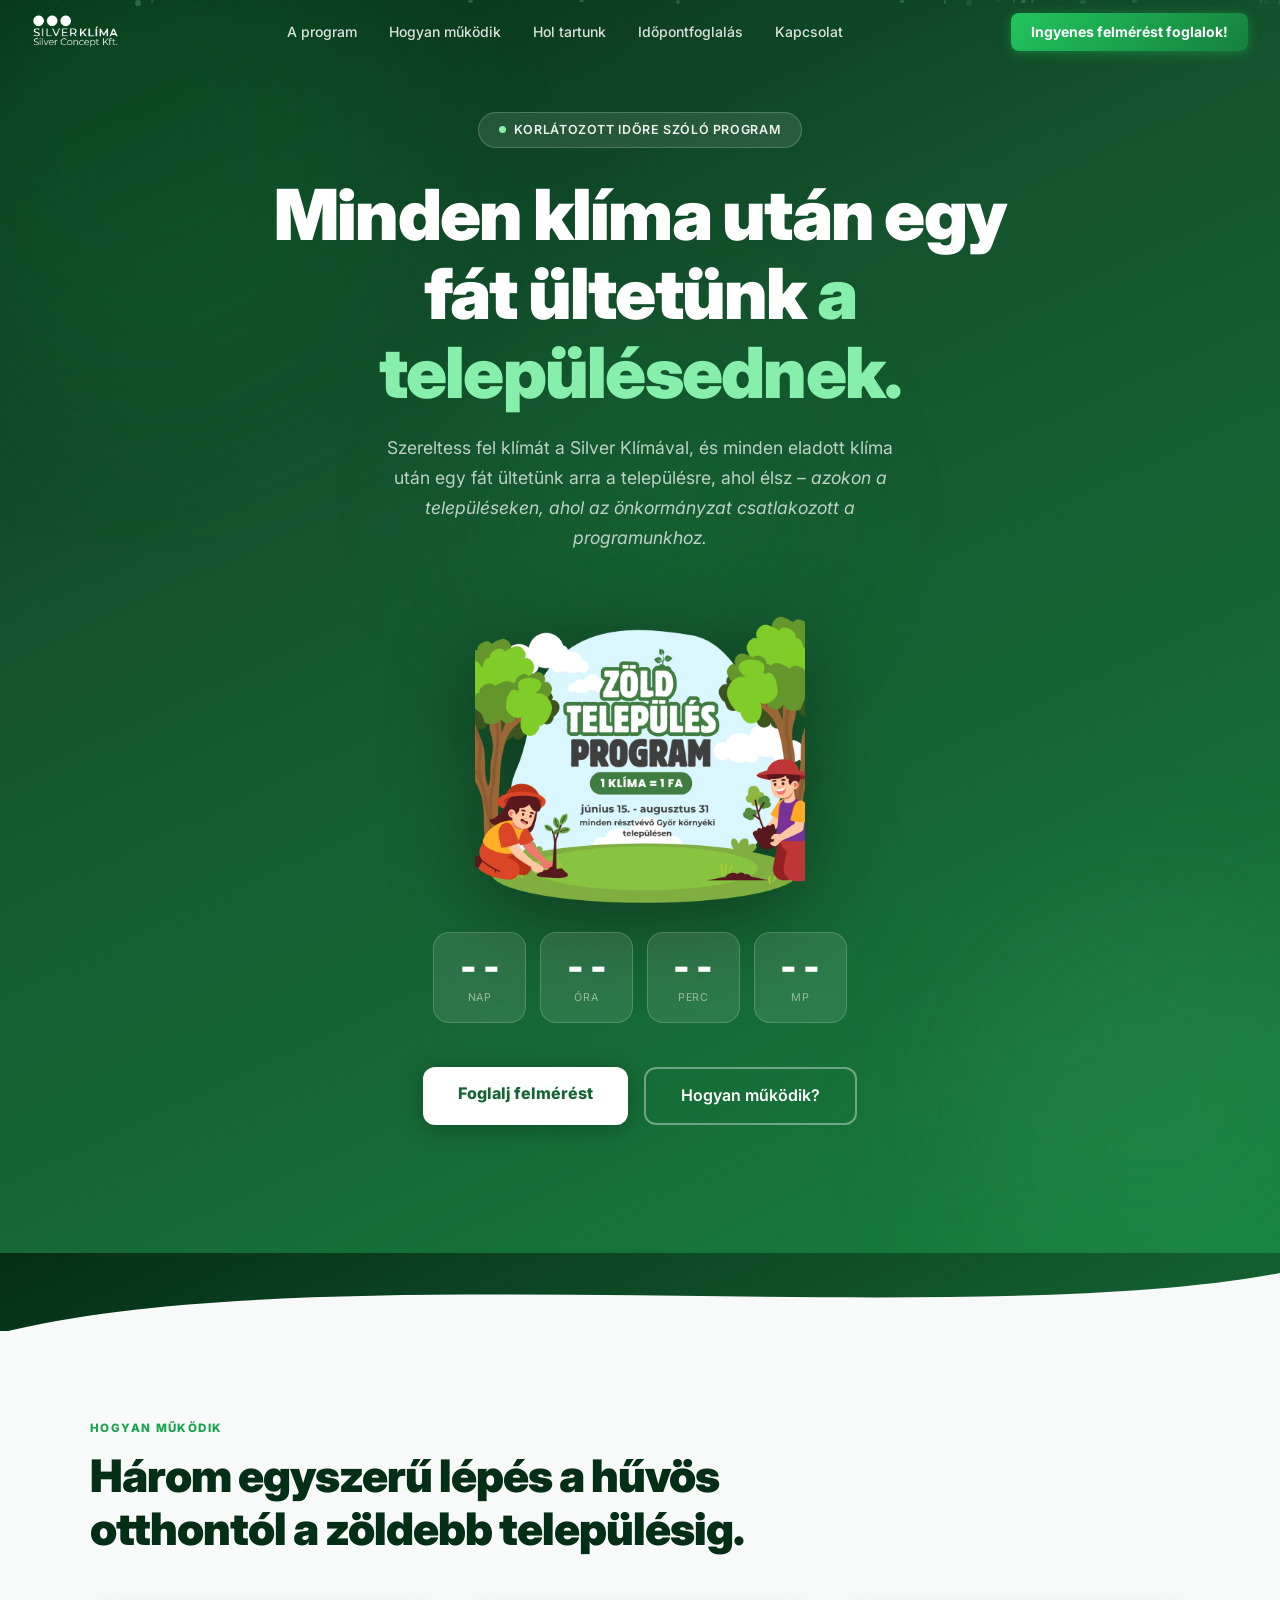
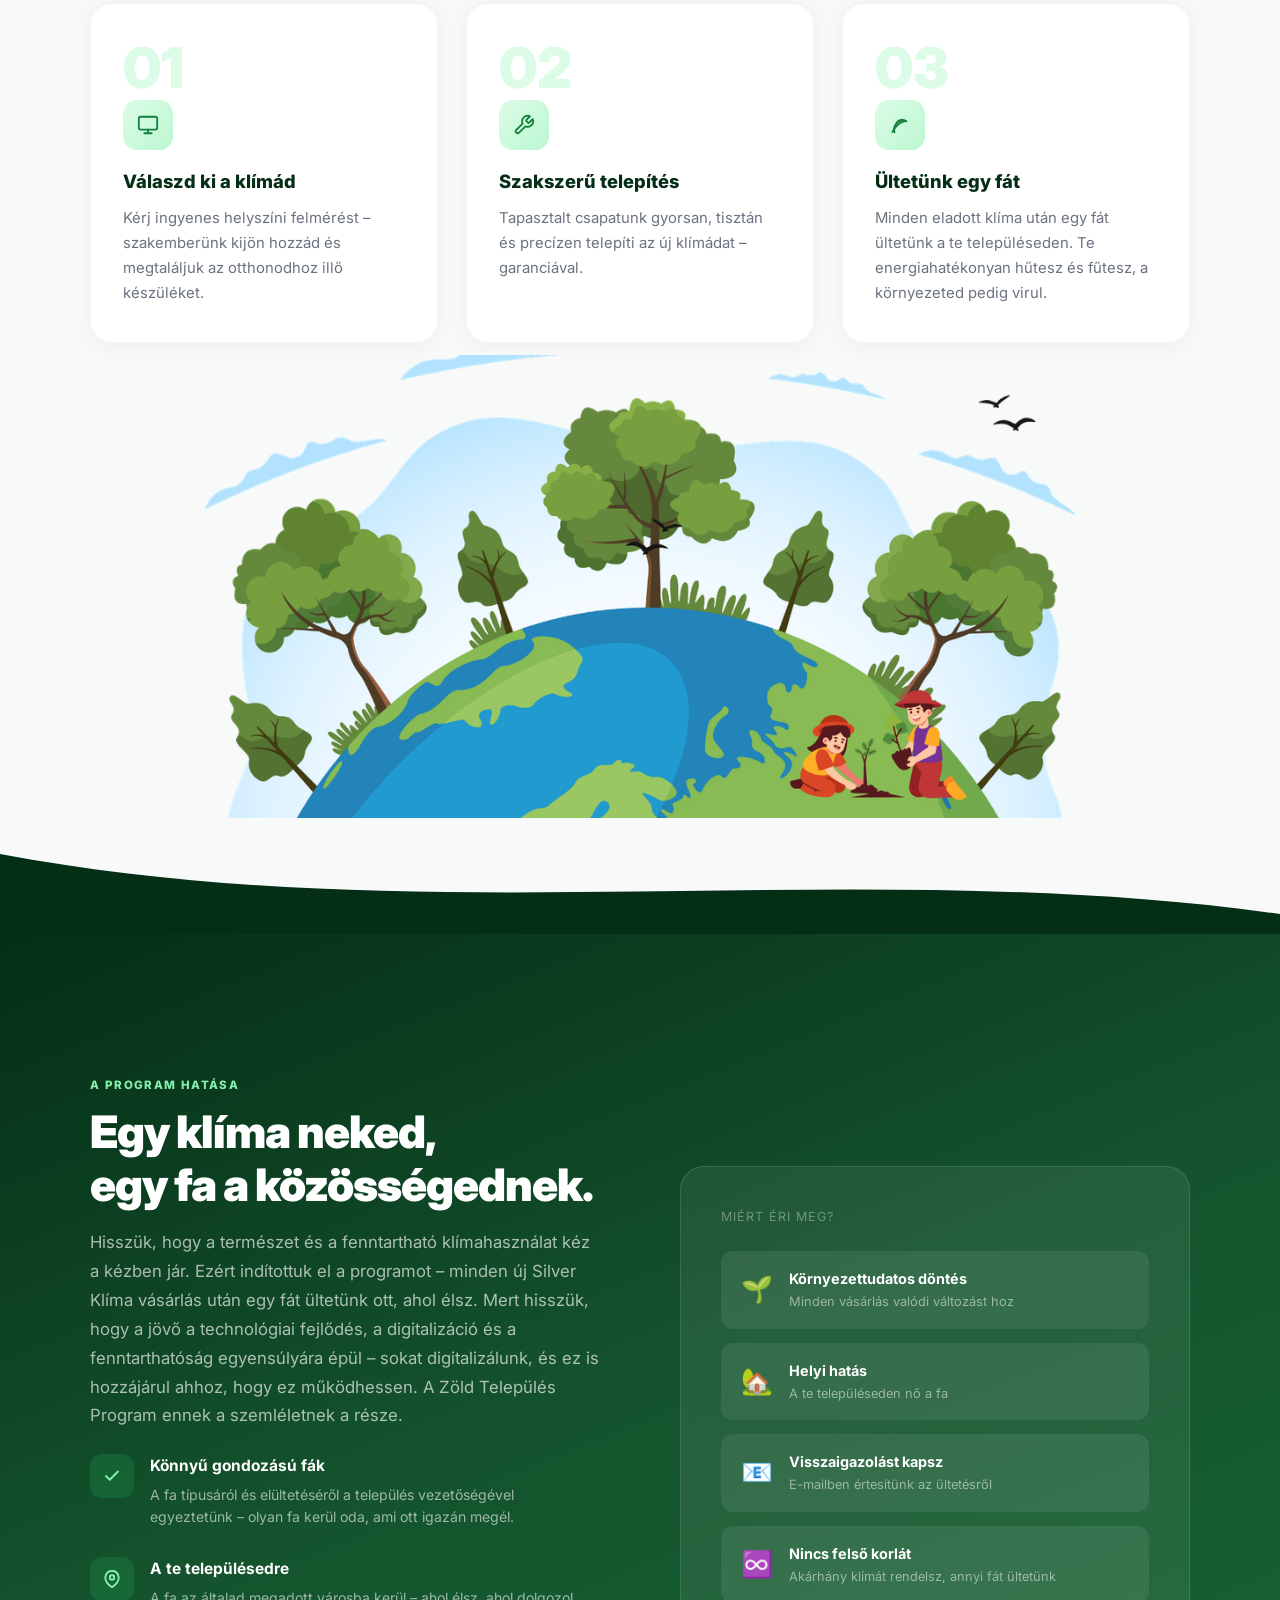
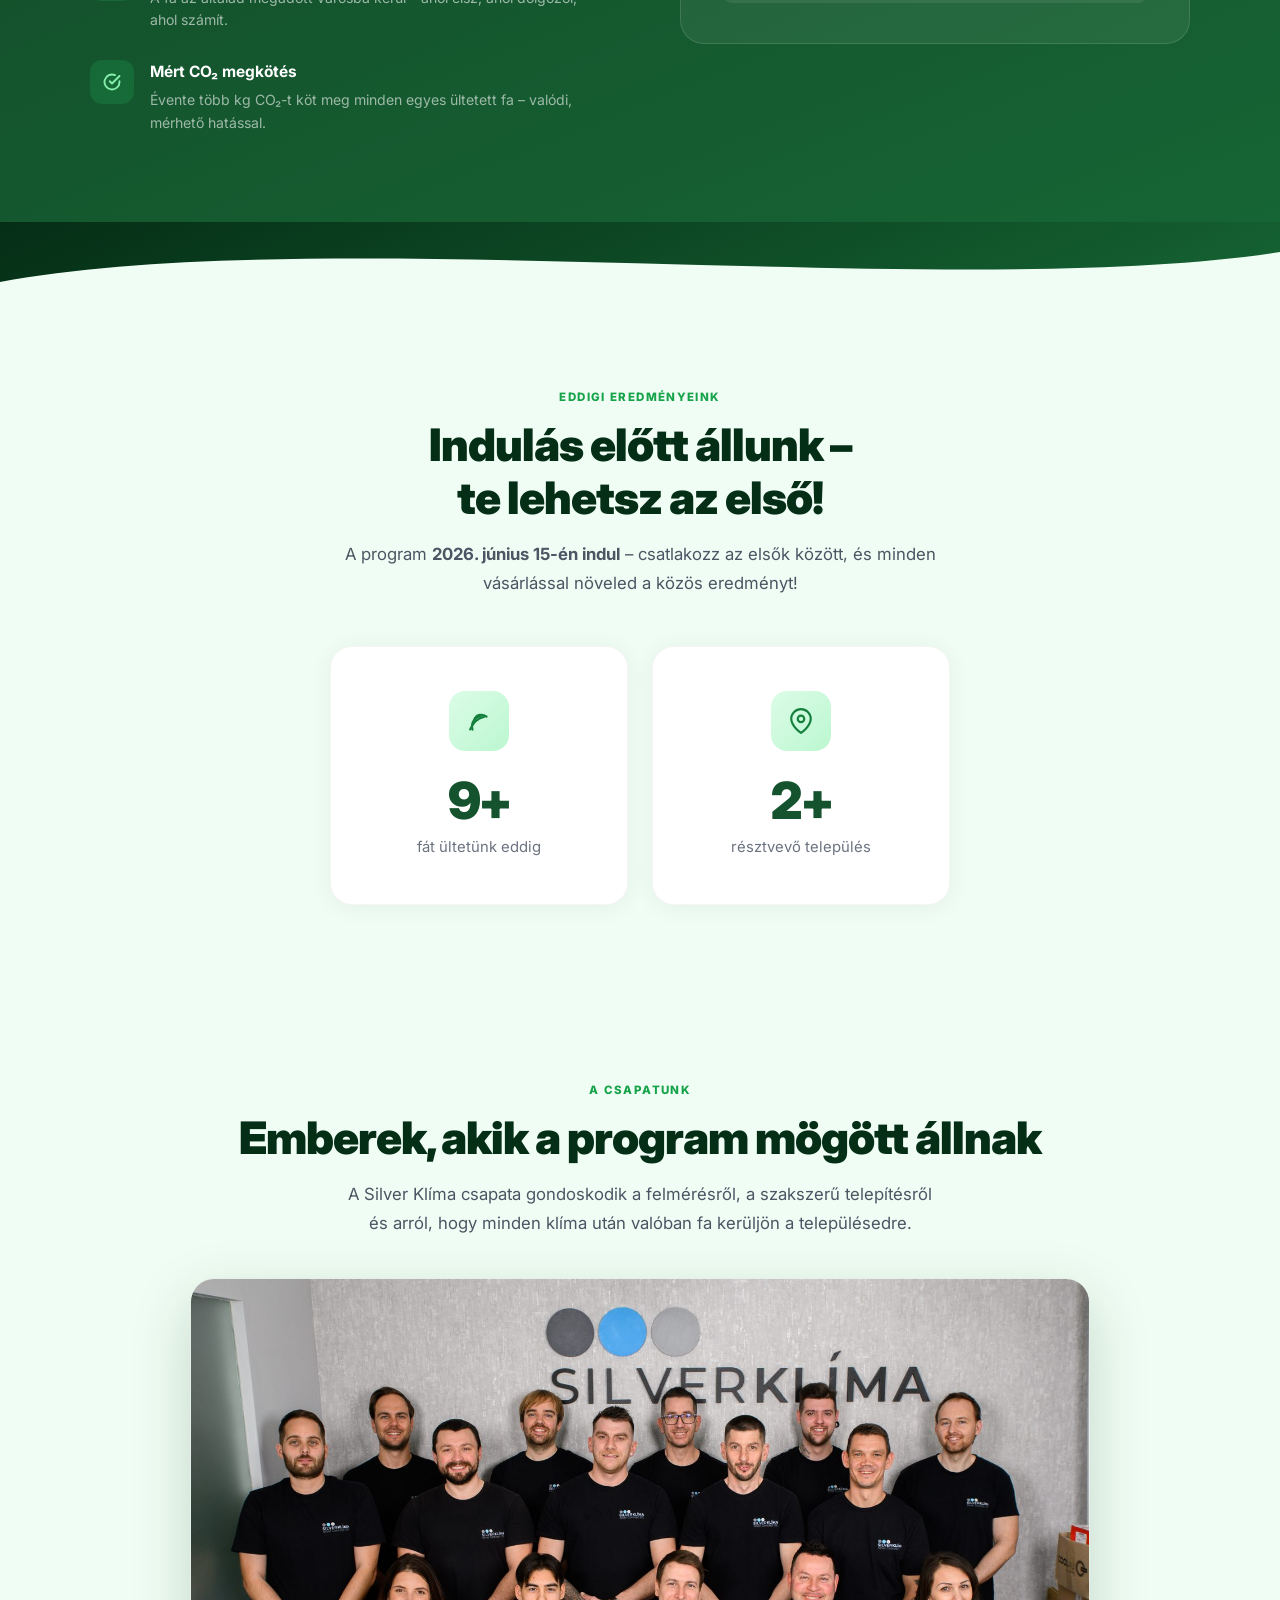
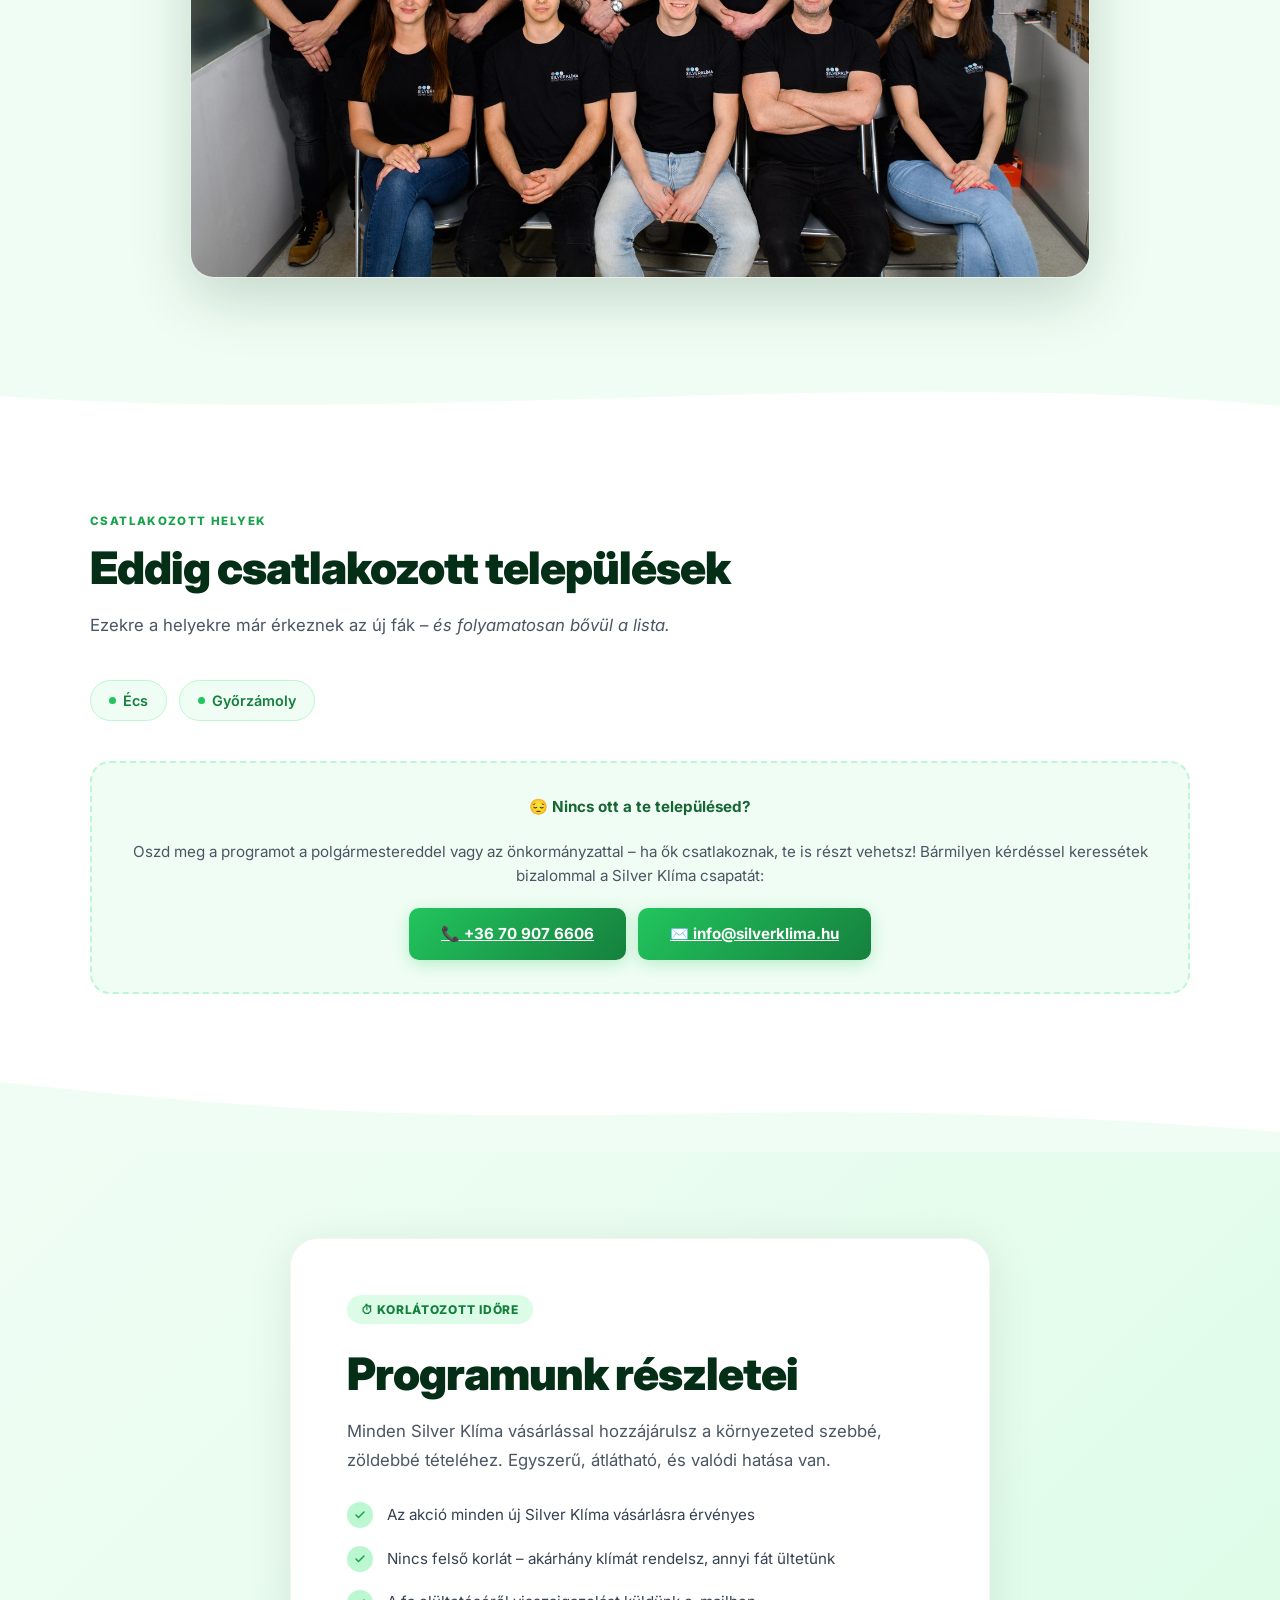
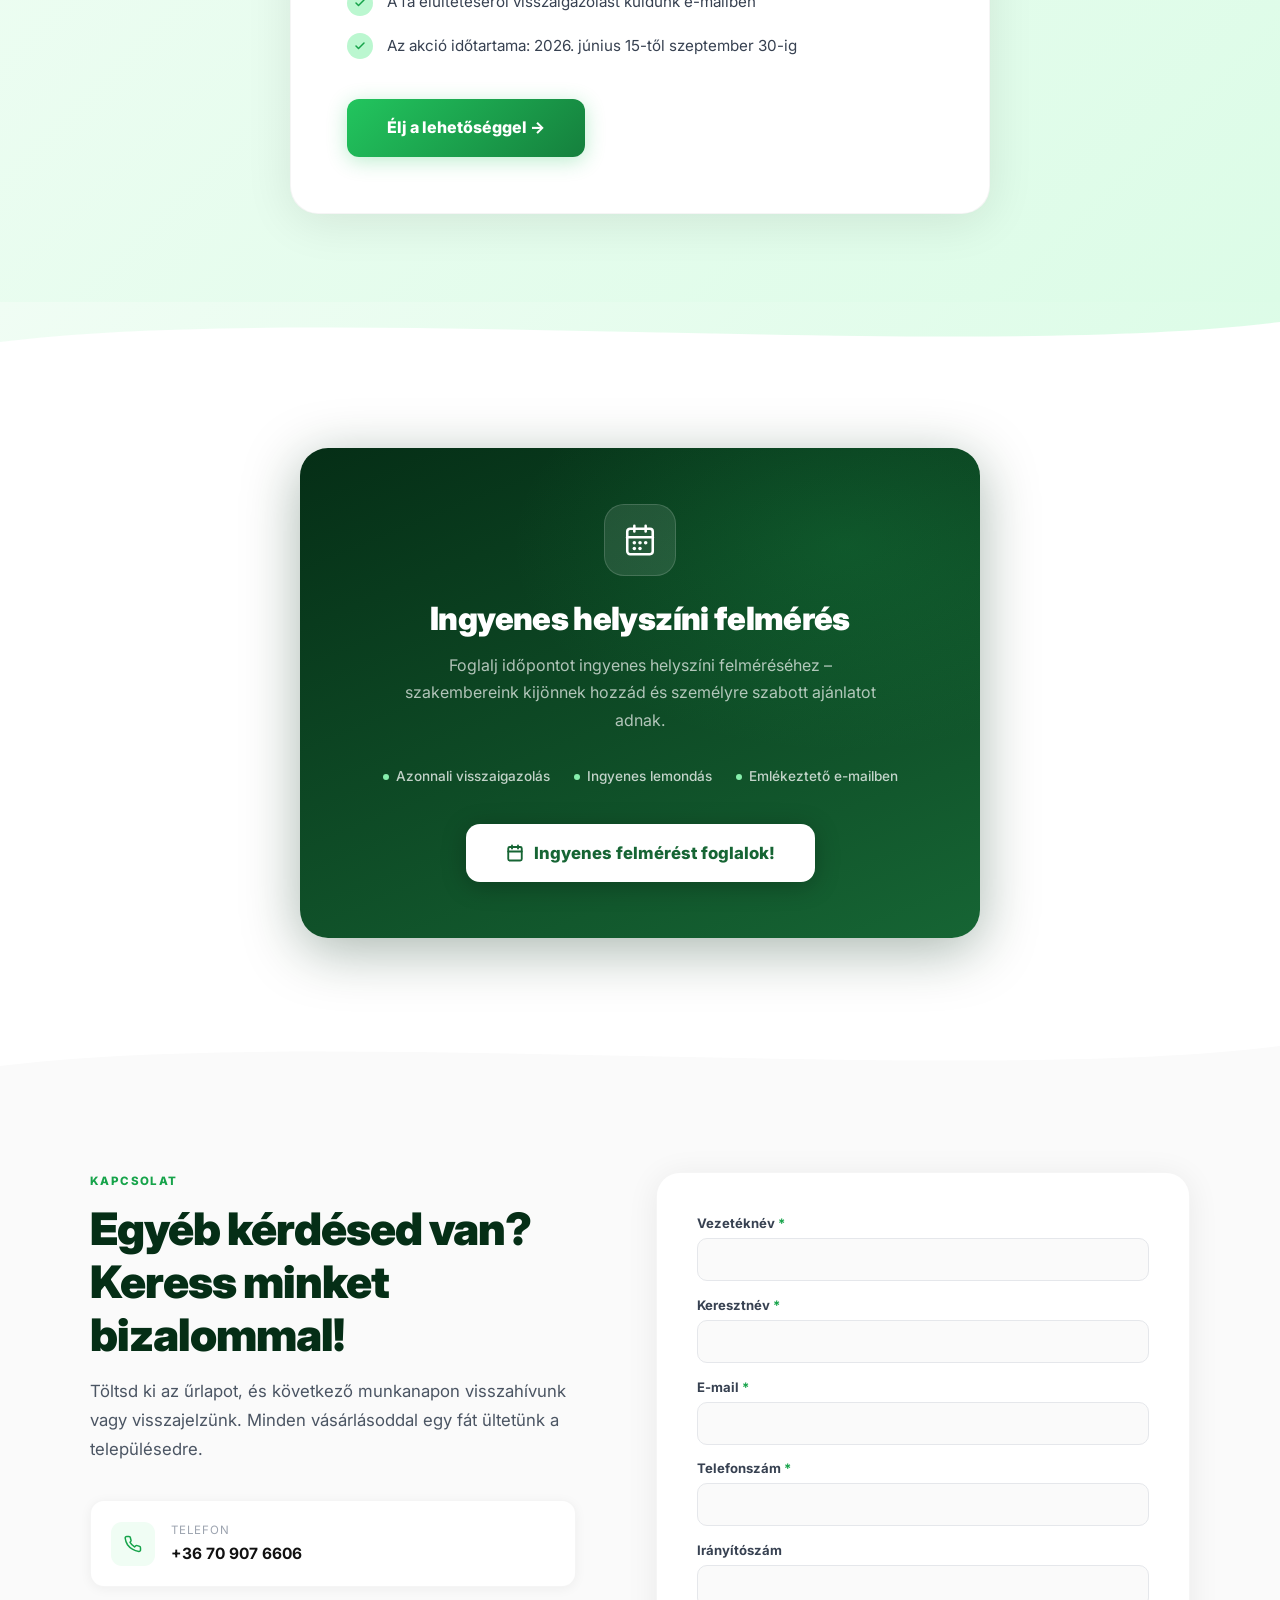
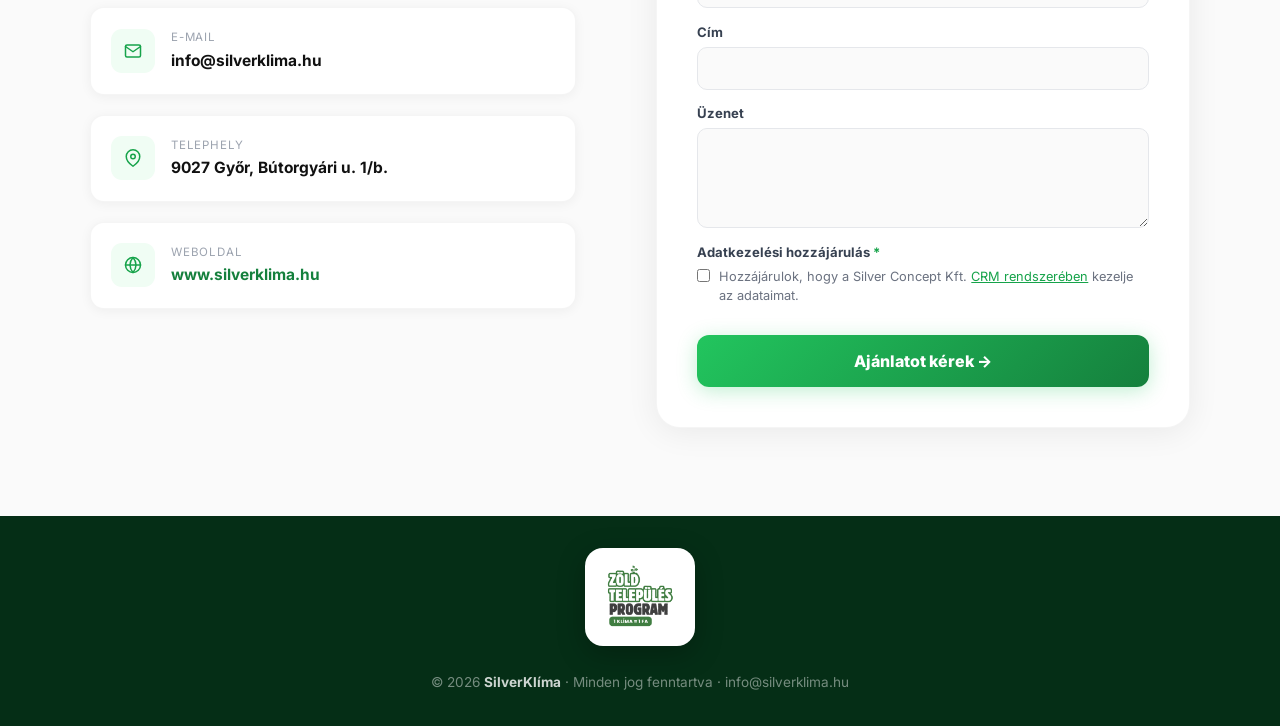
<file: silverklima.html>
<!DOCTYPE html>
<html lang="hu">
<head>
    <meta charset="UTF-8">
    <meta property="og:url" content="https://zoldtelepules.hu">
    <meta name="description" content="Minden klíma után egy fát ültetünk a te településedre. SilverKlíma – Silver Concept Kft.">
    <meta name="viewport" content="width=device-width, initial-scale=1.0">
    <title>SilverKlíma | zoldtelepules.hu – Minden klíma után 1 fa a településednek</title>
    <link href="https://fonts.googleapis.com/css2?family=Inter:wght@300;400;500;600;700;800;900&display=swap" rel="stylesheet">
    <script async src="https://r3.minicrm.hu/api/minicrm.js?t=1777282066"></script>
    <link rel="stylesheet" href="https://r3.minicrm.hu/api/minicrm.css" />
    <style>
        *, *::before, *::after { box-sizing: border-box; margin: 0; padding: 0; }
        :root {
            --g50:#f0fdf4; --g100:#dcfce7; --g200:#bbf7d0;
            --g500:#22c55e; --g600:#16a34a; --g700:#15803d;
            --g800:#166534; --g900:#14532d; --g950:#052e16;
            --ease: cubic-bezier(.22,1,.36,1);
        }
        html { scroll-behavior: smooth; }
        body { font-family:'Inter',sans-serif; color:#1a1a1a; background:#fff; line-height:1.6; overflow-x:hidden; }

        /* ── SCROLL PROGRESS ── */
        #progress { position:fixed; top:0; left:0; height:3px; background:linear-gradient(90deg,var(--g500),var(--g300,#86efac)); z-index:200; width:0%; transition:width .1s; }

        /* ── NAV ── */
        nav {
            position:fixed; top:0; left:0; right:0; z-index:100;
            padding:0 2rem; height:64px;
            display:flex; align-items:center; justify-content:space-between;
            transition:background .4s var(--ease), box-shadow .4s var(--ease), backdrop-filter .4s;
        }
        nav.scrolled {
            background:rgba(255,255,255,0.97);
            backdrop-filter:blur(20px);
            box-shadow:0 1px 0 rgba(0,0,0,0.07);
        }
        .nav-logo {
            display:flex; align-items:center;
            text-decoration:none;
        }
        .nav-logo-img {
            height:36px; width:auto; max-width:150px;
            display:block; object-fit:contain;
            filter:brightness(0) invert(1);
            transition:filter .4s;
        }
        nav.scrolled .nav-logo-img { filter:none; }
        .nav-logo-x { color:var(--g400,#4ade80); font-style:normal; transition:color .4s; }
        nav.scrolled .nav-logo em { color:var(--g600); }
        .nav-links { display:flex; gap:2rem; list-style:none; }
        .nav-links a {
            color:rgba(255,255,255,0.85); text-decoration:none;
            font-size:.875rem; font-weight:500; transition:color .3s;
        }
        nav.scrolled .nav-links a { color:#4b5563; }
        .nav-links a:hover { color:white; }
        nav.scrolled .nav-links a:hover { color:var(--g600); }
        .nav-cta {
            background:linear-gradient(135deg,var(--g500),var(--g700));
            color:white; padding:.5rem 1.25rem; border-radius:8px;
            font-size:.875rem; font-weight:700; text-decoration:none;
            transition:opacity .2s, transform .2s, box-shadow .2s;
            box-shadow:0 2px 12px rgba(34,197,94,.4);
        }
        .nav-cta:hover { opacity:.9; transform:translateY(-1px); box-shadow:0 4px 20px rgba(34,197,94,.45); }

        /* Hamburger */
        .hamburger { display:none; flex-direction:column; gap:5px; cursor:pointer; padding:6px; border:none; background:none; }
        .hamburger span {
            display:block; width:24px; height:2px; border-radius:2px;
            background:white; transition:all .35s var(--ease);
        }
        nav.scrolled .hamburger span { background:var(--g900); }
        .hamburger.open span:nth-child(1) { transform:translateY(7px) rotate(45deg); }
        .hamburger.open span:nth-child(2) { opacity:0; transform:scaleX(0); }
        .hamburger.open span:nth-child(3) { transform:translateY(-7px) rotate(-45deg); }

        /* Mobile menu overlay */
        .mobile-menu {
            display:none; position:fixed; inset:0; z-index:99;
            background:var(--g950); flex-direction:column;
            align-items:center; justify-content:center; gap:2rem;
            opacity:0; transform:translateY(-20px);
            transition:opacity .4s var(--ease), transform .4s var(--ease);
        }
        .mobile-menu.open { opacity:1; transform:translateY(0); }
        .mobile-menu a {
            color:white; text-decoration:none; font-size:1.5rem; font-weight:700;
            opacity:0; transform:translateY(16px);
            transition:opacity .4s var(--ease), transform .4s var(--ease), color .2s;
        }
        .mobile-menu.open a { opacity:1; transform:translateY(0); }
        .mobile-menu.open a:nth-child(1){transition-delay:.05s}
        .mobile-menu.open a:nth-child(2){transition-delay:.1s}
        .mobile-menu.open a:nth-child(3){transition-delay:.15s}
        .mobile-menu.open a:nth-child(4){transition-delay:.2s}
        .mobile-menu.open a:nth-child(5){transition-delay:.25s}
        .mobile-menu a:hover { color:var(--g400,#4ade80); }
        .mobile-cta {
            background:linear-gradient(135deg,var(--g500),var(--g700)) !important;
            padding:.85rem 2.5rem; border-radius:12px; font-size:1rem !important;
        }

        /* ── HERO ── */
        .hero {
            min-height:100vh;
            background:linear-gradient(155deg,var(--g950) 0%,var(--g900) 35%,var(--g800) 65%,var(--g700) 100%);
            display:flex; align-items:center; justify-content:center;
            text-align:center; padding:7rem 1.5rem 8rem;
            position:relative; overflow:hidden;
        }

        /* Animated orbs */
        .hero-orb {
            position:absolute; border-radius:50%; filter:blur(80px);
            animation:orb-drift 8s ease-in-out infinite alternate;
        }
        .hero-orb-1 { width:500px; height:500px; background:rgba(34,197,94,.12); top:-100px; left:-100px; animation-delay:0s; }
        .hero-orb-2 { width:400px; height:400px; background:rgba(134,239,172,.08); bottom:-50px; right:-80px; animation-delay:-4s; }
        .hero-orb-3 { width:300px; height:300px; background:rgba(21,128,61,.15); top:40%; left:50%; transform:translate(-50%,-50%); animation-delay:-2s; }
        @keyframes orb-drift {
            from { transform:translate(0,0) scale(1); }
            to   { transform:translate(30px,20px) scale(1.08); }
        }
        .hero-orb-3 { animation-name:orb-center; }
        @keyframes orb-center {
            from { transform:translate(-50%,-50%) scale(1); }
            to   { transform:translate(-50%,-50%) scale(1.15); }
        }

        /* Floating particles */
        .particles { position:absolute; inset:0; overflow:hidden; pointer-events:none; }
        .particle {
            position:absolute; width:4px; height:4px; background:rgba(134,239,172,.35);
            border-radius:50%; animation:float-up linear infinite;
        }
        @keyframes float-up {
            0%   { transform:translateY(100vh) scale(0); opacity:0; }
            10%  { opacity:1; }
            90%  { opacity:.5; }
            100% { transform:translateY(-10vh) scale(1.5); opacity:0; }
        }

        .hero-content { position:relative; z-index:1; max-width:820px; }

        /* Hero stagger-in on load */
        .hero-badge, .hero h1, .hero-sub, .countdown, .hero-btns {
            opacity:0; transform:translateY(24px);
            animation:hero-in .8s var(--ease) forwards;
        }
        .hero-badge { animation-delay:.1s; }
        .hero h1    { animation-delay:.25s; }
        .hero-sub   { animation-delay:.4s; }
        .countdown  { animation-delay:.55s; }
        .hero-btns  { animation-delay:.7s; }
        @keyframes hero-in {
            to { opacity:1; transform:translateY(0); }
        }

        .hero-badge {
            display:inline-flex; align-items:center; gap:8px;
            background:rgba(255,255,255,.1); backdrop-filter:blur(10px);
            border:1px solid rgba(255,255,255,.2);
            color:rgba(255,255,255,.92); padding:7px 20px; border-radius:100px;
            font-size:.78rem; font-weight:600; letter-spacing:.05em;
            text-transform:uppercase; margin-bottom:1.75rem;
        }
        .pulse { width:7px; height:7px; background:#86efac; border-radius:50%; animation:pulse 2s infinite; flex-shrink:0; }
        @keyframes pulse { 0%,100%{opacity:1;transform:scale(1)} 50%{opacity:.3;transform:scale(1.8)} }

        .hero h1 {
            font-size:clamp(2.2rem,5.5vw,4.4rem); font-weight:900; color:white;
            line-height:1.12; letter-spacing:-.025em; margin-bottom:1.25rem;
        }
        .hero h1 em { color:#86efac; font-style:normal; }
        .hero-sub {
            color:rgba(255,255,255,.72); font-size:1.1rem;
            max-width:540px; margin:0 auto 2.75rem; line-height:1.72;
        }

        /* Countdown */
        .countdown { display:flex; gap:.875rem; justify-content:center; margin-bottom:2.75rem; flex-wrap:wrap; }
        .cd-item {
            background:rgba(255,255,255,.1); backdrop-filter:blur(10px);
            border:1px solid rgba(255,255,255,.18); border-radius:16px;
            padding:1rem 1.4rem; min-width:78px; text-align:center;
            transition:background .3s, transform .3s;
        }
        .cd-item:hover { background:rgba(255,255,255,.16); transform:translateY(-3px); }
        .cd-num {
            font-size:2.2rem; font-weight:900; color:white; line-height:1;
            display:block; font-variant-numeric:tabular-nums;
        }
        .cd-lbl { font-size:.67rem; color:rgba(255,255,255,.5); text-transform:uppercase; letter-spacing:.07em; margin-top:5px; display:block; }

        .hero-btns { display:flex; gap:1rem; justify-content:center; flex-wrap:wrap; }
        .btn-white {
            background:white; color:var(--g800); padding:.9rem 2.2rem; border-radius:12px;
            font-size:1rem; font-weight:800; text-decoration:none;
            transition:all .25s var(--ease); box-shadow:0 4px 24px rgba(0,0,0,.28);
        }
        .btn-white:hover { transform:translateY(-3px); box-shadow:0 12px 36px rgba(0,0,0,.32); }
        .btn-ghost {
            background:transparent; color:white; padding:.9rem 2.2rem; border-radius:12px;
            font-size:1rem; font-weight:600; text-decoration:none;
            border:2px solid rgba(255,255,255,.38); transition:all .25s var(--ease);
        }
        .btn-ghost:hover { background:rgba(255,255,255,.12); border-color:rgba(255,255,255,.75); transform:translateY(-2px); }

        /* ── WAVE DIVIDERS ── */
        .wave { display:block; width:100%; overflow:hidden; line-height:0; }
        .wave svg { display:block; width:100%; }

        /* ── SECTIONS ── */
        .section { padding:5.5rem 1.5rem; }
        .section-inner { max-width:1100px; margin:0 auto; }
        .tag { font-size:.72rem; font-weight:800; text-transform:uppercase; letter-spacing:.12em; color:var(--g600); margin-bottom:.75rem; display:block; }
        .title { font-size:clamp(1.8rem,3.5vw,2.8rem); font-weight:900; color:var(--g950); line-height:1.18; letter-spacing:-.022em; margin-bottom:1rem; }
        .sub { color:#4b5563; font-size:1.05rem; line-height:1.72; max-width:600px; }

        /* ── HOW ── */
        .how-section { background:#f8faf9; padding-bottom:2.25rem; }

        .hero-poster { margin:1.85rem auto .25rem; max-width:330px; }
        .hero-poster img { width:100%; height:auto; display:block; filter:drop-shadow(0 18px 44px rgba(0,0,0,.4)); }
        .how-illustration { max-width:880px; margin:.75rem auto 0; }
        .how-illustration img { width:100%; height:auto; display:block; }
        .footer-logo { display:inline-block; background:#fff; border-radius:18px; padding:14px 20px; margin-bottom:1.25rem; box-shadow:0 8px 28px rgba(0,0,0,.25); }
        .footer-logo img { height:70px; width:auto; display:block; }
        @media (max-width:560px){ .hero-poster{ max-width:260px } .footer-logo img{ height:56px } }
        .steps { display:grid; grid-template-columns:repeat(3,1fr); gap:1.75rem; margin-top:3rem; }
        .step-card {
            background:white; border-radius:22px; padding:2.25rem 2rem;
            box-shadow:0 2px 24px rgba(0,0,0,.05);
            transition:transform .4s var(--ease), box-shadow .4s var(--ease);
            border:1px solid rgba(0,0,0,.04); position:relative; overflow:hidden;
        }
        .step-card::after {
            content:''; position:absolute; inset:0;
            background:linear-gradient(135deg,rgba(34,197,94,.04),transparent);
            opacity:0; transition:opacity .4s;
        }
        .step-card:hover { transform:translateY(-8px); box-shadow:0 20px 52px rgba(0,0,0,.1); }
        .step-card:hover::after { opacity:1; }
        .step-num { font-size:3.5rem; font-weight:900; color:var(--g100); line-height:1; margin-bottom:.2rem; }
        .step-icon {
            width:50px; height:50px; background:linear-gradient(135deg,var(--g100),var(--g200));
            border-radius:14px; display:flex; align-items:center; justify-content:center;
            color:var(--g700); margin-bottom:1.1rem; transition:transform .3s;
        }
        .step-card:hover .step-icon { transform:scale(1.1) rotate(-5deg); }
        .step-card h3 { font-size:1.15rem; font-weight:800; color:var(--g950); margin-bottom:.6rem; }
        .step-card p { color:#6b7280; font-size:.93rem; line-height:1.68; }

        /* ── PROGRAM ── */
        .program-section { background:linear-gradient(158deg,var(--g950) 0%,var(--g900) 50%,var(--g800) 100%); }
        .program-grid { display:grid; grid-template-columns:1fr 1fr; gap:5rem; align-items:center; margin-top:3.5rem; }
        .prog-features { display:flex; flex-direction:column; gap:1.75rem; margin-top:1.5rem; }
        .prog-feat { display:flex; gap:1rem; align-items:flex-start; }
        .feat-icon {
            width:44px; height:44px; flex-shrink:0;
            background:rgba(34,197,94,.18); border-radius:12px;
            display:flex; align-items:center; justify-content:center; color:#86efac;
            transition:background .3s, transform .3s;
        }
        .feat-icon svg { width:18px; height:18px; }
        .prog-feat:hover .feat-icon { background:rgba(34,197,94,.3); transform:scale(1.1); }
        .feat-text h4 { font-weight:700; color:white; margin-bottom:.3rem; font-size:.97rem; }
        .feat-text p { color:rgba(255,255,255,.58); font-size:.88rem; line-height:1.6; }
        .prog-card {
            background:rgba(255,255,255,.07); border:1px solid rgba(255,255,255,.12);
            border-radius:24px; padding:2.5rem;
            transition:background .3s;
        }
        .prog-card:hover { background:rgba(255,255,255,.1); }
        .prog-card-item {
            background:rgba(255,255,255,.08); border-radius:12px;
            padding:1rem 1.25rem; display:flex; align-items:center; gap:1rem;
            margin-bottom:.875rem; transition:background .3s, transform .25s var(--ease);
        }
        .prog-card-item:last-child { margin-bottom:0; }
        .prog-card-item:hover { background:rgba(255,255,255,.14); transform:translateX(4px); }
        .prog-card-item span:first-child { font-size:1.6rem; }
        .prog-card-item-t { font-weight:700; color:white; font-size:.9rem; margin-bottom:2px; }
        .prog-card-item-s { color:rgba(255,255,255,.5); font-size:.8rem; }

        /* ── STATS ── */
        .stats-section { background:var(--g50); }

        .team-photo { max-width:900px; margin:0 auto; border-radius:24px; overflow:hidden; box-shadow:0 20px 60px rgba(5,46,22,.18); border:1px solid rgba(0,0,0,.05); line-height:0; }
        .team-photo img { width:100%; height:auto; display:block; }
        .stats-grid { display:grid; grid-template-columns:repeat(2,1fr); gap:1.5rem; margin:3rem auto 0; max-width:620px; }
        .stat-card {
            background:white; border-radius:22px; padding:2.75rem 2rem; text-align:center;
            box-shadow:0 2px 24px rgba(0,0,0,.055); border:1px solid rgba(0,0,0,.04);
            transition:transform .4s var(--ease), box-shadow .4s;
        }
        .stat-card:hover { transform:translateY(-6px); box-shadow:0 16px 48px rgba(0,0,0,.1); }
        .stat-icon {
            width:60px; height:60px; background:linear-gradient(135deg,var(--g100),var(--g200));
            border-radius:16px; display:flex; align-items:center; justify-content:center;
            color:var(--g700); margin:0 auto 1.5rem; transition:transform .3s;
        }
        .stat-icon svg { width:26px; height:26px; }
        .stat-card:hover .stat-icon { transform:scale(1.1) rotate(5deg); }
        .stat-num {
            font-size:3.2rem; font-weight:900; color:var(--g900); line-height:1;
            display:block; margin-bottom:.5rem; letter-spacing:-.03em;
            font-variant-numeric:tabular-nums;
        }
        .stat-lbl { color:#6b7280; font-size:.93rem; }

        /* ── CITIES ── */
        .cities-section { background:white; }
        .cities-wrap { display:flex; flex-wrap:wrap; gap:.75rem; margin-top:2.5rem; }
        .city-tag {
            display:flex; align-items:center; gap:7px;
            background:var(--g50); border:1.5px solid var(--g200);
            color:var(--g700); padding:8px 18px; border-radius:100px;
            font-size:.9rem; font-weight:600; cursor:default;
            opacity:0; transform:translateY(12px) scale(.95);
            transition:background .25s, border-color .25s, transform .25s var(--ease), opacity .4s var(--ease);
        }
        .city-tag.visible { opacity:1; transform:translateY(0) scale(1); }
        .city-tag:hover { background:var(--g100); border-color:var(--g500); transform:translateY(-2px) scale(1.03); }
        a.city-tag { text-decoration:none; cursor:pointer; }
        .city-dot { width:7px; height:7px; background:var(--g500); border-radius:50%; flex-shrink:0; animation:pulse 3s infinite; }

        /* ── MAYOR CTA ── */
        .mayor-cta {
            margin-top:2.5rem; border:2px dashed var(--g200);
            border-radius:20px; padding:2rem; text-align:center;
            background:var(--g50); transition:border-color .3s, background .3s;
        }
        .mayor-cta:hover { border-color:var(--g400,#4ade80); background:var(--g100); }
        .mayor-cta p { color:#4b5563; font-size:.95rem; margin-bottom:1.25rem; }
        .mayor-cta p strong { color:var(--g800); }
        .mayor-form { display:none; margin-top:1.25rem; }
        .mayor-form.open { display:block; }
        .mayor-row { display:grid; grid-template-columns:1fr 1fr; gap:.75rem; margin-bottom:.75rem; }
        @media(max-width:540px){ .mayor-row { grid-template-columns:1fr; } }
        .mayor-input {
            border:1.5px solid #e5e7eb; border-radius:10px;
            padding:.7rem 1rem; font-size:.9rem; font-family:'Inter',sans-serif;
            color:#111; background:white; outline:none; width:100%;
            transition:border-color .2s, box-shadow .2s;
        }
        .mayor-input:focus { border-color:var(--g500); box-shadow:0 0 0 3px rgba(34,197,94,.12); }
        .btn-mayor {
            background:linear-gradient(135deg,var(--g500),var(--g700));
            color:white; border:none; padding:.85rem 2rem; border-radius:10px;
            font-size:.95rem; font-weight:700; cursor:pointer; font-family:'Inter',sans-serif;
            transition:all .25s var(--ease); box-shadow:0 4px 16px rgba(34,197,94,.28);
        }
        .btn-mayor:hover { transform:translateY(-2px); box-shadow:0 8px 24px rgba(34,197,94,.38); }
        .btn-toggle-mayor {
            background:white; color:var(--g700); border:2px solid var(--g300,#86efac);
            padding:.7rem 1.75rem; border-radius:10px; font-size:.9rem; font-weight:700;
            cursor:pointer; font-family:'Inter',sans-serif; transition:all .25s;
        }
        .btn-toggle-mayor:hover { background:var(--g100); border-color:var(--g500); }

        /* ── DETAILS ── */
        .details-section { background:linear-gradient(135deg,var(--g50) 0%,var(--g100) 100%); }
        .details-card {
            background:white; border-radius:28px; padding:3.5rem;
            box-shadow:0 8px 48px rgba(0,0,0,.09); max-width:700px; margin:0 auto;
            border:1px solid rgba(0,0,0,.04);
        }
        .limited-badge {
            display:inline-flex; align-items:center; gap:6px;
            background:var(--g100); color:var(--g700);
            padding:5px 14px; border-radius:100px;
            font-size:.75rem; font-weight:800; letter-spacing:.06em;
            text-transform:uppercase; margin-bottom:1.5rem;
        }
        .detail-list { list-style:none; margin:1.75rem 0 2.5rem; display:flex; flex-direction:column; gap:1.1rem; }
        .detail-item {
            display:flex; align-items:center; gap:.875rem;
            color:#374151; font-size:.95rem; line-height:1.5;
            opacity:0; transform:translateX(-16px);
            transition:opacity .5s var(--ease), transform .5s var(--ease);
        }
        .detail-item.visible { opacity:1; transform:translateX(0); }
        .detail-item:nth-child(1){transition-delay:.05s}
        .detail-item:nth-child(2){transition-delay:.12s}
        .detail-item:nth-child(3){transition-delay:.19s}
        .detail-item:nth-child(4){transition-delay:.26s}
        .detail-check {
            width:26px; height:26px; flex-shrink:0;
            background:var(--g100); border-radius:50%;
            display:flex; align-items:center; justify-content:center; transition:background .3s;
        }
        .detail-item.visible .detail-check { background:var(--g200); }
        .detail-check svg { width:12px; height:12px; color:var(--g600); }
        .btn-green {
            display:inline-block;
            background:linear-gradient(135deg,var(--g500),var(--g700));
            color:white; padding:1rem 2.5rem; border-radius:12px;
            font-size:1rem; font-weight:800; text-decoration:none;
            transition:all .25s var(--ease); box-shadow:0 4px 20px rgba(34,197,94,.3);
        }
        .btn-green:hover { transform:translateY(-3px); box-shadow:0 10px 36px rgba(34,197,94,.42); }

        /* ── BOOKING ── */
        .booking-section { background:#fff; }
        .booking-card {
            max-width:680px; margin:0 auto;
            background:linear-gradient(158deg,var(--g950) 0%,var(--g800) 100%);
            border-radius:28px; padding:3.5rem;
            text-align:center; position:relative; overflow:hidden;
            box-shadow:0 12px 56px rgba(5,46,22,.35);
        }
        .booking-card::before {
            content:''; position:absolute; inset:0;
            background:radial-gradient(ellipse 70% 60% at 80% 20%, rgba(34,197,94,.15) 0%, transparent 70%);
        }
        .booking-card > * { position:relative; z-index:1; }
        .booking-icon {
            width:72px; height:72px; margin:0 auto 1.5rem;
            background:rgba(255,255,255,.1); border-radius:20px;
            display:flex; align-items:center; justify-content:center;
            border:1px solid rgba(255,255,255,.15);
        }
        .booking-card h3 {
            font-size:clamp(1.5rem,3vw,2rem); font-weight:900;
            color:white; line-height:1.2; margin-bottom:.875rem; letter-spacing:-.02em;
        }
        .booking-card p {
            color:rgba(255,255,255,.68); font-size:1rem; line-height:1.7;
            max-width:480px; margin:0 auto 2rem;
        }
        .booking-features {
            display:flex; justify-content:center; gap:1.5rem;
            flex-wrap:wrap; margin-bottom:2.25rem;
        }
        .booking-feat {
            display:flex; align-items:center; gap:7px;
            color:rgba(255,255,255,.75); font-size:.85rem; font-weight:500;
        }
        .booking-feat-dot { width:6px; height:6px; background:#86efac; border-radius:50%; flex-shrink:0; }
        .btn-booking {
            display:inline-flex; align-items:center; gap:10px;
            background:white; color:var(--g800);
            padding:1rem 2.5rem; border-radius:14px;
            font-size:1.05rem; font-weight:800; text-decoration:none;
            transition:all .25s var(--ease); box-shadow:0 4px 24px rgba(0,0,0,.25);
        }
        .btn-booking:hover { transform:translateY(-3px); box-shadow:0 12px 36px rgba(0,0,0,.3); }
        .btn-booking svg { width:18px; height:18px; flex-shrink:0; }

        /* ── CONTACT ── */
        .contact-section { background:#fafafa; }
        .contact-grid { display:grid; grid-template-columns:1fr 1.1fr; gap:5rem; align-items:start; }
        .contact-info { display:flex; flex-direction:column; gap:1.25rem; margin-top:2.25rem; }
        .ci {
            display:flex; align-items:center; gap:1rem;
            padding:1.25rem; background:white; border-radius:14px;
            box-shadow:0 2px 12px rgba(0,0,0,.05); border:1px solid rgba(0,0,0,.04);
            transition:transform .3s var(--ease), box-shadow .3s;
        }
        .ci:hover { transform:translateX(5px); box-shadow:0 4px 20px rgba(0,0,0,.08); }
        .ci-icon {
            width:44px; height:44px; flex-shrink:0;
            background:var(--g50); border-radius:11px;
            display:flex; align-items:center; justify-content:center; color:var(--g600);
        }
        .ci-icon svg { width:18px; height:18px; }
        .ci-lbl { font-size:.72rem; color:#9ca3af; text-transform:uppercase; letter-spacing:.07em; margin-bottom:2px; }
        .ci-val { font-weight:700; color:#111; font-size:.97rem; }
        .contact-form {
            background:white; border-radius:24px; padding:2.5rem;
            box-shadow:0 4px 32px rgba(0,0,0,.07); border:1px solid rgba(0,0,0,.04);
        }
        .form-row { display:grid; grid-template-columns:1fr 1fr; gap:1rem; }
        .fg { display:flex; flex-direction:column; gap:5px; margin-bottom:1rem; }
        .fg.full { grid-column:1/-1; }
        .fl { font-size:.82rem; font-weight:700; color:#374151; }
        .fi,.fta {
            border:1.5px solid #e5e7eb; border-radius:10px;
            padding:.75rem 1rem; font-size:.95rem; font-family:inherit;
            color:#111; outline:none; background:#fafafa;
            transition:border-color .25s, box-shadow .25s, background .25s;
        }
        .fi:focus,.fta:focus { border-color:var(--g500); background:white; box-shadow:0 0 0 3px rgba(34,197,94,.12); }
        .fta { resize:vertical; min-height:120px; }
        .btn-submit {
            width:100%; background:linear-gradient(135deg,var(--g500),var(--g700));
            color:white; border:none; padding:1rem; border-radius:12px;
            font-size:1rem; font-weight:800; cursor:pointer; font-family:inherit;
            transition:all .25s var(--ease); box-shadow:0 4px 20px rgba(34,197,94,.28); margin-top:.5rem;
        }
        .btn-submit:hover { transform:translateY(-2px); box-shadow:0 8px 28px rgba(34,197,94,.4); }
        .btn-submit:disabled { opacity:.8; transform:none; cursor:default; }

        /* ── MINICRM FORM OVERRIDE ── */
        .contact-form form.TurnKeyCRM,
        .contact-form form.TurnKeyCRM * { box-sizing:border-box !important; }
        .contact-form form.TurnKeyCRM { font-family:'Inter',sans-serif !important; width:100% !important; max-width:100% !important; text-align:left !important; }
        .contact-form form.TurnKeyCRM fieldset { background:transparent !important; border:none !important; padding:0 !important; margin:0 0 .5rem !important; float:none !important; width:100% !important; min-width:0 !important; }
        .contact-form form.TurnKeyCRM legend { display:none !important; }
        .contact-form form.TurnKeyCRM .InputBlock { float:none !important; width:100% !important; clear:both !important; margin:0 0 .85rem !important; padding:0 !important; display:block !important; text-align:left !important; }
        .contact-form form.TurnKeyCRM label { float:none !important; width:auto !important; display:block !important; font-size:.82rem !important; font-weight:700 !important; color:#374151 !important; font-family:'Inter',sans-serif !important; margin-bottom:4px !important; padding:0 !important; white-space:normal !important; text-align:left !important; }
        .contact-form form.TurnKeyCRM label.Required::after { content:' *'; color:var(--g600); }
        .contact-form form.TurnKeyCRM input[type='text'],
        .contact-form form.TurnKeyCRM textarea,
        .contact-form form.TurnKeyCRM select {
            float:none !important; display:block !important; width:100% !important;
            border:1.5px solid #e5e7eb !important; border-radius:10px !important;
            padding:.72rem 1rem !important; font-size:.93rem !important;
            font-family:'Inter',sans-serif !important; color:#111 !important;
            background:#fafafa !important; outline:none !important;
            margin:0 !important; -webkit-appearance:none !important;
        }
        .contact-form form.TurnKeyCRM input[type='text']:focus,
        .contact-form form.TurnKeyCRM textarea:focus { border-color:var(--g500) !important; background:white !important; box-shadow:0 0 0 3px rgba(34,197,94,.12) !important; }
        .contact-form form.TurnKeyCRM textarea { min-height:100px !important; resize:vertical !important; }
        .contact-form form.TurnKeyCRM .SetLabel { display:flex !important; float:none !important; align-items:flex-start !important; gap:.6rem !important; width:100% !important; }
        .contact-form form.TurnKeyCRM .CheckBoxLabel { font-size:.8rem !important; color:#6b7280 !important; font-weight:400 !important; line-height:1.5 !important; white-space:normal !important; }
        .contact-form form.TurnKeyCRM .CheckBoxLabel a { color:var(--g600) !important; }
        .contact-form form.TurnKeyCRM input[type='checkbox'] { flex-shrink:0 !important; margin-top:2px !important; }
        .contact-form form.TurnKeyCRM input[type='Submit'] {
            float:none !important; display:block !important; width:100% !important;
            margin:1rem 0 0 !important; padding:1rem !important; border:none !important;
            border-radius:12px !important; font-size:1rem !important; font-weight:800 !important;
            font-family:'Inter',sans-serif !important; cursor:pointer !important;
            background:linear-gradient(135deg,var(--g500),var(--g700)) !important;
            color:white !important; box-shadow:0 4px 20px rgba(34,197,94,.28) !important;
        }
        .contact-form form.TurnKeyCRM input[type='Submit']:hover { opacity:.9 !important; }
        .contact-form form.TurnKeyCRM .Response[style*="display: none"],
        .contact-form form.TurnKeyCRM .Response[style*="display:none"] { display:none !important; }
        .contact-form form.TurnKeyCRM .Response { background:var(--g50) !important; border-radius:12px !important; padding:1rem !important; color:var(--g800) !important; font-weight:600 !important; border:1.5px solid var(--g200) !important; margin-top:1rem !important; }
        .contact-form form.TurnKeyCRM .webform-footer { display:none !important; }

        /* ── FOOTER ── */
        footer {
            background:var(--g950); color:rgba(255,255,255,.45);
            text-align:center; padding:2rem 1.5rem; font-size:.85rem;
        }
        footer strong { color:rgba(255,255,255,.8); }
        footer a { color:rgba(255,255,255,.45); text-decoration:none; transition:color .2s; }
        footer a:hover { color:rgba(255,255,255,.8); }

        /* ── FADE-UP base ── */
        .fade-up {
            opacity:0; transform:translateY(30px);
            transition:opacity .7s var(--ease), transform .7s var(--ease);
        }
        .fade-up.visible { opacity:1; transform:translateY(0); }
        .fade-left {
            opacity:0; transform:translateX(-30px);
            transition:opacity .7s var(--ease), transform .7s var(--ease);
        }
        .fade-left.visible { opacity:1; transform:translateX(0); }
        .fade-right {
            opacity:0; transform:translateX(30px);
            transition:opacity .7s var(--ease), transform .7s var(--ease);
        }
        .fade-right.visible { opacity:1; transform:translateX(0); }

        /* ── RESPONSIVE ── */
        @media (max-width:900px) {
            .steps { grid-template-columns:1fr 1fr; }
            .stats-grid { grid-template-columns:1fr 1fr; }
            .program-grid,.contact-grid { grid-template-columns:1fr; gap:2.5rem; }
            .steps .step-card:last-child { grid-column:1/-1; }
        }
        @media (max-width:640px) {
            .nav-links,.nav-cta { display:none; }
            .hamburger { display:flex; }
            .mobile-menu { display:flex; }
            .steps { grid-template-columns:1fr; }
            .steps .step-card:last-child { grid-column:auto; }
            .stats-grid { grid-template-columns:1fr; }
            .form-row { grid-template-columns:1fr; }
            .countdown { gap:.5rem; }
            .cd-item { padding:.75rem .9rem; min-width:65px; }
            .cd-num { font-size:1.7rem; }
            .details-card { padding:2rem 1.25rem; }
            .contact-form { padding:1.75rem 1.25rem; }
            .section { padding:4rem 1.25rem; }
            .hero { padding:6rem 1.25rem 7rem; }
        }
    </style>
</head>
<body>

<!-- SCROLL PROGRESS -->
<div id="progress"></div>

<!-- MOBILE MENU -->
<div class="mobile-menu" id="mobileMenu">
    <a href="#program" onclick="closeMobile()">A program</a>
    <a href="#hogyan" onclick="closeMobile()">Hogyan működik</a>
    <a href="#hatas" onclick="closeMobile()">Hol tartunk</a>
    <a href="#foglalas" onclick="closeMobile()">Időpontfoglalás</a>
    <a href="#kapcsolat" onclick="closeMobile()">Kapcsolat</a>
    <a href="#foglalas" class="mobile-cta" onclick="closeMobile()">Ingyenes felmérést foglalok!</a>
</div>

<!-- NAV -->
<nav id="navbar">
    <a href="#" class="nav-logo">
        <img src="[data-uri]" alt="SilverKlíma" class="nav-logo-img" />
    </a>
    <ul class="nav-links">
        <li><a href="#program">A program</a></li>
        <li><a href="#hogyan">Hogyan működik</a></li>
        <li><a href="#hatas">Hol tartunk</a></li>
        <li><a href="#foglalas">Időpontfoglalás</a></li>
        <li><a href="#kapcsolat">Kapcsolat</a></li>
    </ul>
    <a href="#foglalas" class="nav-cta">Ingyenes felmérést foglalok!</a>
    <button class="hamburger" id="burger" aria-label="Menü" onclick="toggleMobile()">
        <span></span><span></span><span></span>
    </button>
</nav>

<!-- HERO -->
<section class="hero">
    <div class="hero-orb hero-orb-1"></div>
    <div class="hero-orb hero-orb-2"></div>
    <div class="hero-orb hero-orb-3"></div>
    <div class="particles" id="particles"></div>

    <div class="hero-content">
        <div class="hero-badge"><span class="pulse"></span> Korlátozott időre szóló program</div>
        <h1>Minden klíma után egy fát ültetünk <em>a településednek.</em></h1>
        <p class="hero-sub">Szereltess fel klímát a Silver Klímával, és minden eladott klíma után egy fát ültetünk arra a településre, ahol élsz – <em>azokon a településeken, ahol az önkormányzat csatlakozott a programunkhoz.</em></p>

        <div class="hero-poster fade-up">
            <img src="assets/zold-program-poszter.png" alt="Zöld Település Program – 1 klíma = 1 fa · 2026. június 15. – szeptember 30. · minden résztvevő Győr környéki településen">
        </div>

        <div class="countdown">
            <div class="cd-item"><span class="cd-num" id="days">--</span><span class="cd-lbl">nap</span></div>
            <div class="cd-item"><span class="cd-num" id="hours">--</span><span class="cd-lbl">óra</span></div>
            <div class="cd-item"><span class="cd-num" id="mins">--</span><span class="cd-lbl">perc</span></div>
            <div class="cd-item"><span class="cd-num" id="secs">--</span><span class="cd-lbl">mp</span></div>
        </div>

        <div class="hero-btns">
            <a href="#foglalas" class="btn-white">Foglalj felmérést</a>
            <a href="#hogyan" class="btn-ghost">Hogyan működik?</a>
        </div>
    </div>
</section>

<!-- WAVE: hero → how -->
<div class="wave" style="background:linear-gradient(155deg,var(--g950),var(--g800)); margin-bottom:-2px">
    <svg viewBox="0 0 1440 80" preserveAspectRatio="none" height="80"><path d="M0,80 C360,0 1080,80 1440,20 L1440,80 Z" fill="#f8faf9"/></svg>
</div>

<!-- HOW IT WORKS -->
<section class="section how-section" id="hogyan">
    <div class="section-inner">
        <div class="fade-up">
            <span class="tag">Hogyan működik</span>
            <h2 class="title">Három egyszerű lépés a hűvös<br>otthontól a zöldebb településig.</h2>
        </div>
        <div class="steps">
            <div class="step-card fade-up" style="transition-delay:.1s">
                <div class="step-num">01</div>
                <div class="step-icon">
                    <svg viewBox="0 0 24 24" fill="none" stroke="currentColor" stroke-width="2" stroke-linecap="round" stroke-linejoin="round" width="22" height="22">
                        <rect x="2" y="3" width="20" height="14" rx="2"/><line x1="8" y1="21" x2="16" y2="21"/><line x1="12" y1="17" x2="12" y2="21"/>
                    </svg>
                </div>
                <h3>Válaszd ki a klímád</h3>
                <p>Kérj ingyenes helyszíni felmérést – szakemberünk kijön hozzád és megtaláljuk az otthonodhoz illő készüléket.</p>
            </div>
            <div class="step-card fade-up" style="transition-delay:.2s">
                <div class="step-num">02</div>
                <div class="step-icon">
                    <svg viewBox="0 0 24 24" fill="none" stroke="currentColor" stroke-width="2" stroke-linecap="round" stroke-linejoin="round" width="22" height="22">
                        <path d="M14.7 6.3a1 1 0 0 0 0 1.4l1.6 1.6a1 1 0 0 0 1.4 0l3.77-3.77a6 6 0 0 1-7.94 7.94l-6.91 6.91a2.12 2.12 0 0 1-3-3l6.91-6.91a6 6 0 0 1 7.94-7.94l-3.76 3.76z"/>
                    </svg>
                </div>
                <h3>Szakszerű telepítés</h3>
                <p>Tapasztalt csapatunk gyorsan, tisztán és precízen telepíti az új klímádat – garanciával.</p>
            </div>
            <div class="step-card fade-up" style="transition-delay:.3s">
                <div class="step-num">03</div>
                <div class="step-icon">
                    <svg viewBox="0 0 24 24" fill="none" stroke="currentColor" stroke-width="2" stroke-linecap="round" stroke-linejoin="round" width="22" height="22">
                        <path d="M17 8C8 10 5.9 16.17 3.82 19.77"/>
                        <path d="M8 10c2-4 7-5 11-2"/>
                        <path d="M6 20c-2-7 3-12 8-13"/>
                    </svg>
                </div>
                <h3>Ültetünk egy fát</h3>
                <p>Minden eladott klíma után egy fát ültetünk a te településeden. Te energiahatékonyan hűtesz és fűtesz, a környezeted pedig virul.</p>
            </div>
        </div>
        <div class="how-illustration fade-up">
            <img src="assets/klima-1-fa.png" alt="Minden klíma után egy fát ültetünk a településedre" loading="lazy">
        </div>
    </div>
</section>

<!-- WAVE: how → program -->
<div class="wave" style="background:#f8faf9; margin-bottom:-2px">
    <svg viewBox="0 0 1440 80" preserveAspectRatio="none" height="80"><path d="M0,0 C480,80 960,0 1440,60 L1440,80 L0,80 Z" fill="#052e16"/></svg>
</div>

<!-- PROGRAM -->
<section class="section program-section" id="program">
    <div class="section-inner">
        <div class="program-grid">
            <div class="fade-left">
                <span class="tag" style="color:#86efac">A program hatása</span>
                <h2 class="title" style="color:white">Egy klíma neked,<br>egy fa a közösségednek.</h2>
                <p class="sub" style="color:rgba(255,255,255,.65)">Hisszük, hogy a természet és a fenntartható klímahasználat kéz a kézben jár. Ezért indítottuk el a programot – minden új Silver Klíma vásárlás után egy fát ültetünk ott, ahol élsz. Mert hisszük, hogy a jövő a technológiai fejlődés, a digitalizáció és a fenntarthatóság egyensúlyára épül – sokat digitalizálunk, és ez is hozzájárul ahhoz, hogy ez működhessen. A Zöld Település Program ennek a szemléletnek a része.</p>
                <div class="prog-features">
                    <div class="prog-feat">
                        <div class="feat-icon"><svg viewBox="0 0 24 24" fill="none" stroke="currentColor" stroke-width="2.5" stroke-linecap="round" stroke-linejoin="round"><polyline points="20 6 9 17 4 12"/></svg></div>
                        <div class="feat-text"><h4>Könnyű gondozású fák</h4><p>A fa típusáról és elültetéséről a település vezetőségével egyeztetünk – olyan fa kerül oda, ami ott igazán megél.</p></div>
                    </div>
                    <div class="prog-feat">
                        <div class="feat-icon"><svg viewBox="0 0 24 24" fill="none" stroke="currentColor" stroke-width="2.5" stroke-linecap="round" stroke-linejoin="round"><path d="M21 10c0 7-9 13-9 13s-9-6-9-13a9 9 0 0 1 18 0z"/><circle cx="12" cy="10" r="3"/></svg></div>
                        <div class="feat-text"><h4>A te településedre</h4><p>A fa az általad megadott városba kerül – ahol élsz, ahol dolgozol, ahol számít.</p></div>
                    </div>
                    <div class="prog-feat">
                        <div class="feat-icon"><svg viewBox="0 0 24 24" fill="none" stroke="currentColor" stroke-width="2.5" stroke-linecap="round" stroke-linejoin="round"><path d="M22 11.08V12a10 10 0 1 1-5.93-9.14"/><polyline points="22 4 12 14.01 9 11.01"/></svg></div>
                        <div class="feat-text"><h4>Mért CO₂ megkötés</h4><p>Évente több kg CO₂-t köt meg minden egyes ültetett fa – valódi, mérhető hatással.</p></div>
                    </div>
                </div>
            </div>
            <div class="prog-card fade-right" style="transition-delay:.15s">
                <p style="color:rgba(255,255,255,.35); font-size:.78rem; text-transform:uppercase; letter-spacing:.08em; margin-bottom:1.5rem">Miért éri meg?</p>
                <div class="prog-card-item"><span>🌱</span><div><div class="prog-card-item-t">Környezettudatos döntés</div><div class="prog-card-item-s">Minden vásárlás valódi változást hoz</div></div></div>
                <div class="prog-card-item"><span>🏡</span><div><div class="prog-card-item-t">Helyi hatás</div><div class="prog-card-item-s">A te településeden nő a fa</div></div></div>
                <div class="prog-card-item"><span>📧</span><div><div class="prog-card-item-t">Visszaigazolást kapsz</div><div class="prog-card-item-s">E-mailben értesítünk az ültetésről</div></div></div>
                <div class="prog-card-item"><span>♾️</span><div><div class="prog-card-item-t">Nincs felső korlát</div><div class="prog-card-item-s">Akárhány klímát rendelsz, annyi fát ültetünk</div></div></div>
            </div>
        </div>
    </div>
</section>

<!-- WAVE: program → stats -->
<div class="wave" style="background:linear-gradient(158deg,var(--g950),var(--g800)); margin-bottom:-2px">
    <svg viewBox="0 0 1440 80" preserveAspectRatio="none" height="80"><path d="M0,60 C360,0 1080,80 1440,30 L1440,80 L0,80 Z" fill="#f0fdf4"/></svg>
</div>

<!-- STATS -->
<section class="section stats-section" id="hatas">
    <div class="section-inner" style="text-align:center">
        <div class="fade-up">
            <span class="tag">Eddigi eredményeink</span>
            <h2 class="title">Indulás előtt állunk –<br>te lehetsz az első!</h2>
            <p class="sub" style="margin:0 auto">A program <strong>2026. június 15-én indul</strong> – csatlakozz az elsők között, és minden vásárlással növeled a közös eredményt!</p>
        </div>
        <div class="stats-grid">
            <div class="stat-card fade-up" style="transition-delay:.1s">
                <div class="stat-icon">
                    <svg viewBox="0 0 24 24" fill="none" stroke="currentColor" stroke-width="2" stroke-linecap="round" stroke-linejoin="round"><path d="M17 8C8 10 5.9 16.17 3.82 19.77"/><path d="M8 10c2-4 7-5 11-2"/><path d="M6 20c-2-7 3-12 8-13"/></svg>
                </div>
                <span class="stat-num" data-target="9">0</span>
                <span class="stat-lbl">fát ültetünk eddig</span>
            </div>
            <div class="stat-card fade-up" style="transition-delay:.2s">
                <div class="stat-icon">
                    <svg viewBox="0 0 24 24" fill="none" stroke="currentColor" stroke-width="2" stroke-linecap="round" stroke-linejoin="round"><path d="M21 10c0 7-9 13-9 13s-9-6-9-13a9 9 0 0 1 18 0z"/><circle cx="12" cy="10" r="3"/></svg>
                </div>
                <span class="stat-num" data-target="2">0</span>
                <span class="stat-lbl">résztvevő település</span>
            </div>
        </div>
    </div>
</section>

<!-- TEAM -->
<section class="section team-section" style="background:var(--g50)">
    <div class="section-inner" style="text-align:center">
        <div class="fade-up">
            <span class="tag">A csapatunk</span>
            <h2 class="title">Emberek, akik a program mögött állnak</h2>
            <p class="sub" style="margin:0 auto 2.5rem">A Silver Klíma csapata gondoskodik a felmérésről, a szakszerű telepítésről és arról, hogy minden klíma után valóban fa kerüljön a településedre.</p>
        </div>
        <div class="team-photo fade-up" style="transition-delay:.1s">
            <img src="assets/silver-csapat.jpg" alt="A Silver Klíma csapata" loading="lazy" onerror="this.closest('.team-section').style.display='none'">
        </div>
    </div>
</section>

<!-- WAVE: stats → cities -->
<div class="wave" style="background:var(--g50); margin-bottom:-2px">
    <svg viewBox="0 0 1440 60" preserveAspectRatio="none" height="60"><path d="M0,30 C480,60 960,0 1440,40 L1440,60 L0,60 Z" fill="white"/></svg>
</div>

<!-- CITIES -->
<section class="section cities-section">
    <div class="section-inner">
        <div class="fade-up">
            <span class="tag">Csatlakozott helyek</span>
            <h2 class="title">Eddig csatlakozott települések</h2>
            <p class="sub">Ezekre a helyekre már érkeznek az új fák – <em>és folyamatosan bővül a lista.</em></p>
        </div>
        <div class="cities-wrap" id="citiesWrap">
            <a href="/ecs" class="city-tag"><span class="city-dot"></span>Écs</a>
            <a href="/gyorzamoly" class="city-tag"><span class="city-dot"></span>Győrzámoly</a>
        </div>

        <div class="mayor-cta fade-up" style="transition-delay:.2s">
            <p>😔 <strong>Nincs ott a te településed?</strong></p>
            <p style="margin-top:.5rem">Oszd meg a programot a polgármestereddel vagy az önkormányzattal – ha ők csatlakoznak, te is részt vehetsz! Bármilyen kérdéssel keressétek bizalommal a Silver Klíma csapatát:</p>
            <div style="display:flex;flex-wrap:wrap;gap:.75rem;justify-content:center;margin-top:1.25rem">
                <a href="tel:+36709076606" class="btn-mayor">📞 +36 70 907 6606</a>
                <a href="mailto:info@silverklima.hu" class="btn-mayor">✉️ info@silverklima.hu</a>
            </div>
        </div>
    </div>
</section>

<!-- WAVE: cities → details -->
<div class="wave" style="background:white; margin-bottom:-2px">
    <svg viewBox="0 0 1440 70" preserveAspectRatio="none" height="70"><path d="M0,0 C720,70 720,0 1440,50 L1440,70 L0,70 Z" fill="#f0fdf4"/></svg>
</div>

<!-- DETAILS -->
<section class="section details-section">
    <div class="section-inner">
        <div class="details-card fade-up">
            <div class="limited-badge">⏱ Korlátozott időre</div>
            <h2 class="title">Programunk részletei</h2>
            <p class="sub">Minden Silver Klíma vásárlással hozzájárulsz a környezeted szebbé, zöldebbé tételéhez. Egyszerű, átlátható, és valódi hatása van.</p>
            <ul class="detail-list" id="detailList">
                <li class="detail-item"><span class="detail-check"><svg viewBox="0 0 24 24" fill="none" stroke="currentColor" stroke-width="3" stroke-linecap="round" stroke-linejoin="round"><polyline points="20 6 9 17 4 12"/></svg></span>Az akció minden új Silver Klíma vásárlásra érvényes</li>
                <li class="detail-item"><span class="detail-check"><svg viewBox="0 0 24 24" fill="none" stroke="currentColor" stroke-width="3" stroke-linecap="round" stroke-linejoin="round"><polyline points="20 6 9 17 4 12"/></svg></span>Nincs felső korlát – akárhány klímát rendelsz, annyi fát ültetünk</li>
                <li class="detail-item"><span class="detail-check"><svg viewBox="0 0 24 24" fill="none" stroke="currentColor" stroke-width="3" stroke-linecap="round" stroke-linejoin="round"><polyline points="20 6 9 17 4 12"/></svg></span>A fa elültetéséről visszaigazolást küldünk e-mailben</li>
                <li class="detail-item"><span class="detail-check"><svg viewBox="0 0 24 24" fill="none" stroke="currentColor" stroke-width="3" stroke-linecap="round" stroke-linejoin="round"><polyline points="20 6 9 17 4 12"/></svg></span>Az akció időtartama: 2026. június 15-től szeptember 30-ig</li>
            </ul>
            <a href="#kapcsolat" class="btn-green">Élj a lehetőséggel →</a>
        </div>
    </div>
</section>

<!-- WAVE: details → booking -->
<div class="wave" style="background:linear-gradient(135deg,var(--g50),var(--g100)); margin-bottom:-2px">
    <svg viewBox="0 0 1440 60" preserveAspectRatio="none" height="60"><path d="M0,40 C360,0 1080,60 1440,20 L1440,60 L0,60 Z" fill="#fff"/></svg>
</div>

<!-- BOOKING -->
<section class="section booking-section" id="foglalas">
    <div class="section-inner">
        <div class="booking-card fade-up">
            <div class="booking-icon">
                <svg width="34" height="34" viewBox="0 0 24 24" fill="none" stroke="white" stroke-width="1.8" stroke-linecap="round" stroke-linejoin="round">
                    <rect x="3" y="4" width="18" height="18" rx="2" ry="2"/>
                    <line x1="16" y1="2" x2="16" y2="6"/><line x1="8" y1="2" x2="8" y2="6"/>
                    <line x1="3" y1="10" x2="21" y2="10"/>
                    <line x1="8" y1="14" x2="8" y2="14" stroke-width="2.5"/><line x1="12" y1="14" x2="12" y2="14" stroke-width="2.5"/><line x1="16" y1="14" x2="16" y2="14" stroke-width="2.5"/>
                    <line x1="8" y1="18" x2="8" y2="18" stroke-width="2.5"/><line x1="12" y1="18" x2="12" y2="18" stroke-width="2.5"/>
                </svg>
            </div>
            <h3>Ingyenes helyszíni felmérés</h3>
            <p>Foglalj időpontot ingyenes helyszíni felméréséhez – szakembereink kijönnek hozzád és személyre szabott ajánlatot adnak.</p>
            <div class="booking-features">
                <span class="booking-feat"><span class="booking-feat-dot"></span>Azonnali visszaigazolás</span>
                <span class="booking-feat"><span class="booking-feat-dot"></span>Ingyenes lemondás</span>
                <span class="booking-feat"><span class="booking-feat-dot"></span>Emlékeztető e-mailben</span>
            </div>
            <a href="https://outlook.office.com/book/FoglalsSilverKlma@silverklima.hu/?ismsaljsauthenabled"
               target="_blank" rel="noopener" class="btn-booking">
                <svg viewBox="0 0 24 24" fill="none" stroke="currentColor" stroke-width="2.5" stroke-linecap="round" stroke-linejoin="round"><rect x="3" y="4" width="18" height="18" rx="2"/><line x1="16" y1="2" x2="16" y2="6"/><line x1="8" y1="2" x2="8" y2="6"/><line x1="3" y1="10" x2="21" y2="10"/></svg>
                Ingyenes felmérést foglalok!
            </a>
        </div>
    </div>
</section>

<!-- WAVE: booking → contact -->
<div class="wave" style="background:#fff; margin-bottom:-2px">
    <svg viewBox="0 0 1440 60" preserveAspectRatio="none" height="60"><path d="M0,40 C360,0 1080,60 1440,20 L1440,60 L0,60 Z" fill="#fafafa"/></svg>
</div>

<!-- CONTACT -->
<section class="section contact-section" id="kapcsolat">
    <div class="section-inner">
        <div class="contact-grid">
            <div class="fade-left">
                <span class="tag">Kapcsolat</span>
                <h2 class="title">Egyéb kérdésed van?<br>Keress minket bizalommal!</h2>
                <p class="sub">Töltsd ki az űrlapot, és következő munkanapon visszahívunk vagy visszajelzünk. Minden vásárlásoddal egy fát ültetünk a településedre.</p>
                <div class="contact-info">
                    <div class="ci">
                        <div class="ci-icon"><svg viewBox="0 0 24 24" fill="none" stroke="currentColor" stroke-width="2" stroke-linecap="round" stroke-linejoin="round"><path d="M22 16.92v3a2 2 0 0 1-2.18 2 19.79 19.79 0 0 1-8.63-3.07A19.5 19.5 0 0 1 4.69 13a19.79 19.79 0 0 1-3.07-8.67A2 2 0 0 1 3.6 2h3a2 2 0 0 1 2 1.72c.127.96.361 1.903.7 2.81a2 2 0 0 1-.45 2.11L8.09 9.91a16 16 0 0 0 6 6l1.27-1.27a2 2 0 0 1 2.11-.45c.907.339 1.85.573 2.81.7A2 2 0 0 1 22 16.92z"/></svg></div>
                        <div><div class="ci-lbl">Telefon</div><div class="ci-val">+36 70 907 6606</div></div>
                    </div>
                    <div class="ci">
                        <div class="ci-icon"><svg viewBox="0 0 24 24" fill="none" stroke="currentColor" stroke-width="2" stroke-linecap="round" stroke-linejoin="round"><path d="M4 4h16c1.1 0 2 .9 2 2v12c0 1.1-.9 2-2 2H4c-1.1 0-2-.9-2-2V6c0-1.1.9-2 2-2z"/><polyline points="22,6 12,13 2,6"/></svg></div>
                        <div><div class="ci-lbl">E-mail</div><div class="ci-val"><a href="mailto:info@silverklima.hu" style="color:inherit;text-decoration:none;">info@silverklima.hu</a></div></div>
                    </div>
                    <div class="ci">
                        <div class="ci-icon"><svg viewBox="0 0 24 24" fill="none" stroke="currentColor" stroke-width="2" stroke-linecap="round" stroke-linejoin="round"><path d="M21 10c0 7-9 13-9 13s-9-6-9-13a9 9 0 0 1 18 0z"/><circle cx="12" cy="10" r="3"/></svg></div>
                        <div><div class="ci-lbl">Telephely</div><div class="ci-val">9027 Győr, Bútorgyári u. 1/b.</div></div>
                    </div>
                    <div class="ci">
                        <div class="ci-icon"><svg viewBox="0 0 24 24" fill="none" stroke="currentColor" stroke-width="2" stroke-linecap="round" stroke-linejoin="round"><circle cx="12" cy="12" r="10"/><path d="M2 12h20"/><path d="M12 2a15.3 15.3 0 0 1 4 10 15.3 15.3 0 0 1-4 10 15.3 15.3 0 0 1-4-10 15.3 15.3 0 0 1 4-10z"/></svg></div>
                        <div><div class="ci-lbl">Weboldal</div><div class="ci-val"><a href="https://www.silverklima.hu" target="_blank" rel="noopener" style="color:var(--g700);font-weight:700;text-decoration:none;">www.silverklima.hu</a></div></div>
                    </div>
                </div>
            </div>
            <div class="contact-form fade-right" style="transition-delay:.15s">
                <form formhash="56720-0b3nm3ic850h0dyizfhm2jfgvsvfm3" action="https://r3.minicrm.hu/Api/Signup" method="post" class="TurnKeyCRM Custom" id="Web">
                    <fieldset>
                        <legend>Kapcsolatfelvétel</legend>
                        <div class="InputBlock">
                            <label for="Contact_LastName_2302" class="Required">Vezetéknév</label>
                            <input data-field="LastName" data-table="Contact" data-type="Person" name="Contact[2302][LastName]" id="Contact_LastName_2302" language="HU" value="" type="text" />
                        </div>
                        <div class="InputBlock">
                            <label for="Contact_FirstName_2302" class="Required">Keresztnév</label>
                            <input data-field="FirstName" data-table="Contact" data-type="Person" name="Contact[2302][FirstName]" id="Contact_FirstName_2302" language="HU" value="" type="text" />
                        </div>
                        <div class="InputBlock">
                            <label for="Contact_Email_2302" class="Required">E-mail</label>
                            <input data-field="Email" data-table="Contact" data-type="Person" name="Contact[2302][Email]" id="Contact_Email_2302" language="HU" value="" type="text" />
                        </div>
                        <div class="InputBlock">
                            <label for="Contact_Phone_2302" class="Required">Telefonszám</label>
                            <input data-field="Phone" data-table="Contact" data-type="Person" name="Contact[2302][Phone]" id="Contact_Phone_2302" language="HU" value="" type="text" />
                        </div>
                        <div class="InputBlock">
                            <label for="Address_PostalCode_2303">Irányítószám</label>
                            <input data-field="PostalCode" data-table="Address" data-type="" name="Address[2303][PostalCode]" id="Address_PostalCode_2303" language="HU" value="" type="text" />
                        </div>
                        <div class="InputBlock">
                            <label for="Address_Address_2303">Cím</label>
                            <input data-field="Address" data-table="Address" data-type="" name="Address[2303][Address]" id="Address_Address_2303" language="HU" value="" type="text" />
                        </div>
                        <div class="InputBlock">
                            <label for="Project_PluszInfo_2300">Üzenet</label>
                            <textarea data-field="PluszInfo" data-table="Project" data-type="" name="Project[2300][PluszInfo]" id="Project_PluszInfo_2300" language="HU"></textarea>
                        </div>
                        <div class="InputBlock">
                            <label for="Dummy_GDPR_Contribution_" class="Required">Adatkezelési hozzájárulás</label>
                            <div data-field="GDPR_Contribution" data-table="Dummy" data-type="" id="Dummy_GDPR_Contribution_" language="HU" value="">
                                <label class="SetLabel">
                                    <input id="Dummy_GDPR_Contribution__0" type="checkbox" value="1" name="Dummy[][GDPR_Contribution][]" />
                                    <span class="OverflowEllipsis CheckBoxLabel">Hozzájárulok, hogy a Silver Concept Kft. <a href="https://www.minicrm.hu/gdpr/" target="_blank" rel="noopener">CRM rendszerében</a> kezelje az adataimat.</span>
                                </label>
                            </div>
                        </div>
                    </fieldset>
                    <div id="Response_56720-0b3nm3ic850h0dyizfhm2jfgvsvfm3" style="display:none;" class="Response"></div>
                    <input id="Submit_56720-0b3nm3ic850h0dyizfhm2jfgvsvfm3" type="Submit" value="Ajánlatot kérek →" />
                </form>
            </div>
        </div>
    </div>
</section>

<!-- FOOTER -->
<footer>
    <span class="footer-logo"><img src="assets/zold-program-logo.png" alt="Zöld Település Program logó"></span>
    <p>© 2026 <strong>SilverKlíma</strong> · Minden jog fenntartva · <a href="mailto:info@silverklima.hu">info@silverklima.hu</a></p>
</footer>

<script>
/* ── COUNTDOWN ── */
function tick() {
    const end = new Date('2026-09-30T23:59:59'), now = new Date(), d = end - now;
    if (d <= 0) return;
    const pad = n => String(Math.floor(n)).padStart(2,'0');
    document.getElementById('days').textContent  = pad(d/86400000);
    document.getElementById('hours').textContent = pad((d%86400000)/3600000);
    document.getElementById('mins').textContent  = pad((d%3600000)/60000);
    document.getElementById('secs').textContent  = pad((d%60000)/1000);
}
tick(); setInterval(tick,1000);

/* ── SCROLL PROGRESS ── */
window.addEventListener('scroll', () => {
    const el = document.getElementById('progress');
    const pct = window.scrollY / (document.body.scrollHeight - window.innerHeight) * 100;
    el.style.width = pct + '%';
});

/* ── NAV scroll ── */
const navbar = document.getElementById('navbar');
window.addEventListener('scroll', () => {
    navbar.classList.toggle('scrolled', window.scrollY > 60);
}, { passive: true });

/* ── MOBILE MENU ── */
function toggleMobile() {
    const menu = document.getElementById('mobileMenu');
    const burger = document.getElementById('burger');
    const open = menu.classList.toggle('open');
    burger.classList.toggle('open', open);
    menu.style.display = open ? 'flex' : 'none';
    if (open) requestAnimationFrame(() => menu.classList.add('open'));
}
function closeMobile() {
    document.getElementById('mobileMenu').classList.remove('open');
    document.getElementById('mobileMenu').style.display = 'none';
    document.getElementById('burger').classList.remove('open');
}

/* ── PARTICLES ── */
(function(){
    const wrap = document.getElementById('particles');
    for (let i = 0; i < 18; i++) {
        const p = document.createElement('div');
        p.className = 'particle';
        p.style.cssText = `left:${Math.random()*100}%;width:${2+Math.random()*4}px;height:${2+Math.random()*4}px;animation-duration:${6+Math.random()*10}s;animation-delay:${-Math.random()*12}s;opacity:${.2+Math.random()*.5}`;
        wrap.appendChild(p);
    }
})();

/* ── INTERSECTION OBSERVER: fade-up/left/right ── */
const revealObs = new IntersectionObserver(entries => {
    entries.forEach(e => { if (e.isIntersecting) e.target.classList.add('visible'); });
}, { threshold: 0.12 });
document.querySelectorAll('.fade-up,.fade-left,.fade-right').forEach(el => revealObs.observe(el));

/* ── CITY TAGS STAGGER ── */
const cityObs = new IntersectionObserver(entries => {
    entries.forEach(entry => {
        if (entry.isIntersecting) {
            document.querySelectorAll('.city-tag').forEach((tag, i) => {
                setTimeout(() => tag.classList.add('visible'), i * 55);
            });
            cityObs.disconnect();
        }
    });
}, { threshold: 0.2 });
const wrap = document.getElementById('citiesWrap');
if (wrap) cityObs.observe(wrap);

/* ── DETAIL ITEMS STAGGER ── */
const detailObs = new IntersectionObserver(entries => {
    entries.forEach(entry => {
        if (entry.isIntersecting) {
            document.querySelectorAll('.detail-item').forEach((item, i) => {
                setTimeout(() => item.classList.add('visible'), i * 100);
            });
            detailObs.disconnect();
        }
    });
}, { threshold: 0.3 });
const dlist = document.getElementById('detailList');
if (dlist) detailObs.observe(dlist);

/* ── NUMBER COUNTER ── */
function animateCounter(el, target, suffix) {
    const duration = 1600, start = performance.now();
    const easeOut = t => 1 - Math.pow(1-t, 3);
    function frame(now) {
        const progress = Math.min((now - start) / duration, 1);
        el.textContent = Math.round(easeOut(progress) * target) + suffix;
        if (progress < 1) requestAnimationFrame(frame);
    }
    requestAnimationFrame(frame);
}
const counterObs = new IntersectionObserver(entries => {
    entries.forEach(entry => {
        if (entry.isIntersecting) {
            document.querySelectorAll('.stat-num[data-target]').forEach(el => {
                animateCounter(el, +el.dataset.target, '+');
            });
            counterObs.disconnect();
        }
    });
}, { threshold: 0.4 });
const statsGrid = document.querySelector('.stats-grid');
if (statsGrid) counterObs.observe(statsGrid);

/* ── MAYOR EMAIL ── */
function toggleMayorForm(btn) {
    const form = document.getElementById('mayorForm');
    const open = form.classList.toggle('open');
    btn.textContent = open ? 'Mégsem' : 'Levelet írok a polgármesternek →';
}

function sendMayorRequest() {
    const name = document.getElementById('mayorName').value.trim();
    const city = document.getElementById('mayorCity').value.trim();
    const phone = document.getElementById('mayorPhone').value.trim();
    if (!name) { alert('Kérlek add meg a neved!'); return; }
    if (!city) { alert('Kérlek add meg a település nevét!'); return; }

    const subject = encodeURIComponent('Csatlakozasi igeny - ' + city);
    const lines = [
        'Szia Silver Klima Csapat!',
        '',
        name + ' vagyok, es szeretnem, ha ' + city + ' is csatlakozna a faulteto programhoz.',
        phone ? 'Telefonszamom: ' + phone : '',
        '',
        'Kerlek, vegyetek fel a kapcsolatot az onkormanyzattal!',
        '',
        'Koszonom!'
    ];
    const body = encodeURIComponent(lines.join('\n'));

    const btn = document.querySelector('#mayorForm .btn-mayor');
    window.location.href = 'mailto:info@silverklima.hu?subject=' + subject + '&body=' + body;
    btn.textContent = '\u2713 Köszönjük! Hamarosan felvesszük a kapcsolatot.';
    btn.disabled = true;
    btn.style.background = 'var(--g700)';
}

/* ── FORM ── */
function handleSubmit(e) {
    e.preventDefault();
    const btn = document.getElementById('submitBtn');
    btn.textContent = '✓ Elküldve! Hamarosan keresünk.';
    btn.style.background = 'linear-gradient(135deg,#15803d,#14532d)';
    btn.disabled = true;
}
</script>
</body>
</html>
</file>
